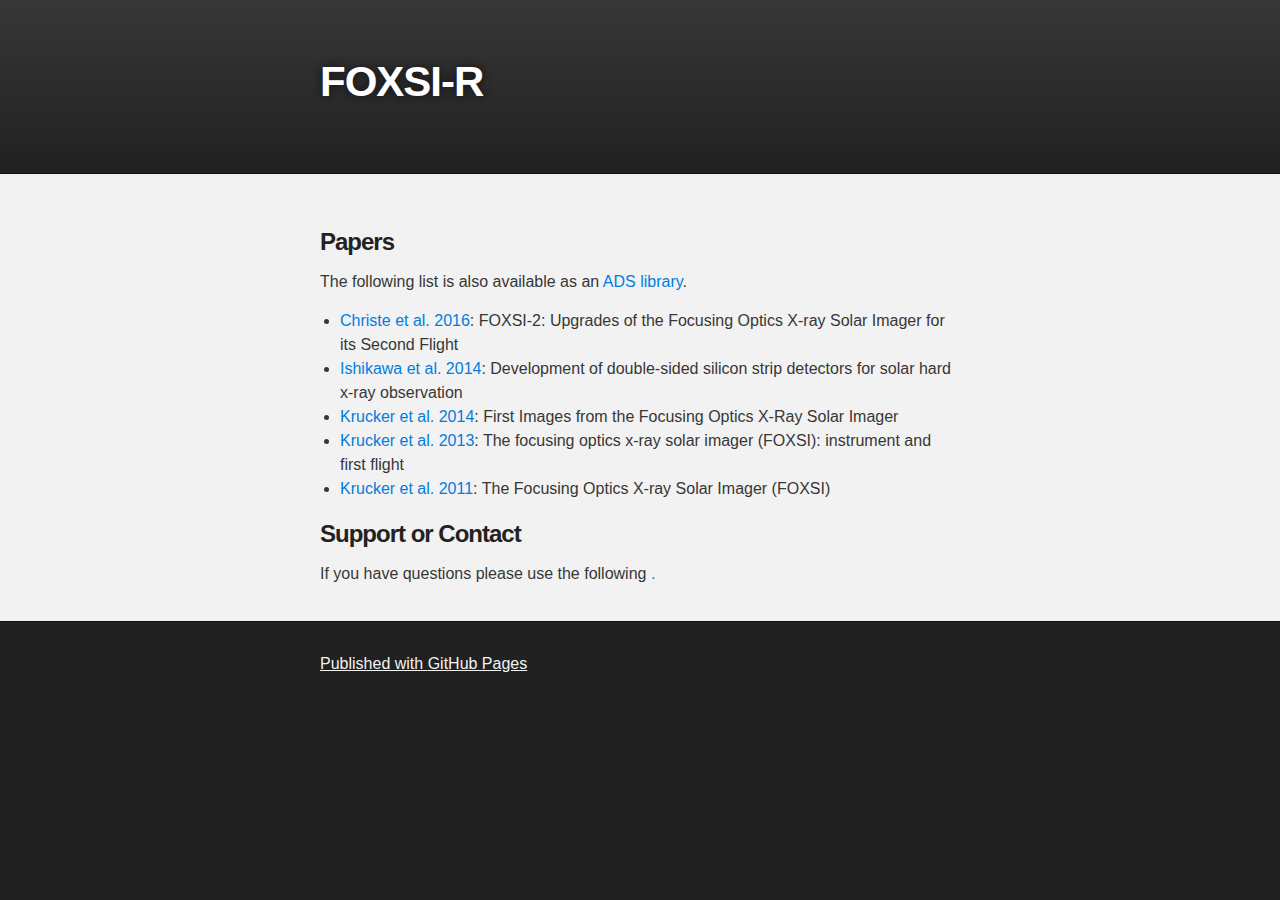
<file: index.html>
<!DOCTYPE html>
<html>

  <head>
    <meta charset='utf-8'>
    <meta http-equiv="X-UA-Compatible" content="chrome=1">
    <meta name="description" content="FOXSI : the Focusing Optics X-ray Solar Imager sounding rocket">

    <link rel="stylesheet" type="text/css" media="screen" href="stylesheets/stylesheet.css">

    <title>FOXSI-R</title>
  </head>

  <body>

    <!-- HEADER -->
    <div id="header_wrap" class="outer">
        <header class="inner">
          <h1 id="project_title">FOXSI-R</h1>
          <h2 id="project_tagline"></h2>
        </header>
    </div>

    <!-- MAIN CONTENT -->
    <div id="main_content_wrap" class="outer">
      <section id="main_content" class="inner">
        <h3>
<a id="papers" class="anchor" href="#papers" aria-hidden="true"><span aria-hidden="true" class="octicon octicon-link"></span></a>Papers</h3>
<p>
  The following list is also available as an <a href="https://ui.adsabs.harvard.edu/#/public-libraries/grPGwSnwSUOCouVZzXXkPA">ADS library</a>.
  <ul>
    <li><a href="http://www.worldscientific.com/doi/abs/10.1142/S2251171716400055">Christe et al. 2016</a>: FOXSI-2: Upgrades of the Focusing Optics X-ray Solar Imager for its Second Flight <br>
    </li>
    <li>
      <a href="https://ui.adsabs.harvard.edu/#abs/2010SPIE.7732E..0QS/abstract">Ishikawa et al. 2014</a>: Development of double-sided silicon strip detectors for solar hard x-ray observation<br>
      
    </li>
    <li>
      <a href="https://ui.adsabs.harvard.edu/#abs/2014ApJ...793L..32K/abstract">Krucker et al. 2014</a>: First Images from the Focusing Optics X-Ray Solar Imager<br>
      
    </li>
    <li>
      <a href="https://ui.adsabs.harvard.edu/#abs/2011SPIE.8147E..05K/abstract">Krucker et al. 2013</a>: The focusing optics x-ray solar imager (FOXSI): instrument and first flight<br>
    </li>
    <li>
      <a href="https://ui.adsabs.harvard.edu/#abs/2011SPIE.8147E..05K/abstract">Krucker et al. 2011</a>: The Focusing Optics X-ray Solar Imager (FOXSI)
    </li>
  </ul>
</p>

<h3>
<a id="support-or-contact" class="anchor" href="#support-or-contact" aria-hidden="true">
  <span aria-hidden="true" class="octicon octicon-link"></span></a>Support or Contact</h3>
    <p>If you have questions please use the following <a href="mailto:foxsi-sounding-rocket@@googlegroups.com?Subject=FOXSI%20question"contact</a>.</p>
      </section>
    </div>

    <!-- FOOTER  -->
    <div id="footer_wrap" class="outer">
      <footer class="inner">
        <p>Published with <a href="https://pages.github.com">GitHub Pages</a></p>
      </footer>
    </div>

    

  </body>
</html>
</file>
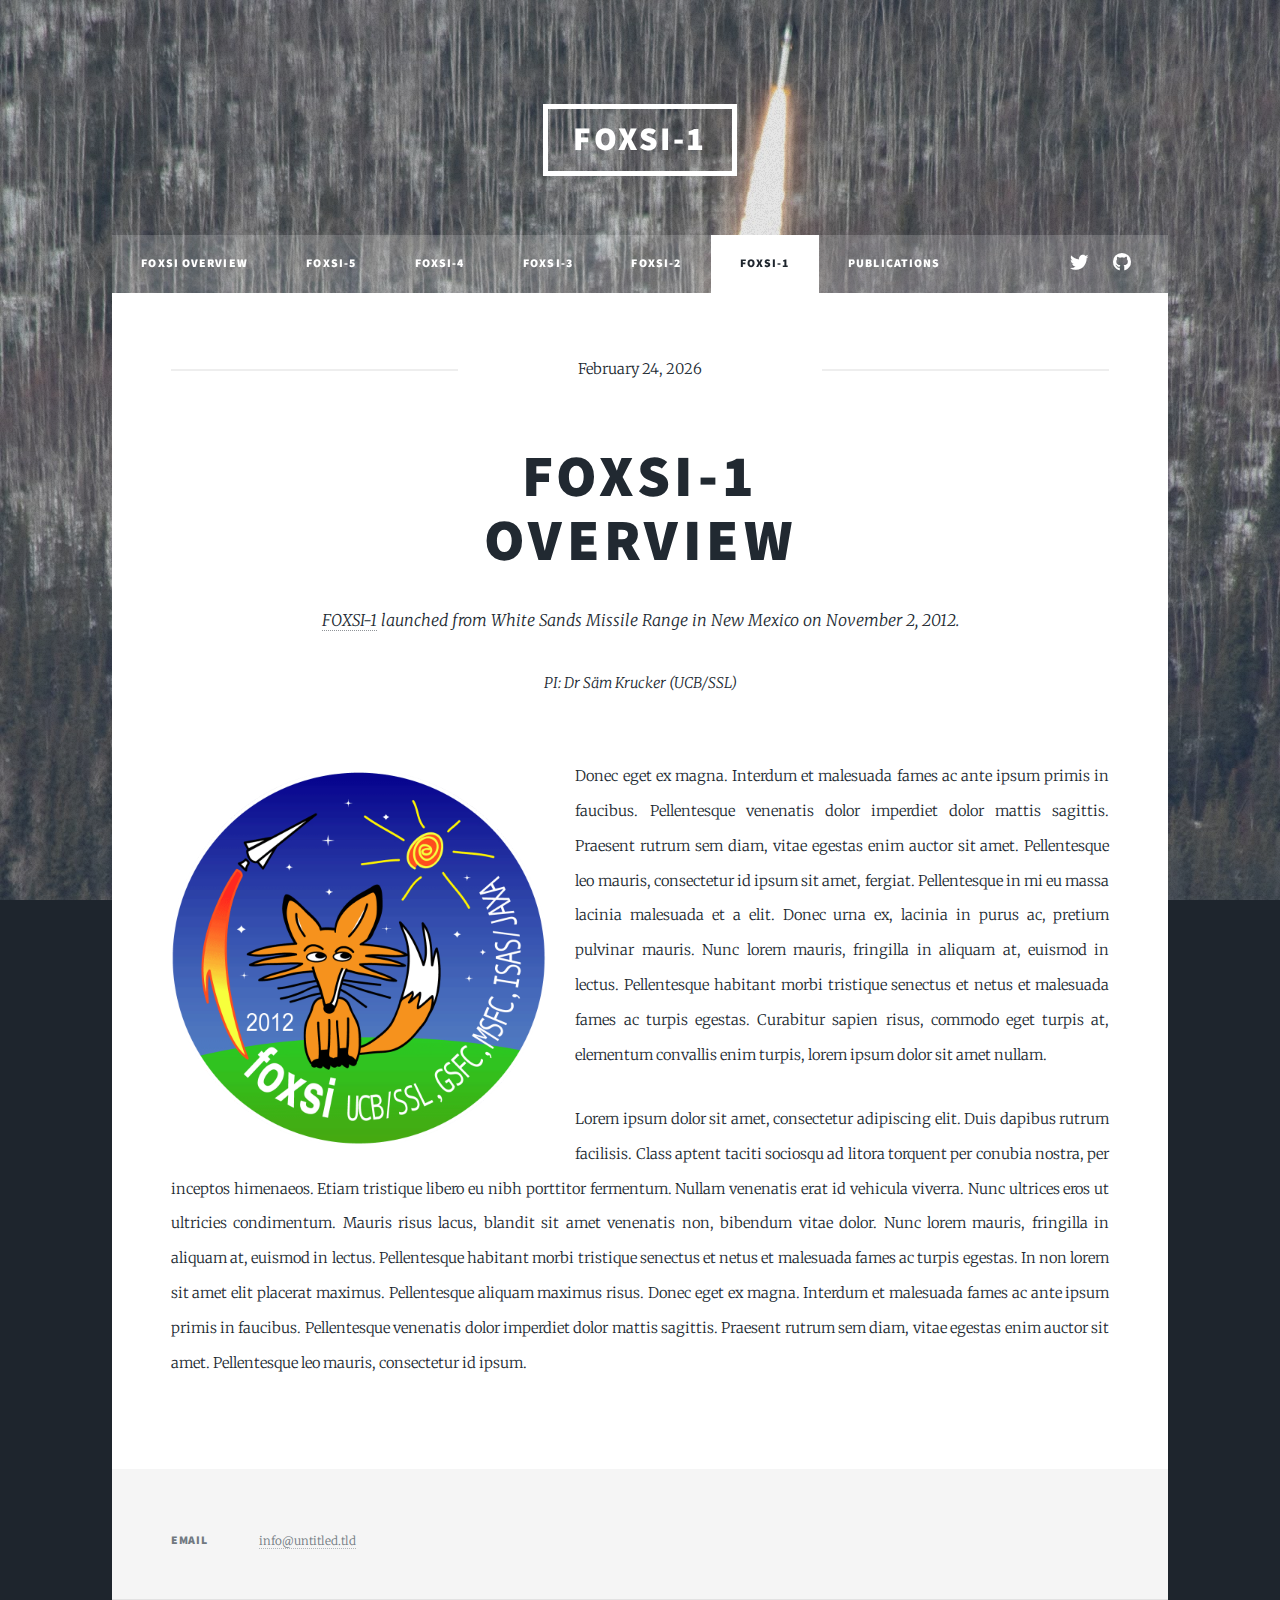
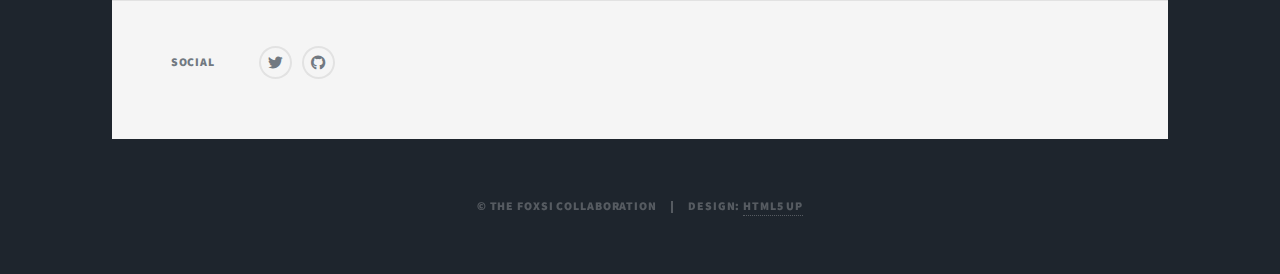
<file: foxsi1/index.html>
<!DOCTYPE HTML>
<!--
	Massively by HTML5 UP
	html5up.net | @ajlkn
	Free for personal and commercial use under the CCA 3.0 license (html5up.net/license)
-->
<html>
	<head>
		<title>FOXSI-1 Page</title>
		<link rel="icon" type="image/x-icon" href="/images/foxsi1_logo.png">
		<meta charset="utf-8" />
		<meta name="viewport" content="width=device-width, initial-scale=1, user-scalable=no" />
		<link rel="stylesheet" href="/assets/css/main.css" />
		<noscript><link rel="stylesheet" href="/assets/css/noscript.css" /></noscript>
	</head>
	<body class="is-preload">

		<!-- Wrapper -->
			<div id="wrapper">

				<!-- Header -->
					<header id="header">
						<a href="#" class="logo">FOXSI-1</a>
					</header>

				<!-- Nav -->
					<nav id="nav">
						<ul class="links">
							<li><a href="/">FOXSI Overview</a></li>
							<li><a href="/foxsi5/">FOXSI-5</a></li>
							<li><a href="/foxsi4/">FOXSI-4</a></li>
							<li><a href="/foxsi3/">FOXSI-3</a></li>
							<li><a href="/foxsi2/">FOXSI-2</a></li>
							<li class="active"><a href="/foxsi1/">FOXSI-1</a></li>
							<li><a href="/publications/">Publications</a></li>
						</ul>
						<ul class="icons">
							<li><a href="https://x.com/foxsirocket4" class="icon brands fa-twitter"><span class="label">Twitter</span></a></li>
							<li><a href="https://github.com/foxsi" class="icon brands fa-github"><span class="label">GitHub</span></a></li>
						</ul>
					</nav>

				<!-- Main -->
					<div id="main">

						<!-- Post -->
							<section class="post">
								<header class="major">
									<span class="date">February 24, 2026</span>
									<h1>FOXSI-1<br />
									Overview</h1>
									<p><a href="https://foxsi.umn.edu/launches/foxsi-1">FOXSI-1</a> launched from White Sands Missile Range in New Mexico on November 2, 2012.<br /></p>
									<p>PI: Dr Säm Krucker (UCB/SSL)</p>
								</header>
								<div class="image left"><img src="/images/foxsi1_logo.png" alt="" /></div>
								<p>Donec eget ex magna. Interdum et malesuada fames ac ante ipsum primis in faucibus. Pellentesque venenatis dolor imperdiet dolor mattis sagittis. Praesent rutrum sem diam, vitae egestas enim auctor sit amet. Pellentesque leo mauris, consectetur id ipsum sit amet, fergiat. Pellentesque in mi eu massa lacinia malesuada et a elit. Donec urna ex, lacinia in purus ac, pretium pulvinar mauris. Nunc lorem mauris, fringilla in aliquam at, euismod in lectus. Pellentesque habitant morbi tristique senectus et netus et malesuada fames ac turpis egestas. Curabitur sapien risus, commodo eget turpis at, elementum convallis enim turpis, lorem ipsum dolor sit amet nullam.</p>
								<p>Lorem ipsum dolor sit amet, consectetur adipiscing elit. Duis dapibus rutrum facilisis. Class aptent taciti sociosqu ad litora torquent per conubia nostra, per inceptos himenaeos. Etiam tristique libero eu nibh porttitor fermentum. Nullam venenatis erat id vehicula viverra. Nunc ultrices eros ut ultricies condimentum. Mauris risus lacus, blandit sit amet venenatis non, bibendum vitae dolor. Nunc lorem mauris, fringilla in aliquam at, euismod in lectus. Pellentesque habitant morbi tristique senectus et netus et malesuada fames ac turpis egestas. In non lorem sit amet elit placerat maximus. Pellentesque aliquam maximus risus. Donec eget ex magna. Interdum et malesuada fames ac ante ipsum primis in faucibus. Pellentesque venenatis dolor imperdiet dolor mattis sagittis. Praesent rutrum sem diam, vitae egestas enim auctor sit amet. Pellentesque leo mauris, consectetur id ipsum.</p>
							</section>

					</div>

				<!-- Footer -->
					<footer id="footer">
						<section class="split contact">
							<section>
								<h3>Email</h3>
								<p><a href="#">info@untitled.tld</a></p>
							</section>
							<section>
								<h3>Social</h3>
								<ul class="icons alt">
									<li><a href="https://x.com/foxsirocket4" class="icon brands fa-twitter"><span class="label">Twitter</span></a></li>
									<li><a href="https://github.com/foxsi" class="icon brands fa-github"><span class="label">GitHub</span></a></li>
								</ul>
							</section>
						</section>
					</footer>

				<!-- Copyright -->
					<div id="copyright">
						<ul><li>&copy; The FOXSI Collaboration</li><li>Design: <a href="https://html5up.net">HTML5 UP</a></li></ul>
					</div>

			</div>

		<!-- Scripts -->
			<script src="/assets/js/jquery.min.js"></script>
			<script src="/assets/js/jquery.scrollex.min.js"></script>
			<script src="/assets/js/jquery.scrolly.min.js"></script>
			<script src="/assets/js/browser.min.js"></script>
			<script src="/assets/js/breakpoints.min.js"></script>
			<script src="/assets/js/util.js"></script>
			<script src="/assets/js/main.js"></script>

	</body>
</html>
</file>
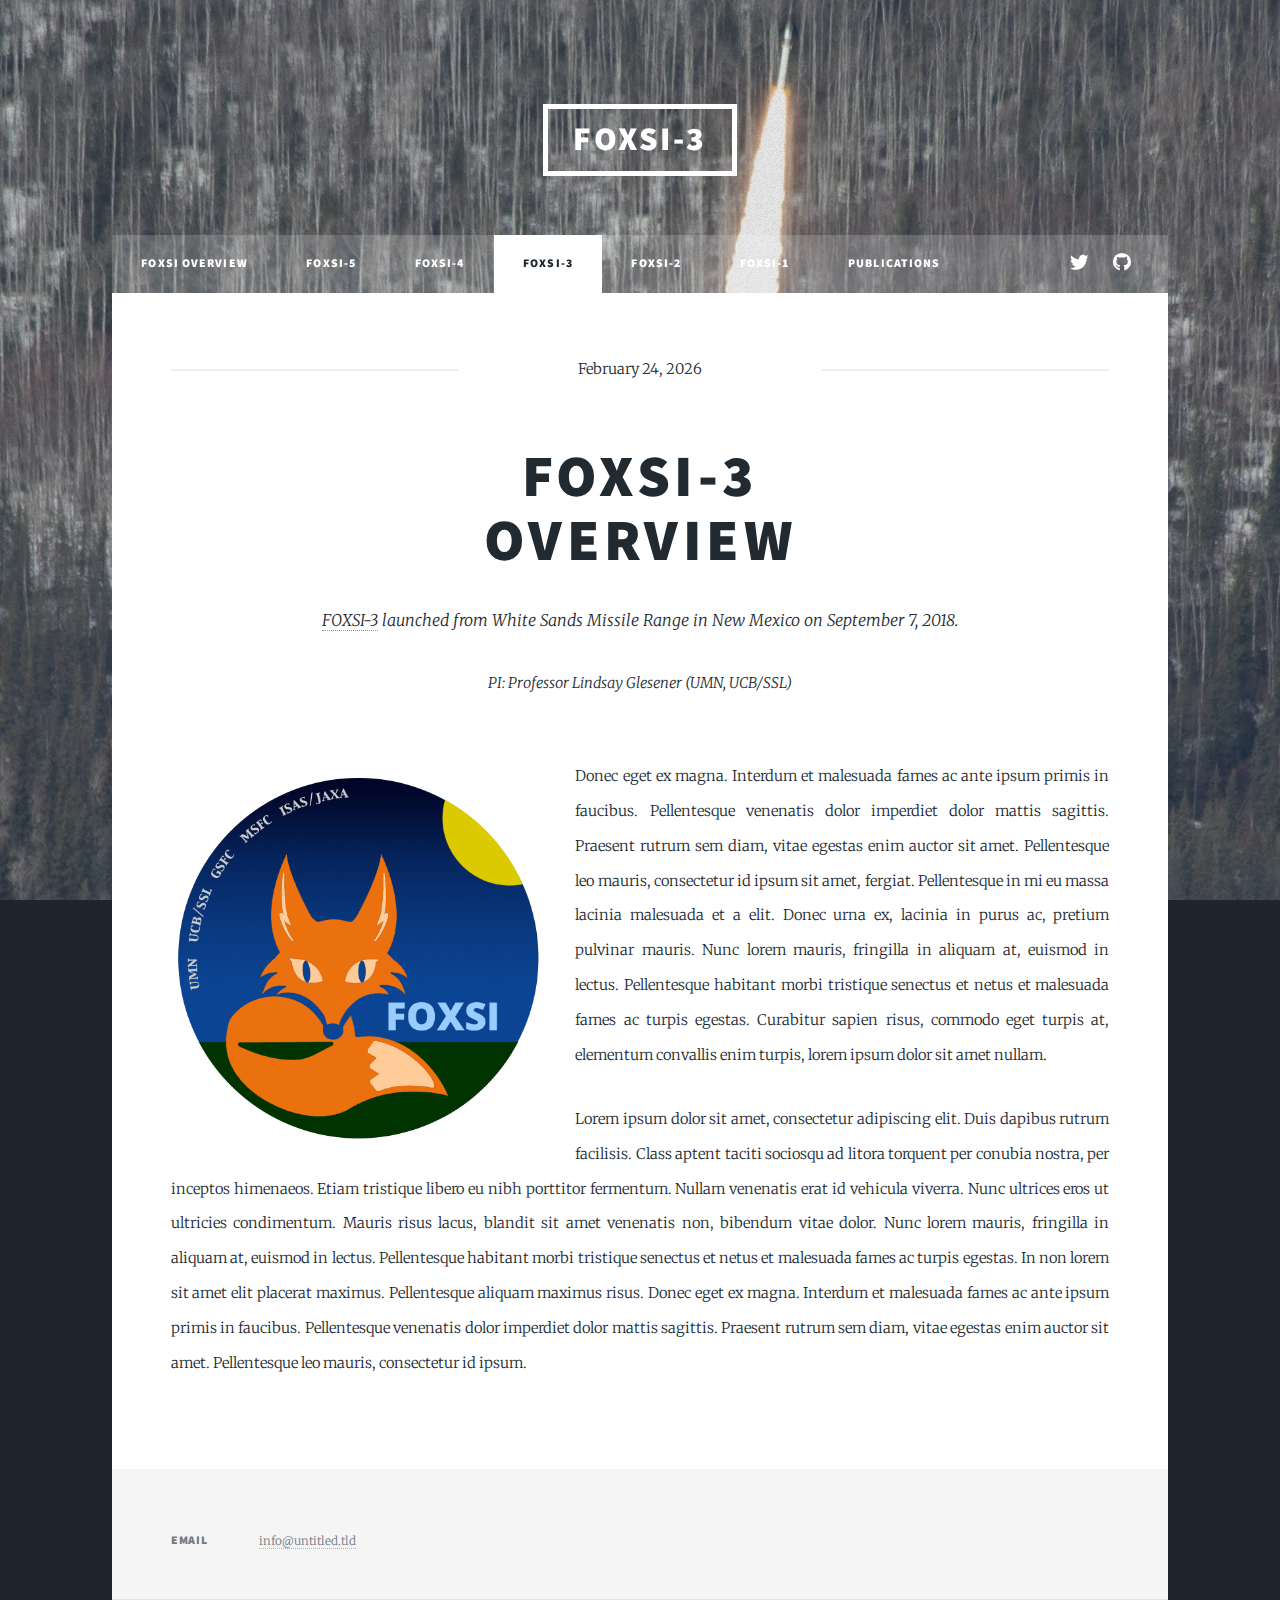
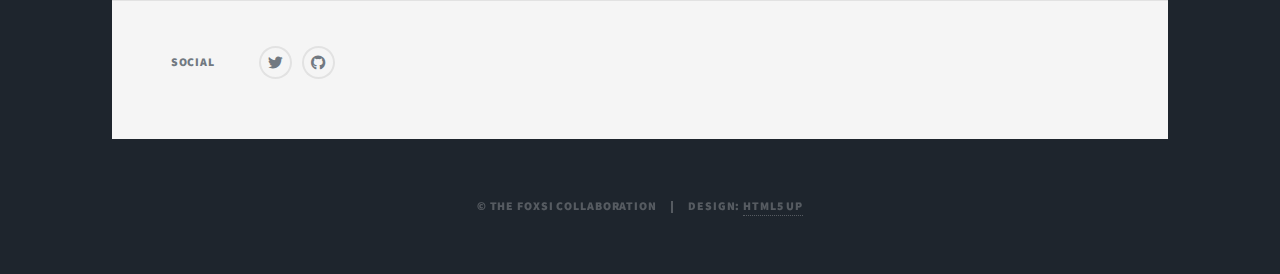
<file: foxsi3/index.html>
<!DOCTYPE HTML>
<!--
	Massively by HTML5 UP
	html5up.net | @ajlkn
	Free for personal and commercial use under the CCA 3.0 license (html5up.net/license)
-->
<html>
	<head>
		<title>FOXSI-3 Page</title>
		<link rel="icon" type="image/x-icon" href="/images/foxsi3_logo.png">
		<meta charset="utf-8" />
		<meta name="viewport" content="width=device-width, initial-scale=1, user-scalable=no" />
		<link rel="stylesheet" href="/assets/css/main.css" />
		<noscript><link rel="stylesheet" href="/assets/css/noscript.css" /></noscript>
	</head>
	<body class="is-preload">

		<!-- Wrapper -->
			<div id="wrapper">

				<!-- Header -->
					<header id="header">
						<a href="#" class="logo">FOXSI-3</a>
					</header>

				<!-- Nav -->
					<nav id="nav">
						<ul class="links">
							<li><a href="/">FOXSI Overview</a></li>
							<li><a href="/foxsi5/">FOXSI-5</a></li>
							<li><a href="/foxsi4/">FOXSI-4</a></li>
							<li class="active"><a href="/foxsi3/">FOXSI-3</a></li>
							<li><a href="/foxsi2/">FOXSI-2</a></li>
							<li><a href="/foxsi1/">FOXSI-1</a></li>
							<li><a href="/publications/">Publications</a></li>
						</ul>
						<ul class="icons">
							<li><a href="https://x.com/foxsirocket4" class="icon brands fa-twitter"><span class="label">Twitter</span></a></li>
							<li><a href="https://github.com/foxsi" class="icon brands fa-github"><span class="label">GitHub</span></a></li>
						</ul>
					</nav>

				<!-- Main -->
					<div id="main">

						<!-- Post -->
							<section class="post">
								<header class="major">
									<span class="date">February 24, 2026</span>
									<h1>FOXSI-3<br />
									Overview</h1>
									<p><a href="https://foxsi.umn.edu/launches/foxsi-3">FOXSI-3</a> launched from White Sands Missile Range in New Mexico on September 7, 2018.<br /></p>
									<p>PI: Professor Lindsay Glesener (UMN, UCB/SSL)</p>
								</header>
								<div class="image left"><img src="/images/foxsi3_logo.png" alt="" /></div>
								<p>Donec eget ex magna. Interdum et malesuada fames ac ante ipsum primis in faucibus. Pellentesque venenatis dolor imperdiet dolor mattis sagittis. Praesent rutrum sem diam, vitae egestas enim auctor sit amet. Pellentesque leo mauris, consectetur id ipsum sit amet, fergiat. Pellentesque in mi eu massa lacinia malesuada et a elit. Donec urna ex, lacinia in purus ac, pretium pulvinar mauris. Nunc lorem mauris, fringilla in aliquam at, euismod in lectus. Pellentesque habitant morbi tristique senectus et netus et malesuada fames ac turpis egestas. Curabitur sapien risus, commodo eget turpis at, elementum convallis enim turpis, lorem ipsum dolor sit amet nullam.</p>
								<p>Lorem ipsum dolor sit amet, consectetur adipiscing elit. Duis dapibus rutrum facilisis. Class aptent taciti sociosqu ad litora torquent per conubia nostra, per inceptos himenaeos. Etiam tristique libero eu nibh porttitor fermentum. Nullam venenatis erat id vehicula viverra. Nunc ultrices eros ut ultricies condimentum. Mauris risus lacus, blandit sit amet venenatis non, bibendum vitae dolor. Nunc lorem mauris, fringilla in aliquam at, euismod in lectus. Pellentesque habitant morbi tristique senectus et netus et malesuada fames ac turpis egestas. In non lorem sit amet elit placerat maximus. Pellentesque aliquam maximus risus. Donec eget ex magna. Interdum et malesuada fames ac ante ipsum primis in faucibus. Pellentesque venenatis dolor imperdiet dolor mattis sagittis. Praesent rutrum sem diam, vitae egestas enim auctor sit amet. Pellentesque leo mauris, consectetur id ipsum.</p>
							</section>

					</div>

				<!-- Footer -->
					<footer id="footer">
						<section class="split contact">
							<section>
								<h3>Email</h3>
								<p><a href="#">info@untitled.tld</a></p>
							</section>
							<section>
								<h3>Social</h3>
								<ul class="icons alt">
									<li><a href="https://x.com/foxsirocket4" class="icon brands fa-twitter"><span class="label">Twitter</span></a></li>
									<li><a href="https://github.com/foxsi" class="icon brands fa-github"><span class="label">GitHub</span></a></li>
								</ul>
							</section>
						</section>
					</footer>

				<!-- Copyright -->
					<div id="copyright">
						<ul><li>&copy; The FOXSI Collaboration</li><li>Design: <a href="https://html5up.net">HTML5 UP</a></li></ul>
					</div>

			</div>

		<!-- Scripts -->
			<script src="/assets/js/jquery.min.js"></script>
			<script src="/assets/js/jquery.scrollex.min.js"></script>
			<script src="/assets/js/jquery.scrolly.min.js"></script>
			<script src="/assets/js/browser.min.js"></script>
			<script src="/assets/js/breakpoints.min.js"></script>
			<script src="/assets/js/util.js"></script>
			<script src="/assets/js/main.js"></script>

	</body>
</html>
</file>
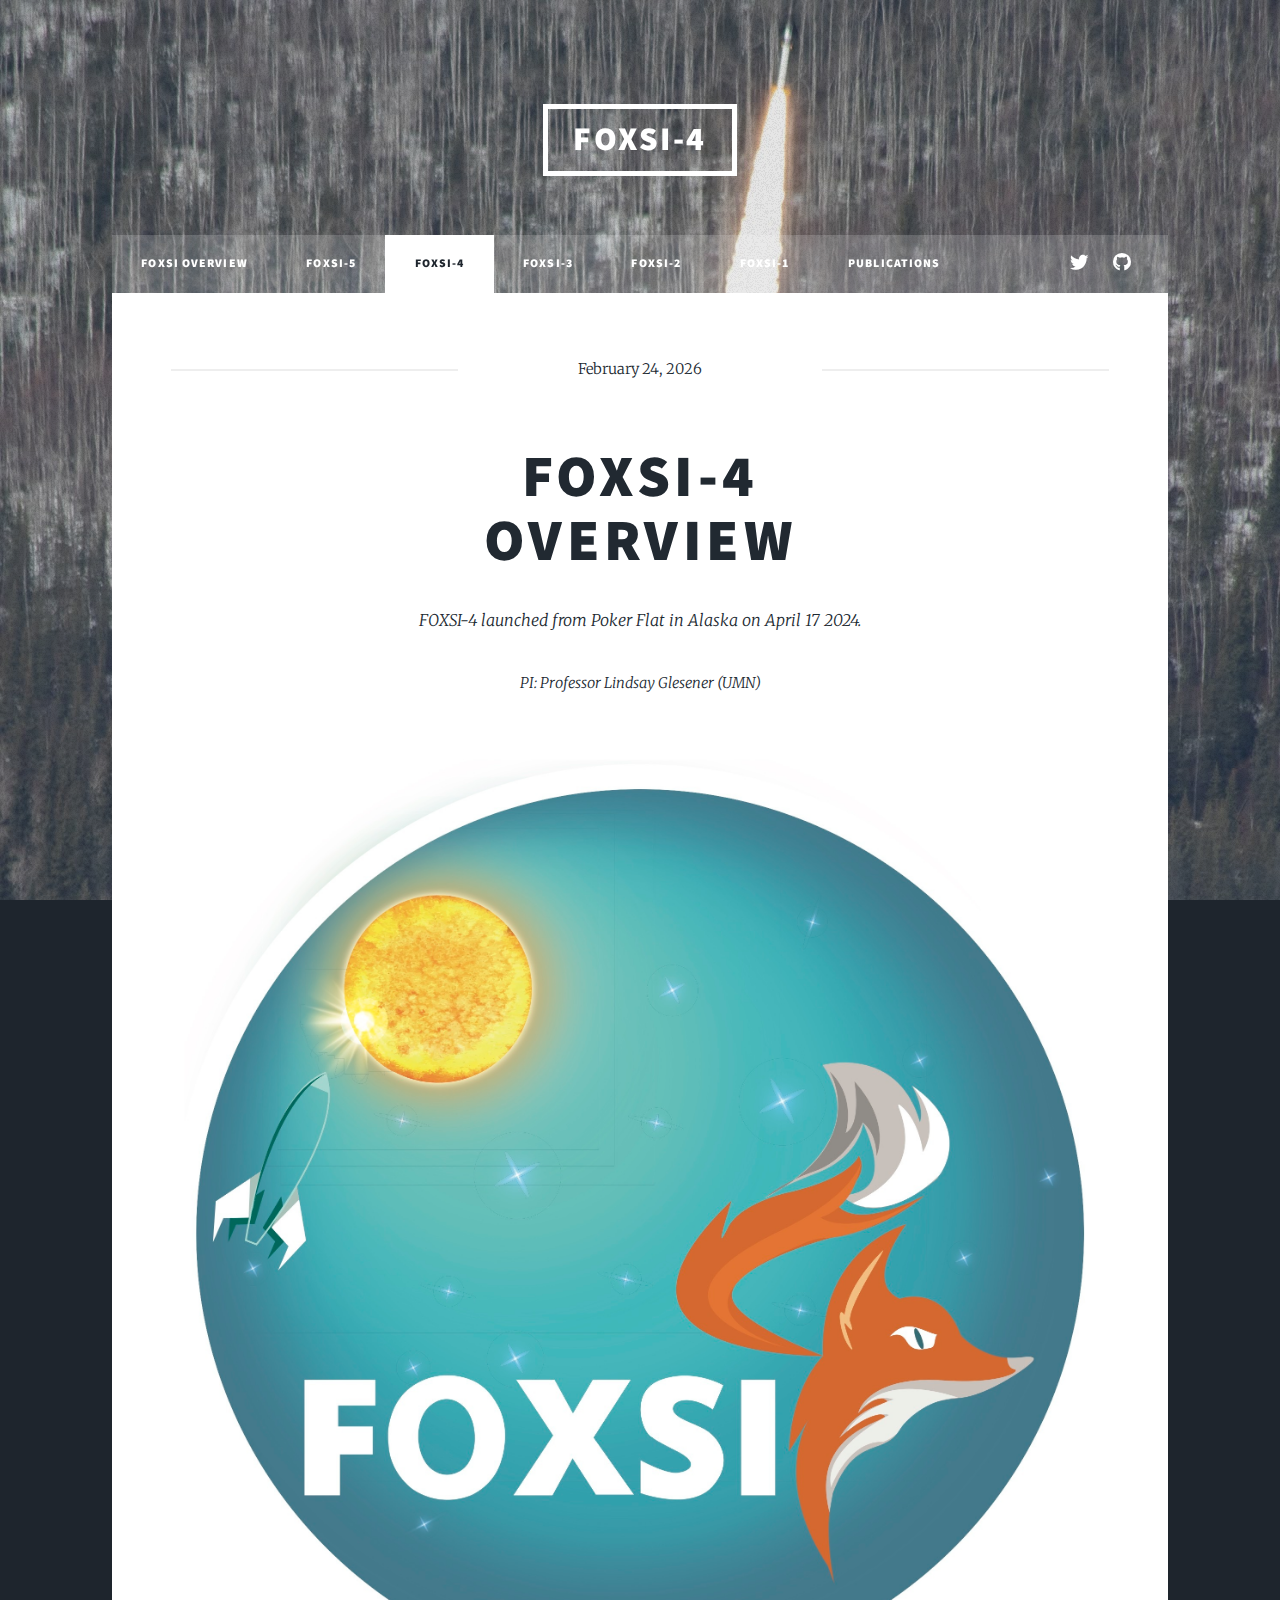
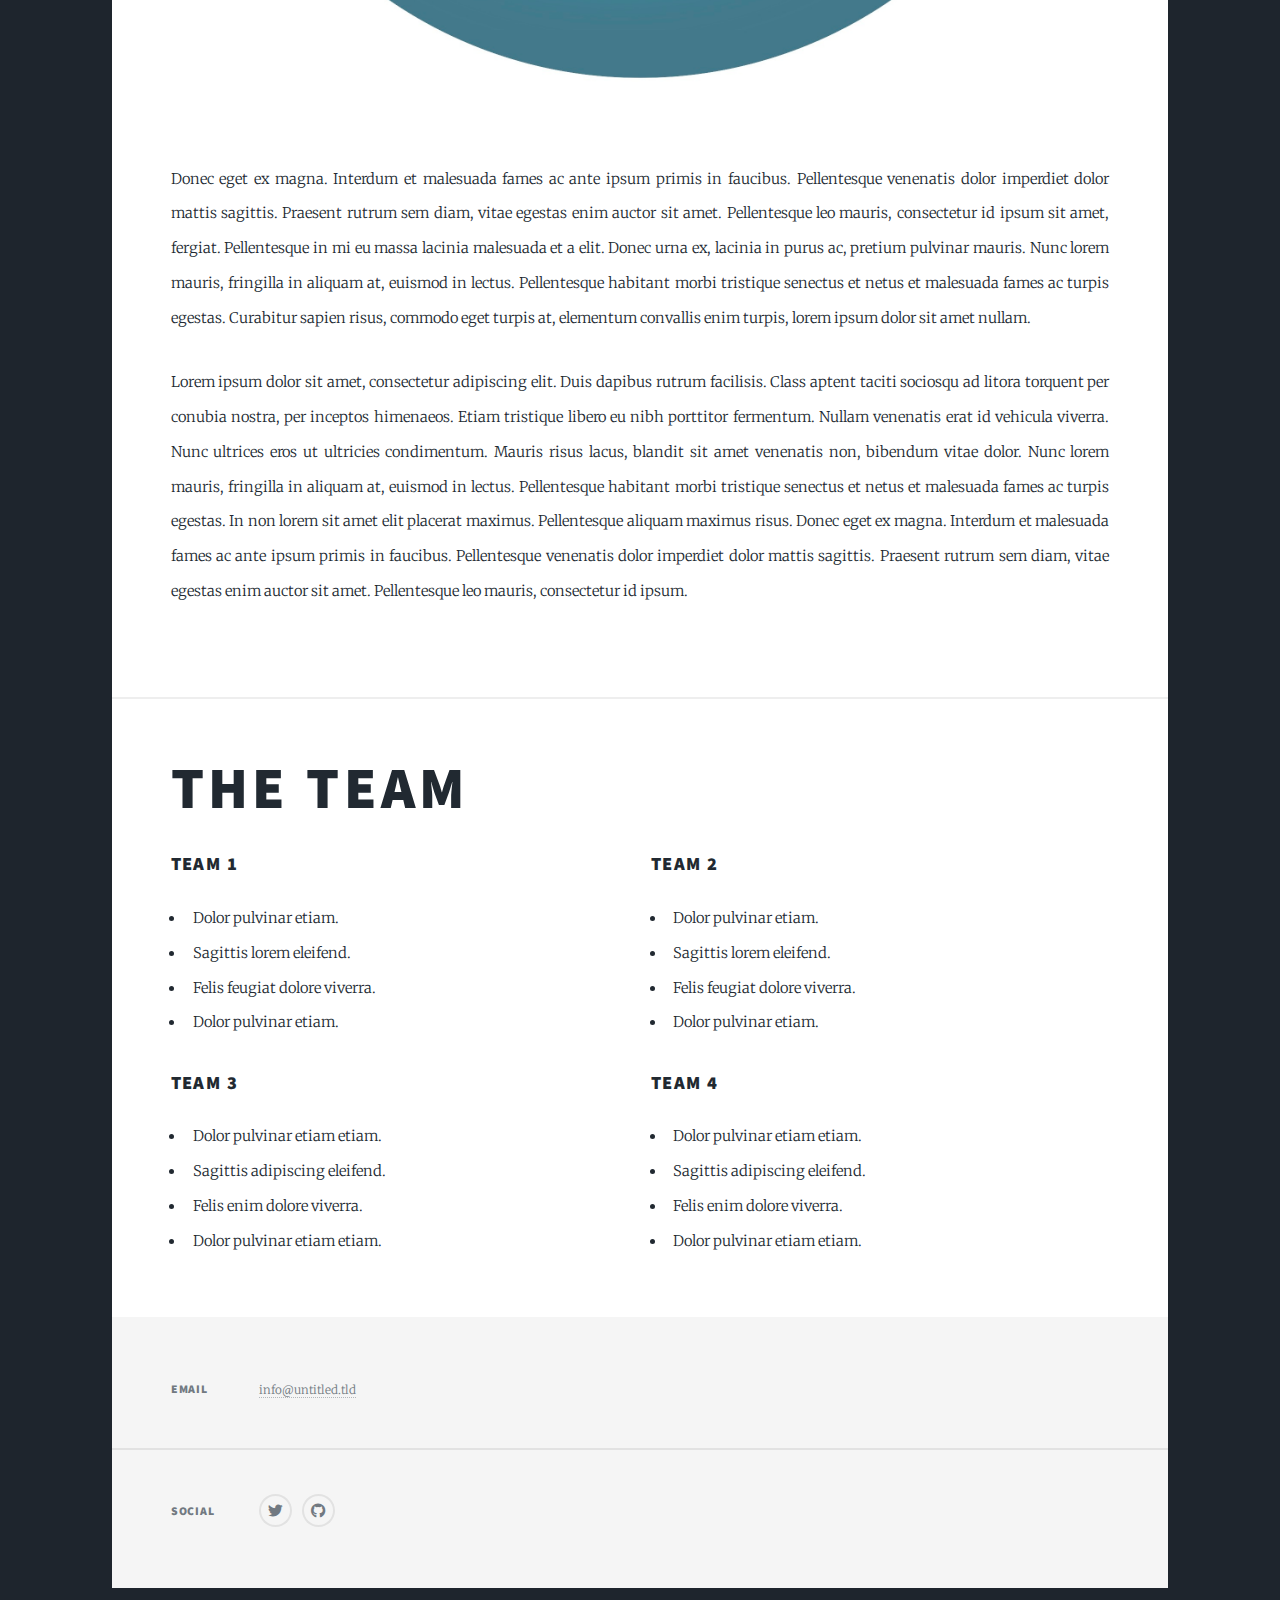
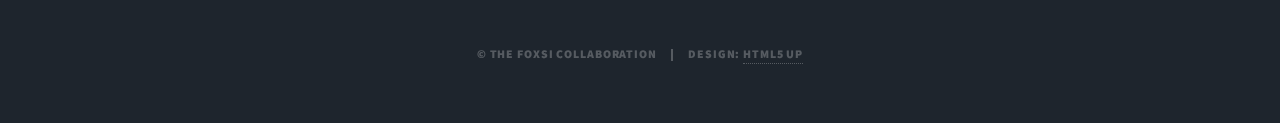
<file: foxsi4/index.html>
<!DOCTYPE HTML>
<!--
	Massively by HTML5 UP
	html5up.net | @ajlkn
	Free for personal and commercial use under the CCA 3.0 license (html5up.net/license)
-->
<html>
	<head>
		<title>FOXSI-4 Page</title>
		<link rel="icon" type="image/x-icon" href="/images/foxsi4_logo.png">
		<meta charset="utf-8" />
		<meta name="viewport" content="width=device-width, initial-scale=1, user-scalable=no" />
		<link rel="stylesheet" href="/assets/css/main.css" />
		<noscript><link rel="stylesheet" href="/assets/css/noscript.css" /></noscript>
	</head>
	<body class="is-preload">

		<!-- Wrapper -->
			<div id="wrapper">

				<!-- Header -->
					<header id="header">
						<a href="#" class="logo">FOXSI-4</a>
					</header>

				<!-- Nav -->
					<nav id="nav">
						<ul class="links">
							<li><a href="/">FOXSI Overview</a></li>
							<li><a href="/foxsi5/">FOXSI-5</a></li>
							<li class="active"><a href="/foxsi4/">FOXSI-4</a></li>
							<li><a href="/foxsi3/">FOXSI-3</a></li>
							<li><a href="/foxsi2/">FOXSI-2</a></li>
							<li><a href="/foxsi1/">FOXSI-1</a></li>
							<li><a href="/publications/">Publications</a></li>
						</ul>
						<ul class="icons">
							<li><a href="https://x.com/foxsirocket4" class="icon brands fa-twitter"><span class="label">Twitter</span></a></li>
							<li><a href="https://github.com/foxsi" class="icon brands fa-github"><span class="label">GitHub</span></a></li>
						</ul>
					</nav>

				<!-- Main -->
					<div id="main">

						<!-- Post -->
							<section class="post">
								<header class="major">
									<span class="date">February 24, 2026</span>
									<h1>FOXSI-4<br />
									Overview</h1>
									<p>FOXSI-4 launched from Poker Flat in Alaska on April 17 2024.<br /></p>
									<p>PI: Professor Lindsay Glesener (UMN)</p>
								</header>
								<div class="image main"><img src="/images/foxsi4_logo.png" alt="" /></div>
								<p>Donec eget ex magna. Interdum et malesuada fames ac ante ipsum primis in faucibus. Pellentesque venenatis dolor imperdiet dolor mattis sagittis. Praesent rutrum sem diam, vitae egestas enim auctor sit amet. Pellentesque leo mauris, consectetur id ipsum sit amet, fergiat. Pellentesque in mi eu massa lacinia malesuada et a elit. Donec urna ex, lacinia in purus ac, pretium pulvinar mauris. Nunc lorem mauris, fringilla in aliquam at, euismod in lectus. Pellentesque habitant morbi tristique senectus et netus et malesuada fames ac turpis egestas. Curabitur sapien risus, commodo eget turpis at, elementum convallis enim turpis, lorem ipsum dolor sit amet nullam.</p>
								<p>Lorem ipsum dolor sit amet, consectetur adipiscing elit. Duis dapibus rutrum facilisis. Class aptent taciti sociosqu ad litora torquent per conubia nostra, per inceptos himenaeos. Etiam tristique libero eu nibh porttitor fermentum. Nullam venenatis erat id vehicula viverra. Nunc ultrices eros ut ultricies condimentum. Mauris risus lacus, blandit sit amet venenatis non, bibendum vitae dolor. Nunc lorem mauris, fringilla in aliquam at, euismod in lectus. Pellentesque habitant morbi tristique senectus et netus et malesuada fames ac turpis egestas. In non lorem sit amet elit placerat maximus. Pellentesque aliquam maximus risus. Donec eget ex magna. Interdum et malesuada fames ac ante ipsum primis in faucibus. Pellentesque venenatis dolor imperdiet dolor mattis sagittis. Praesent rutrum sem diam, vitae egestas enim auctor sit amet. Pellentesque leo mauris, consectetur id ipsum.</p>
							</section>
							<section>
								<h1>The Team</h1>
									<div class="row">
										<div class="col-6 col-12-small">

											<h3>Team 1</h3>
											<ul class="alt">
												<li>Dolor pulvinar etiam.</li>
												<li>Sagittis lorem eleifend.</li>
												<li>Felis feugiat dolore viverra.</li>
												<li>Dolor pulvinar etiam.</li>
											</ul>

											<h3>Team 3</h3>
											<ul class="alt">
												<li>Dolor pulvinar etiam etiam.</li>
												<li>Sagittis adipiscing eleifend.</li>
												<li>Felis enim dolore viverra.</li>
												<li>Dolor pulvinar etiam etiam.</li>
											</ul>

										</div>
								
										<div class="col-6 col-12-small">

											<h3>Team 2</h3>
											<ul class="alt">
												<li>Dolor pulvinar etiam.</li>
												<li>Sagittis lorem eleifend.</li>
												<li>Felis feugiat dolore viverra.</li>
												<li>Dolor pulvinar etiam.</li>
											</ul>

											<h3>Team 4</h3>
											<ul class="alt">
												<li>Dolor pulvinar etiam etiam.</li>
												<li>Sagittis adipiscing eleifend.</li>
												<li>Felis enim dolore viverra.</li>
												<li>Dolor pulvinar etiam etiam.</li>
											</ul>

										</div>
									</div>
							</section>

					</div>

				<!-- Footer -->
					<footer id="footer">
						<section class="split contact">
							<section>
								<h3>Email</h3>
								<p><a href="#">info@untitled.tld</a></p>
							</section>
							<section>
								<h3>Social</h3>
								<ul class="icons alt">
									<li><a href="https://x.com/foxsirocket4" class="icon brands fa-twitter"><span class="label">Twitter</span></a></li>
									<li><a href="https://github.com/foxsi" class="icon brands fa-github"><span class="label">GitHub</span></a></li>
								</ul>
							</section>
						</section>
					</footer>

				<!-- Copyright -->
					<div id="copyright">
						<ul><li>&copy; The FOXSI Collaboration</li><li>Design: <a href="https://html5up.net">HTML5 UP</a></li></ul>
					</div>

			</div>

		<!-- Scripts -->
			<script src="/assets/js/jquery.min.js"></script>
			<script src="/assets/js/jquery.scrollex.min.js"></script>
			<script src="/assets/js/jquery.scrolly.min.js"></script>
			<script src="/assets/js/browser.min.js"></script>
			<script src="/assets/js/breakpoints.min.js"></script>
			<script src="/assets/js/util.js"></script>
			<script src="/assets/js/main.js"></script>

	</body>
</html>
</file>
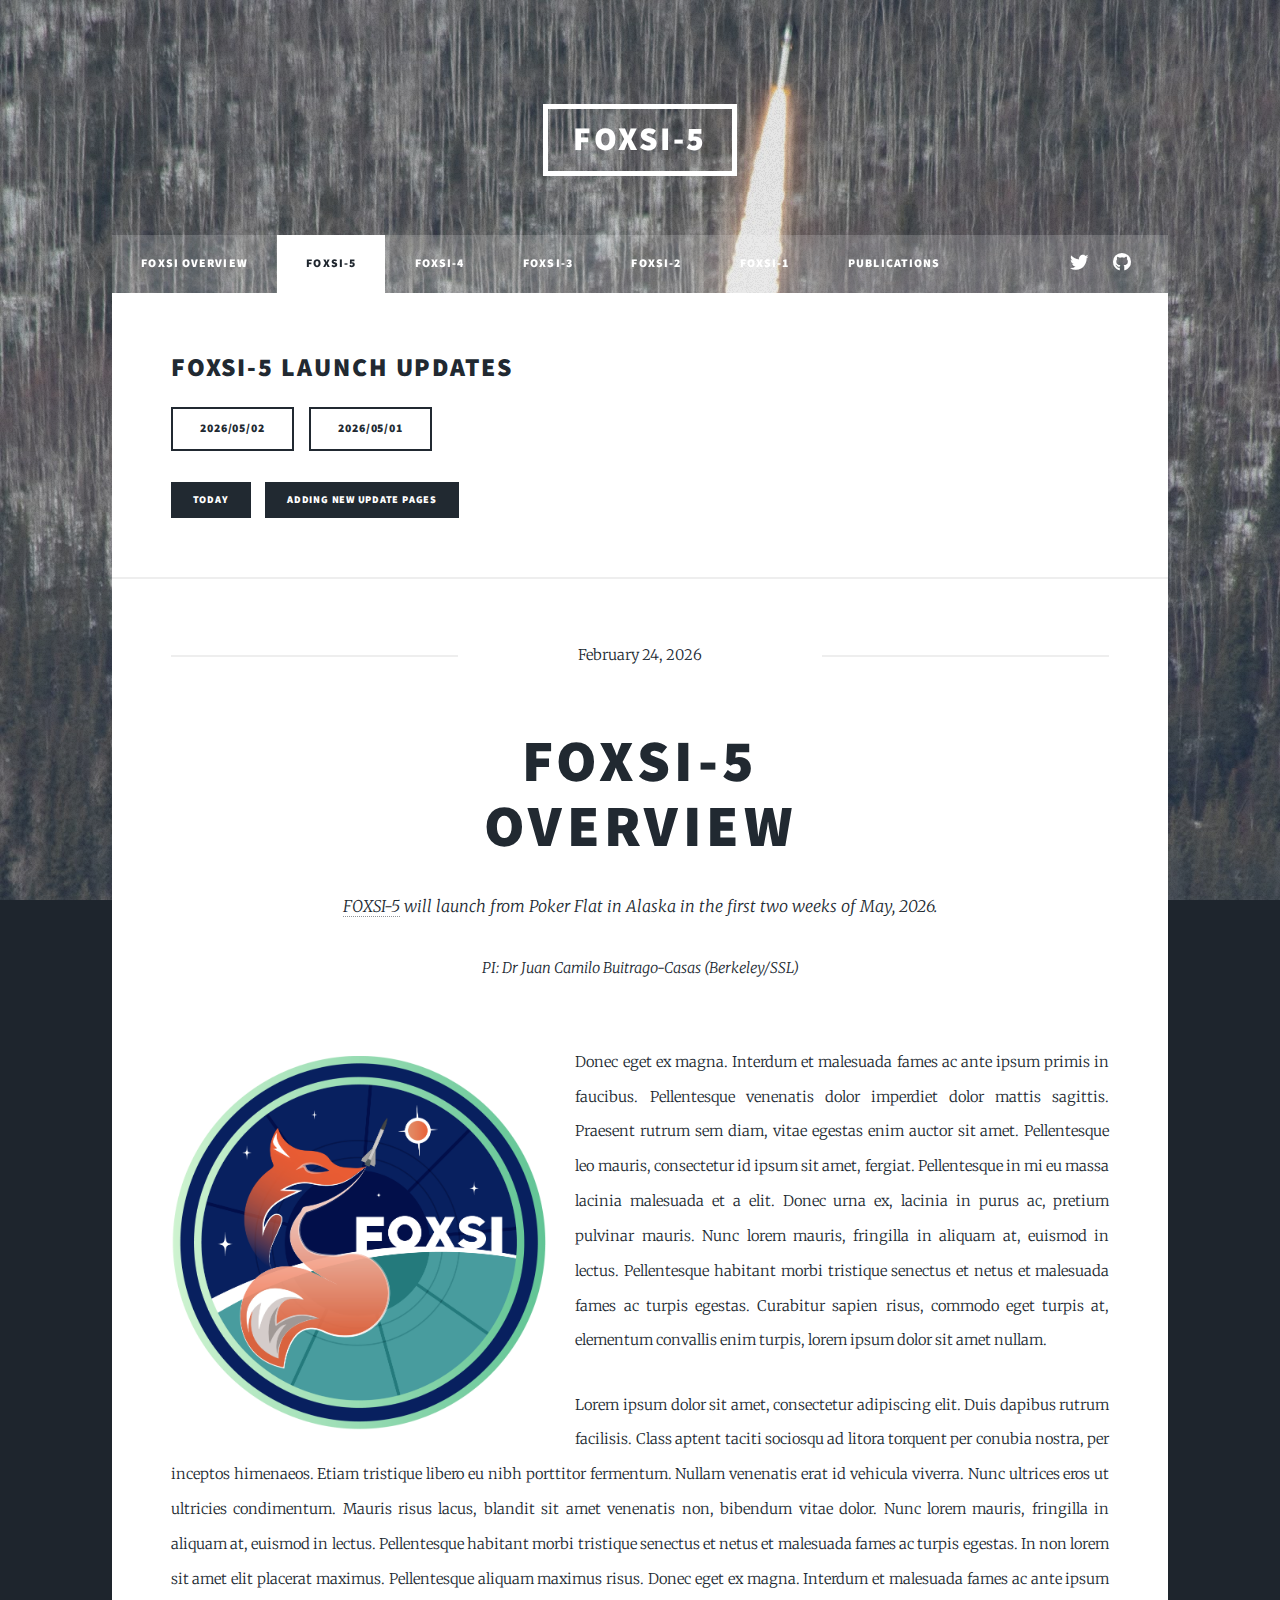
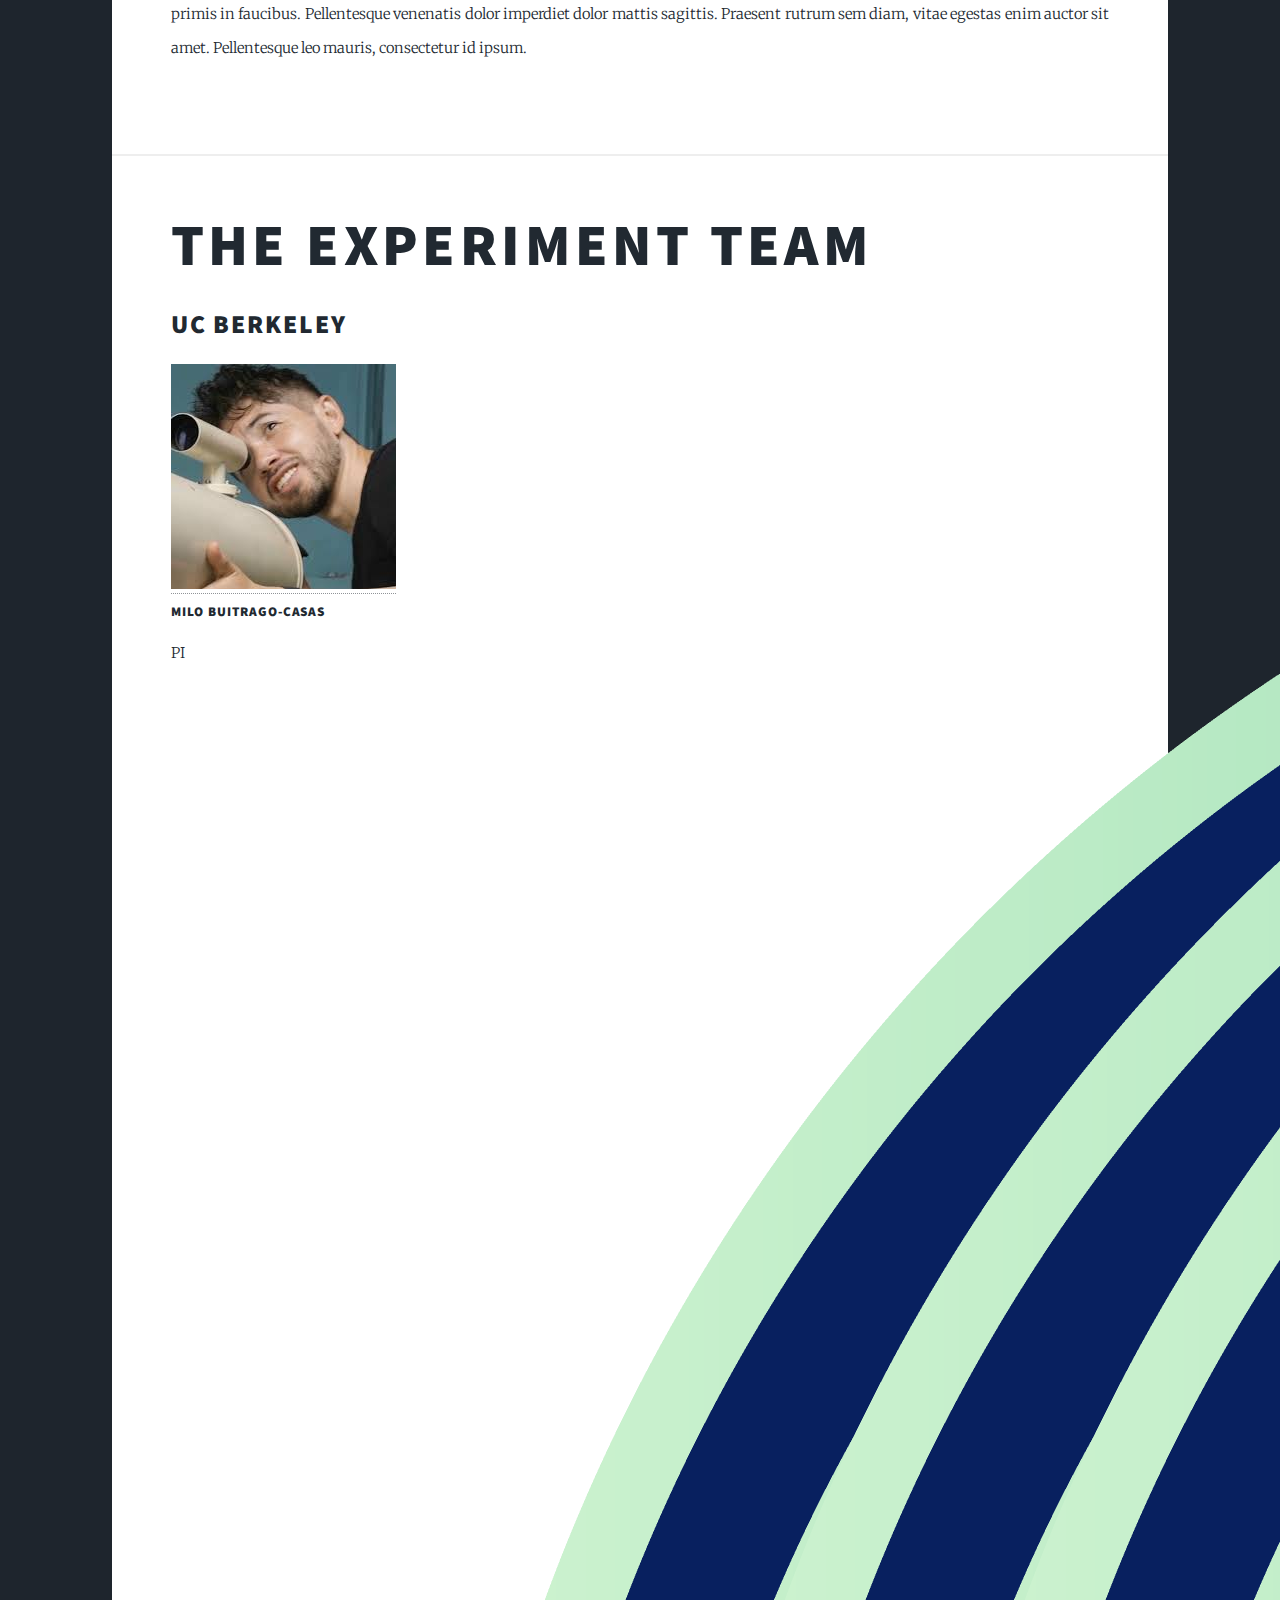
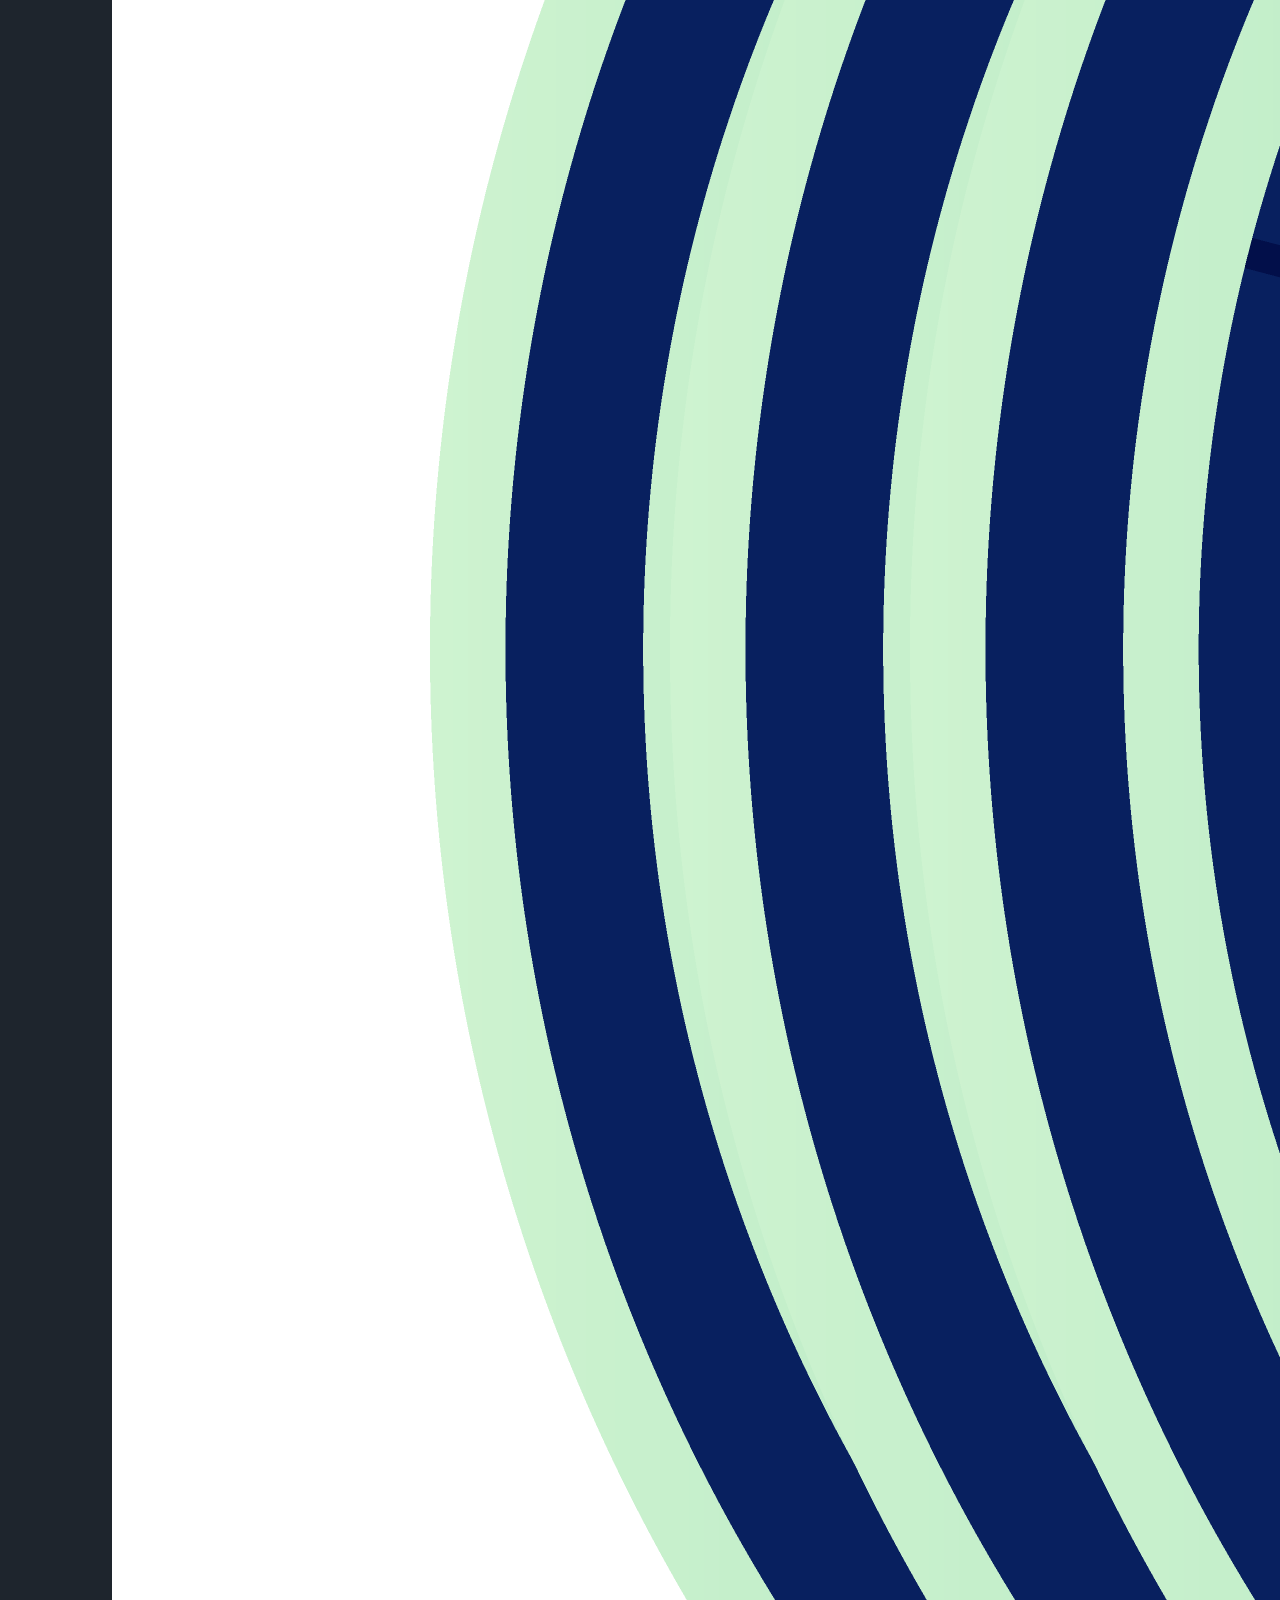
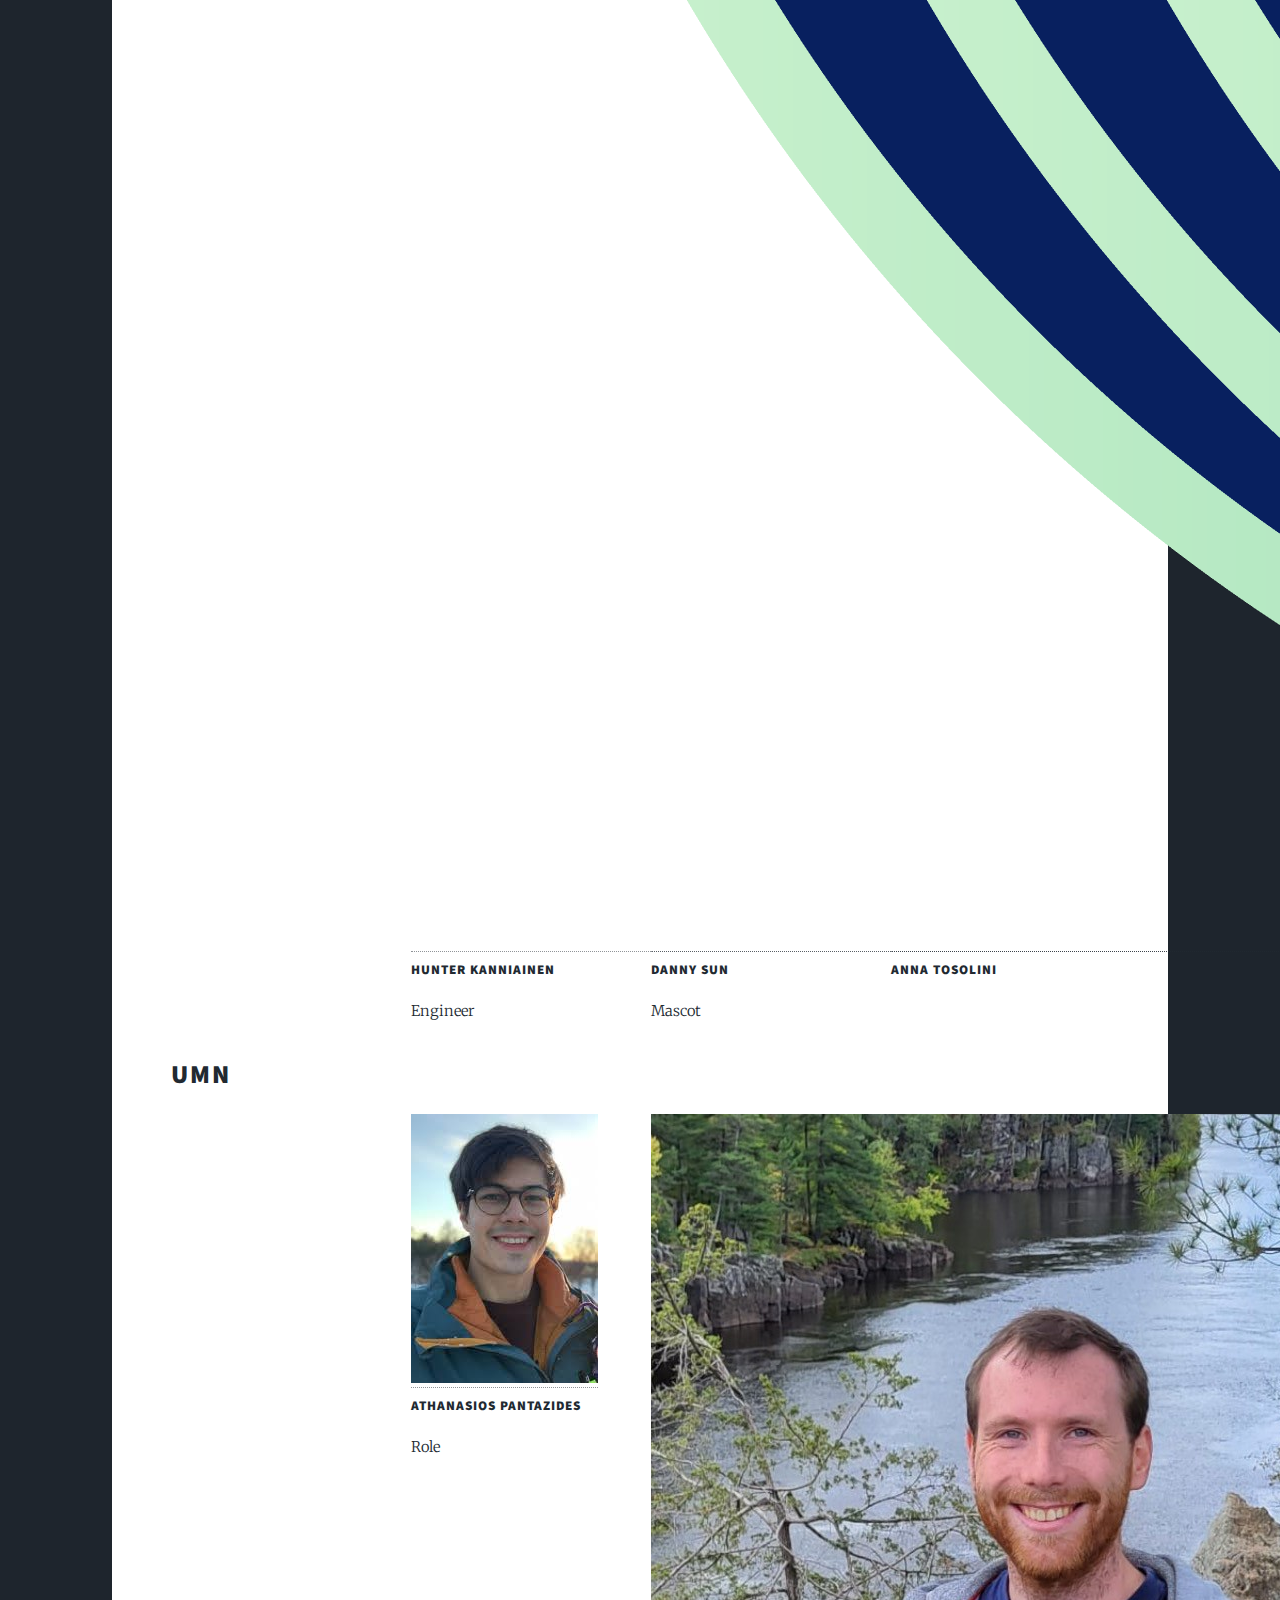
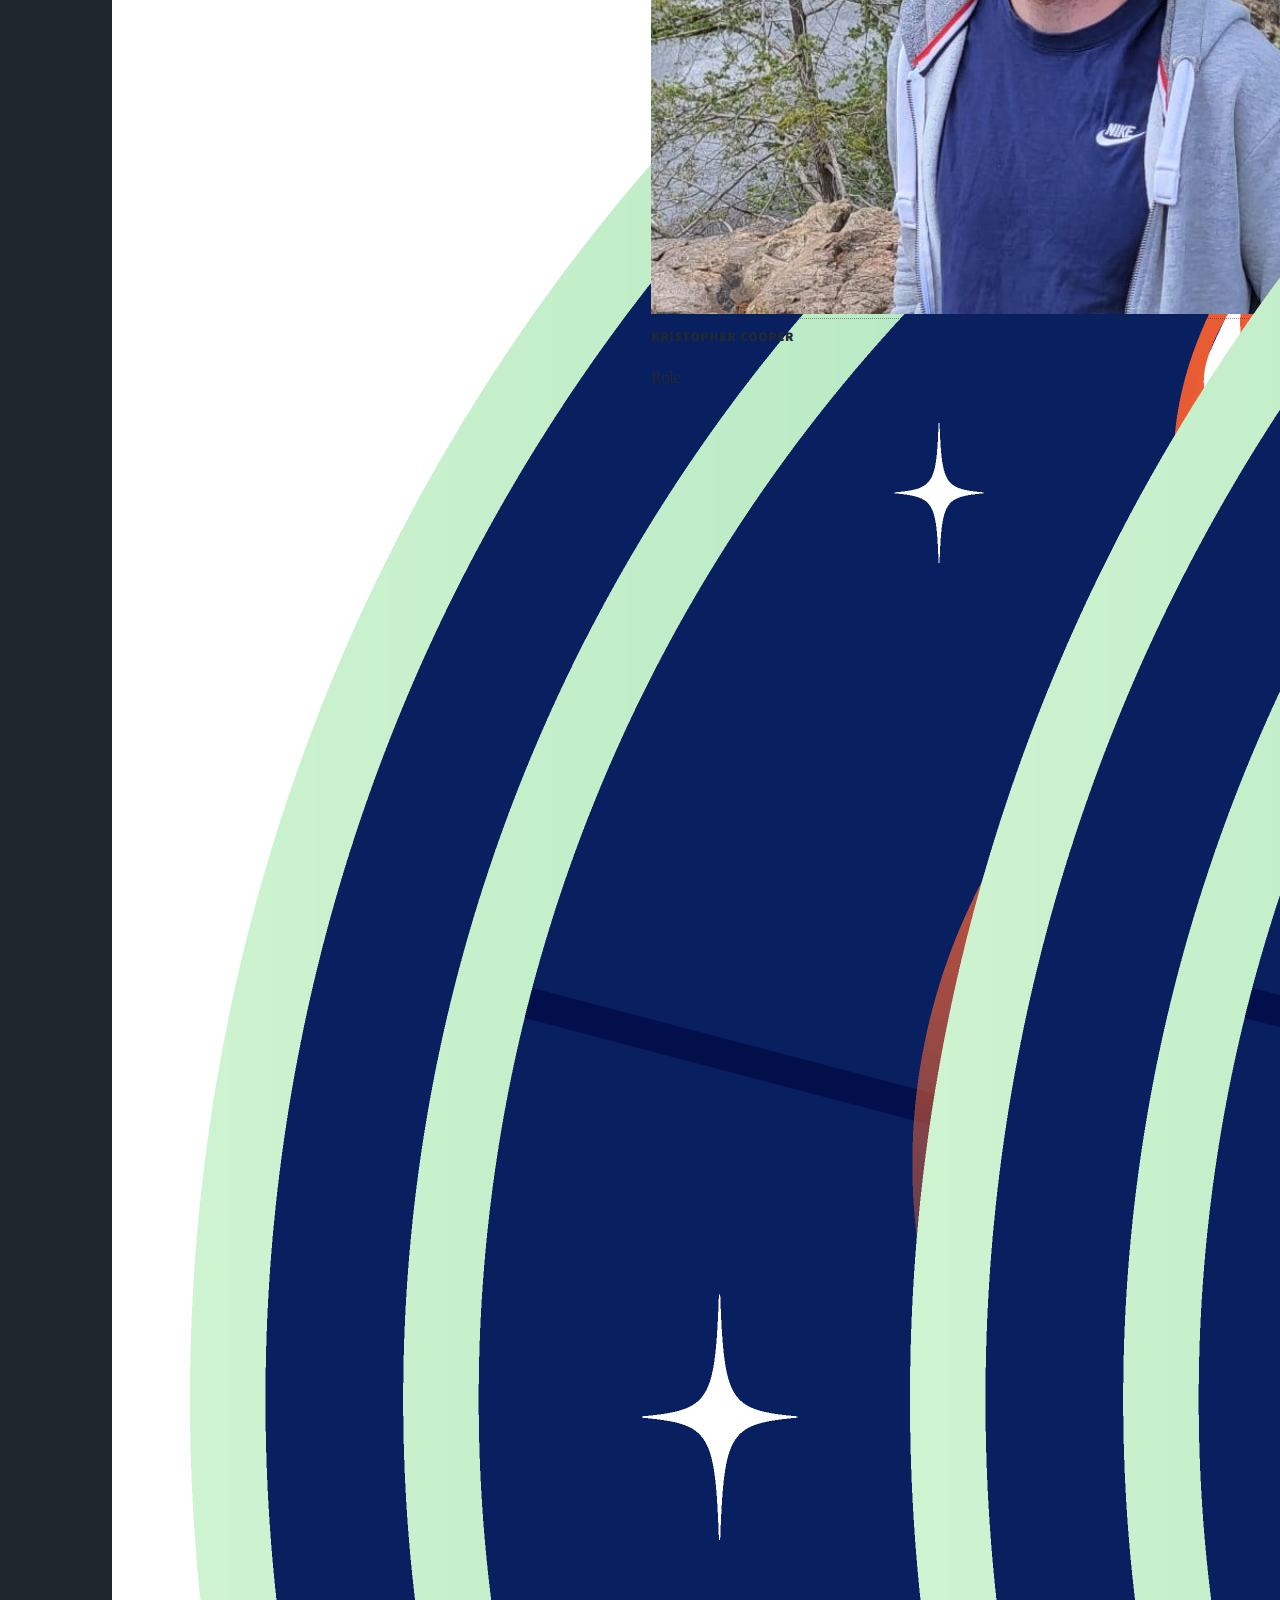
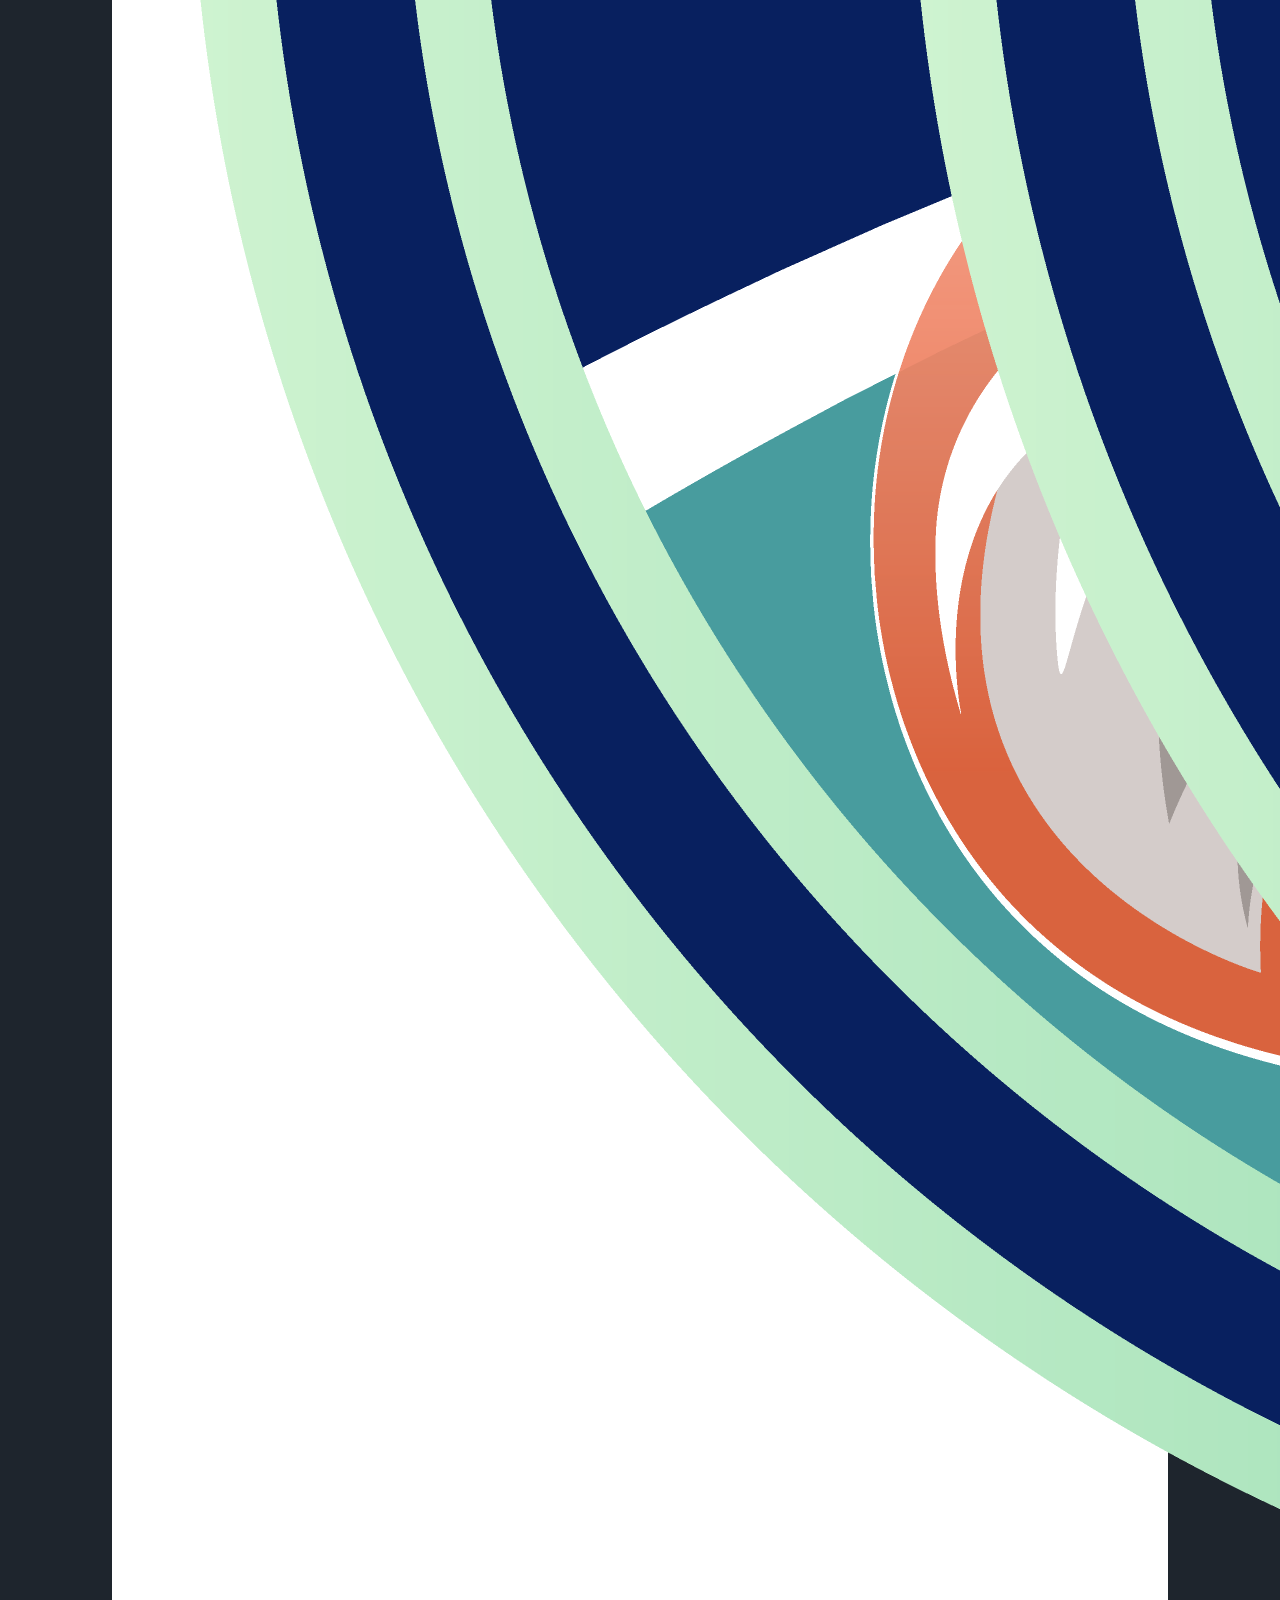
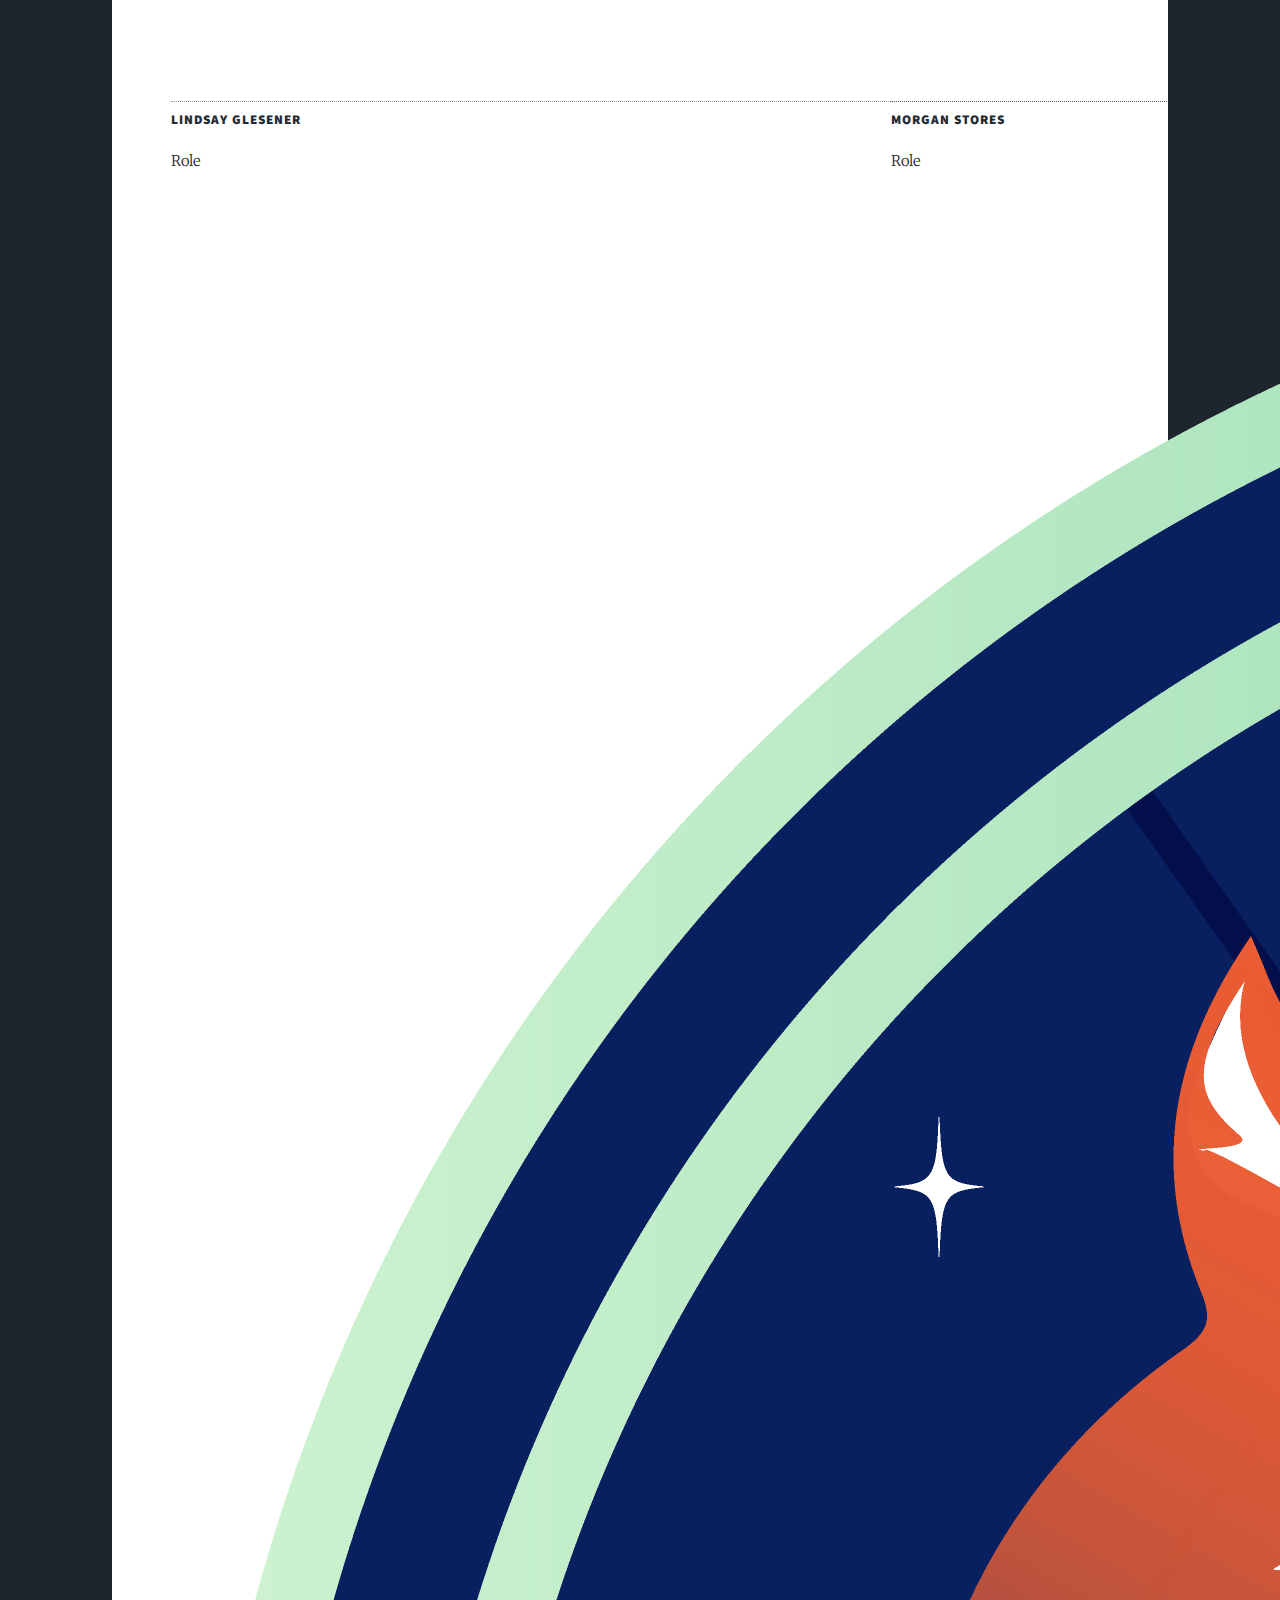
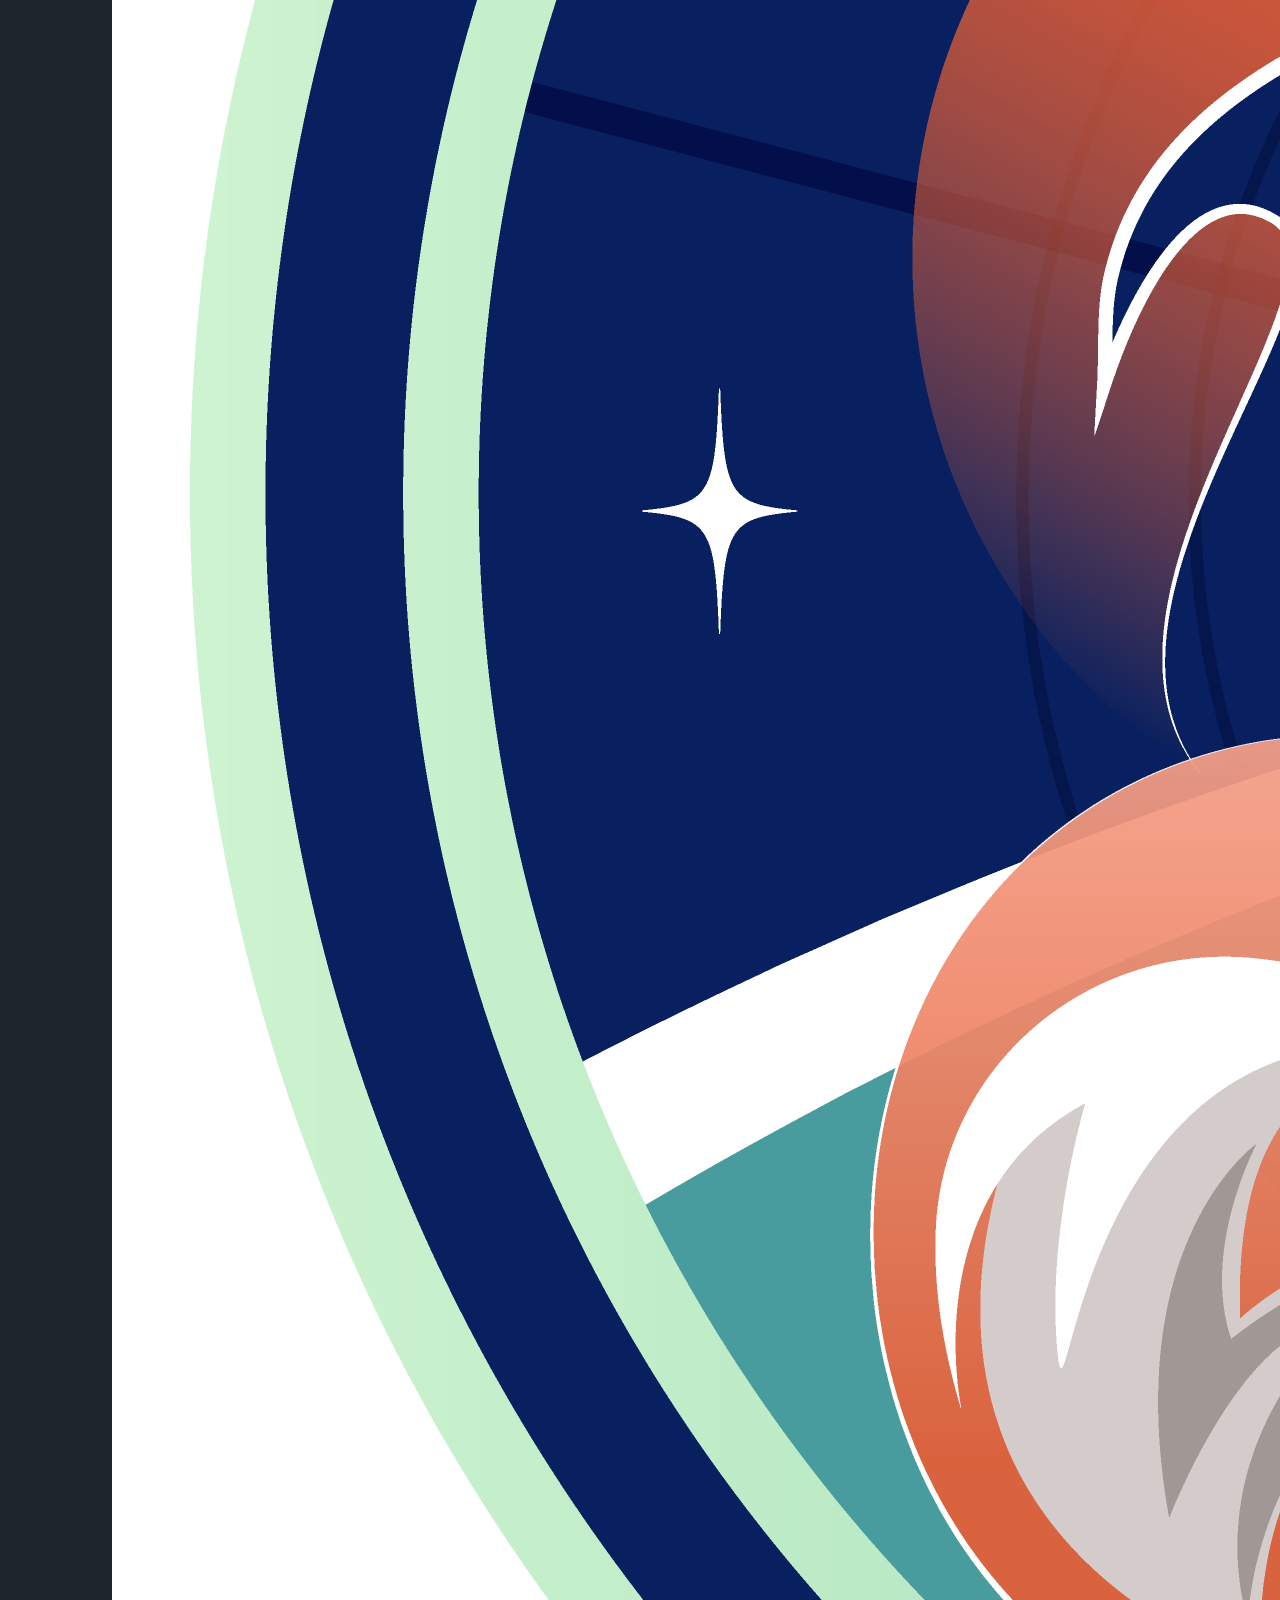
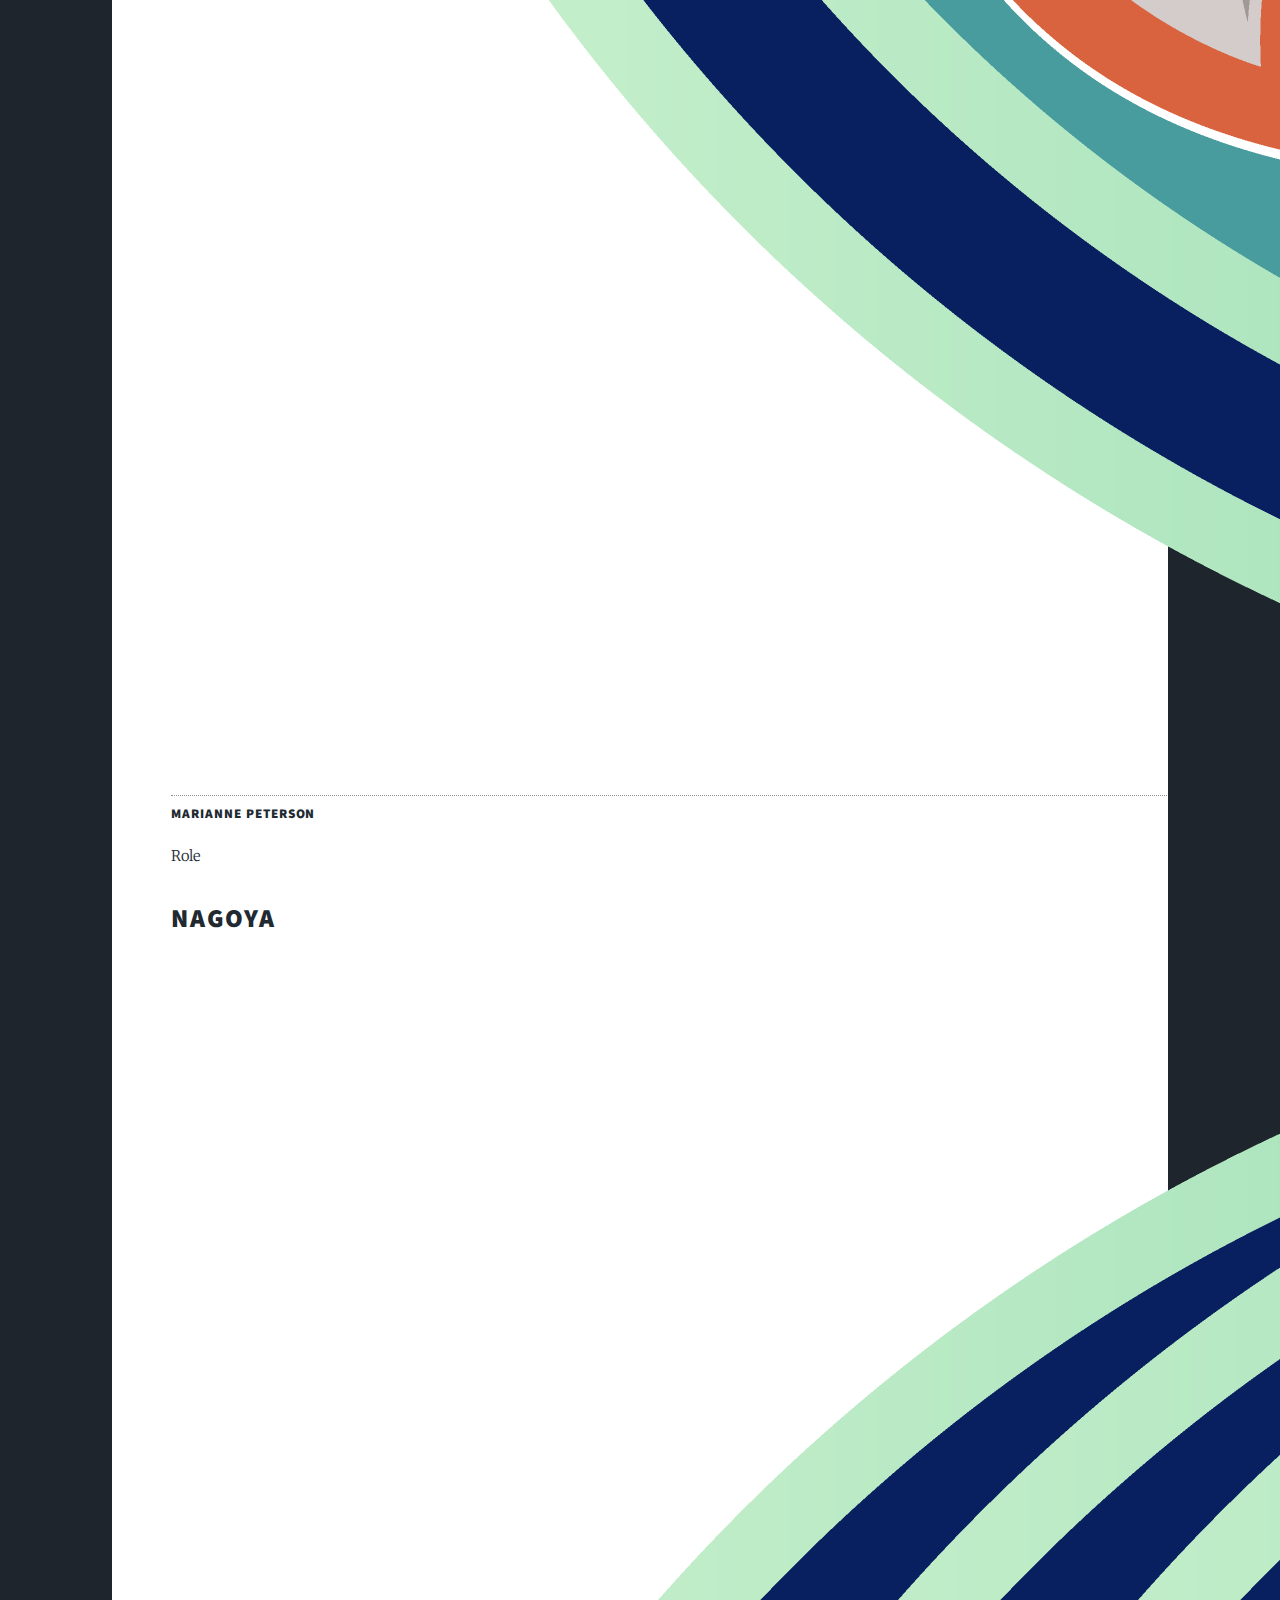
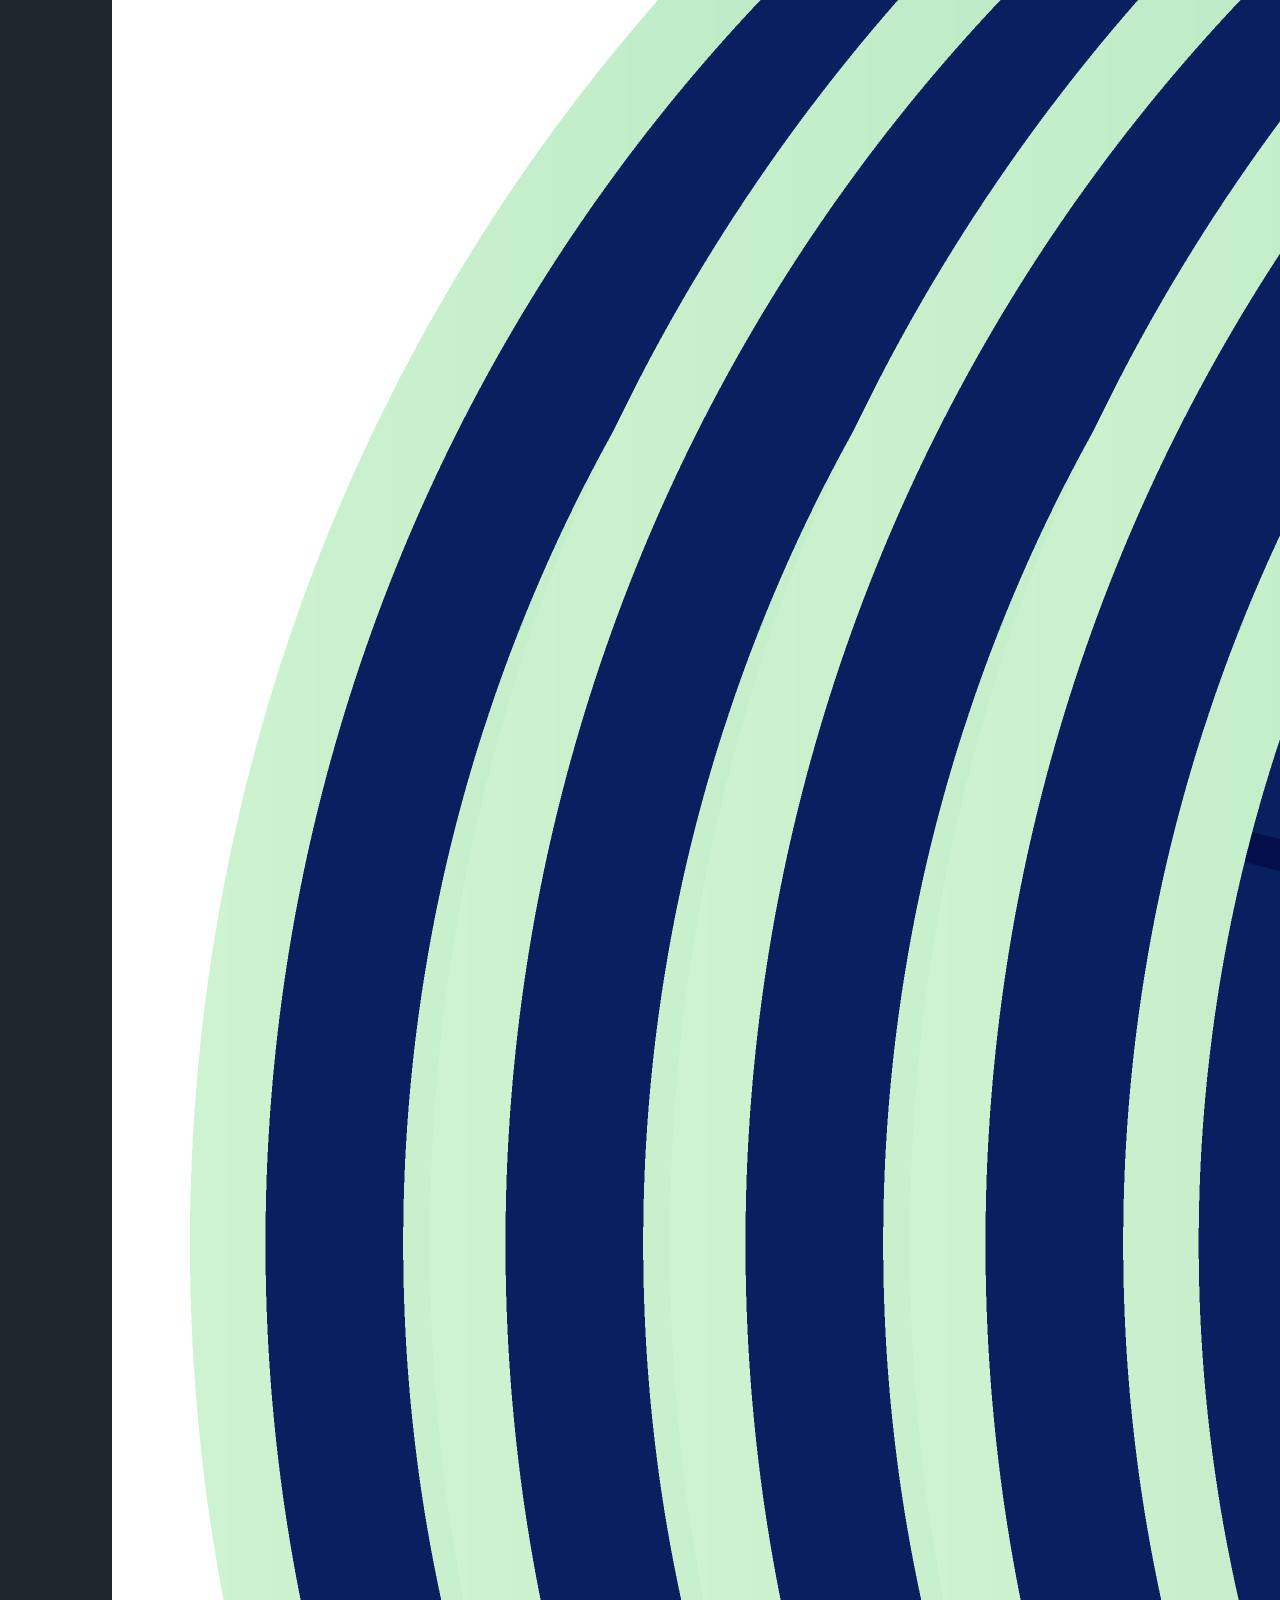
<file: foxsi5/index.html>
<!DOCTYPE HTML>
<!--
	Massively by HTML5 UP
	html5up.net | @ajlkn
	Free for personal and commercial use under the CCA 3.0 license (html5up.net/license)
-->
<html>
	<head>
		<title>FOXSI-5 Page</title>
		<link rel="icon" type="image/x-icon" href="/images/foxsi5_logo.png">
		<meta charset="utf-8" />
		<meta name="viewport" content="width=device-width, initial-scale=1, user-scalable=no" />
		<link rel="stylesheet" href="/assets/css/main.css" />
		<noscript><link rel="stylesheet" href="/assets/css/noscript.css" /></noscript>
	</head>
	<body class="is-preload">

		<!-- Wrapper -->
			<div id="wrapper">

				<!-- Header -->
					<header id="header">
						<a href="#" class="logo">FOXSI-5</a>
					</header>

				<!-- Nav -->
					<nav id="nav">
						<ul class="links">
							<li><a href="/">FOXSI Overview</a></li>
							<li class="active"><a href="/foxsi5/">FOXSI-5</a></li>
							<li><a href="/foxsi4/">FOXSI-4</a></li>
							<li><a href="/foxsi3/">FOXSI-3</a></li>
							<li><a href="/foxsi2/">FOXSI-2</a></li>
							<li><a href="/foxsi1/">FOXSI-1</a></li>
							<li><a href="/publications/">Publications</a></li>
						</ul>
						<ul class="icons">
							<li><a href="https://x.com/foxsirocket4" class="icon brands fa-twitter"><span class="label">Twitter</span></a></li>
							<li><a href="https://github.com/foxsi" class="icon brands fa-github"><span class="label">GitHub</span></a></li>
						</ul>
					</nav>

				<!-- Main -->
					<div id="main">
						<section>
							<h2>FOXSI-5 Launch Updates</h2>
							<ul class="actions">
								<!-- ADD MORE DAYS HERE WITH COPIES OF "foxsi5_launch_days/foxsi5_20260501.html"-->
								<!-- REMEMBER TO UPDATE THIS LIST ON EACH PAGE. NEWEST AT THE TOP? -->
								 
								<li><a href="foxsi5_launch_days/foxsi5_20260502.html" class="button">2026/05/02</a></li>
								<li><a href="foxsi5_launch_days/foxsi5_20260501.html" class="button">2026/05/01</a></li>
							</ul>
							<ul class="actions">
								<li><a href="foxsi5_launch_days/foxsi5_today.html" class="primary button small" onmouseenter="this.textContent=display_date" onmouseleave="this.textContent='Today'">Today</a></li>
								<li><a href="foxsi5_launch_days/foxsi5_instructions.html" class="primary button small">Adding New Update Pages</a></li>
							</ul>
						</section>

						<!-- Post -->
							<section class="post">
								<header class="major">
									<span class="date">February 24, 2026</span>
									<h1>FOXSI-5<br />
									Overview</h1>
									<p><a href="https://foxsi.umn.edu/foxsi-5">FOXSI-5</a> will launch from Poker Flat in Alaska in the first two weeks of May, 2026.<br /></p>
									<p>PI: Dr Juan Camilo Buitrago-Casas (Berkeley/SSL)</p>
								</header>
								<div class="image left"><img src="/images/foxsi5_logo.png" alt="" /></div>
								<p>Donec eget ex magna. Interdum et malesuada fames ac ante ipsum primis in faucibus. Pellentesque venenatis dolor imperdiet dolor mattis sagittis. Praesent rutrum sem diam, vitae egestas enim auctor sit amet. Pellentesque leo mauris, consectetur id ipsum sit amet, fergiat. Pellentesque in mi eu massa lacinia malesuada et a elit. Donec urna ex, lacinia in purus ac, pretium pulvinar mauris. Nunc lorem mauris, fringilla in aliquam at, euismod in lectus. Pellentesque habitant morbi tristique senectus et netus et malesuada fames ac turpis egestas. Curabitur sapien risus, commodo eget turpis at, elementum convallis enim turpis, lorem ipsum dolor sit amet nullam.</p>
								<p>Lorem ipsum dolor sit amet, consectetur adipiscing elit. Duis dapibus rutrum facilisis. Class aptent taciti sociosqu ad litora torquent per conubia nostra, per inceptos himenaeos. Etiam tristique libero eu nibh porttitor fermentum. Nullam venenatis erat id vehicula viverra. Nunc ultrices eros ut ultricies condimentum. Mauris risus lacus, blandit sit amet venenatis non, bibendum vitae dolor. Nunc lorem mauris, fringilla in aliquam at, euismod in lectus. Pellentesque habitant morbi tristique senectus et netus et malesuada fames ac turpis egestas. In non lorem sit amet elit placerat maximus. Pellentesque aliquam maximus risus. Donec eget ex magna. Interdum et malesuada fames ac ante ipsum primis in faucibus. Pellentesque venenatis dolor imperdiet dolor mattis sagittis. Praesent rutrum sem diam, vitae egestas enim auctor sit amet. Pellentesque leo mauris, consectetur id ipsum.</p>
							</section>
							<section>
								<h1>The Experiment Team</h1>
									<div class="row">
										<div class="col-12">
											<h2>UC Berkeley</h2>
										</div>

										<div class="col-3">
											<a href="https://linkedin.com/in/astronomilo"><img src="/images/milo.jpeg" alt="Milo Buitrago-Casas"></a>
											<h5>Milo Buitrago-Casas</h5>
											<p>PI</p>
										</div>
										<div class="col-3">
											<a href="https://linkedin.com/in/kanniainenhunter/"><img src="/images/foxsi5_logo.png" alt="Hunter Kanniainen"></a>
											<h5>Hunter Kanniainen </h5>
											<p>Engineer</p>
										</div>
										<div class="col-3">
											<a><img src="/images/foxsi5_logo.png" alt="Danny Sun"></a>
											<h5>Danny Sun</h5>
											<p>Mascot</p>
										</div>
										<div class="col-3">
											<a><img src="/images/foxsi5_logo.png" alt="Anna Tosolini"></a>
											<h5>Anna Tosolini</h5>
											<!-- <p>Role</p> -->
										</div>
									</div>

									<div class="row">
										<div class="col-12">
											<h2>UMN</h2>
										</div>

										<div class="col-3">
											<a><img src="/images/foxsi5_logo.png" alt="Lindsay Glesener"></a>
											<h5>Lindsay Glesener</h5>
											<p>Role</p>
										</div>
										<div class="col-3">
											<a href="https://linkedin.com/in/athanasios-pantazides-a09911172/"><img src="/images/thanasi.jpeg" alt="Athanasios Pantazides"></a>
											<h5>Athanasios Pantazides</h5>
											<p>Role</p>
										</div>
										<div class="col-3">
											<a href="https://linkedin.com/in/kris-cooper-3a78943a5/"><img src="/images/kris.jpeg" alt="Kristopher Cooper"></a>
											<h5>Kristopher Cooper</h5>
											<p>Role</p>
										</div>
										<div class="col-3">
											<a><img src="/images/foxsi5_logo.png" alt="Morgan Stores"></a>
											<h5>Morgan Stores</h5>
											<p>Role</p>
										</div>
										<div class="col-3">
											<a><img src="/images/foxsi5_logo.png" alt="Marianne Peterson"></a>
											<h5>Marianne Peterson</h5>
											<p>Role</p>
										</div>
									</div>

									<div class="row">
										<div class="col-12">
											<h2>Nagoya</h2>
										</div>

										<div class="col-3">
											<a><img src="/images/foxsi5_logo.png" alt="Member Name"></a>
											<h5>Member Name</h5>
											<p>Role</p>
										</div>
										<div class="col-3">
											<a><img src="/images/foxsi5_logo.png" alt="Member Name"></a>
											<h5>Member Name</h5>
											<p>Role</p>
										</div>
										<div class="col-3">
											<a><img src="/images/foxsi5_logo.png" alt="Member Name"></a>
											<h5>Member Name</h3>
											<p>Role</p>
										</div>
										<div class="col-3">
											<a><img src="/images/foxsi5_logo.png" alt="Member Name"></a>
											<h3>Member Name</h3>
											<p>Role</p>
										</div>
									</div>

									<div class="row">
										<div class="col-12">
											<h2>NASA</h2>
										</div>

										<div class="col-3">
											<a><img src="/images/foxsi5_logo.png" alt="Member Name"></a>
											<h5>Member Name</h5>
											<p>Role</p>
										</div>
										<div class="col-3">
											<a><img src="/images/foxsi5_logo.png" alt="Member Name"></a>
											<h5>Member Name</h5>
											<p>Role</p>
										</div>
										<div class="col-3">
											<a><img src="/images/foxsi5_logo.png" alt="Member Name"></a>
											<h5>Member Name</h3>
											<p>Role</p>
										</div>
										<div class="col-3">
											<a><img src="/images/foxsi5_logo.png" alt="Member Name"></a>
											<h3>Member Name</h3>
											<p>Role</p>
										</div>
									</div>
							</section>

					</div>

				<!-- Footer -->
					<footer id="footer">
						<section class="split contact">
							<section>
								<h3>Email</h3>
								<p><a href="#">info@untitled.tld</a></p>
							</section>
							<section>
								<h3>Social</h3>
								<ul class="icons alt">
									<li><a href="https://x.com/foxsirocket4" class="icon brands fa-twitter"><span class="label">Twitter</span></a></li>
									<li><a href="https://github.com/foxsi" class="icon brands fa-github"><span class="label">GitHub</span></a></li>
								</ul>
							</section>
						</section>
					</footer>

				<!-- Copyright -->
					<div id="copyright">
						<ul><li>&copy; The FOXSI Collaboration</li><li>Design: <a href="https://html5up.net">HTML5 UP</a></li></ul>
					</div>

			</div>

		<!-- Scripts -->
		 	<script src="/assets/js/current_date.js"></script>
			<script src="/assets/js/jquery.min.js"></script>
			<script src="/assets/js/jquery.scrollex.min.js"></script>
			<script src="/assets/js/jquery.scrolly.min.js"></script>
			<script src="/assets/js/browser.min.js"></script>
			<script src="/assets/js/breakpoints.min.js"></script>
			<script src="/assets/js/util.js"></script>
			<script src="/assets/js/main.js"></script>

	</body>
</html>
</file>
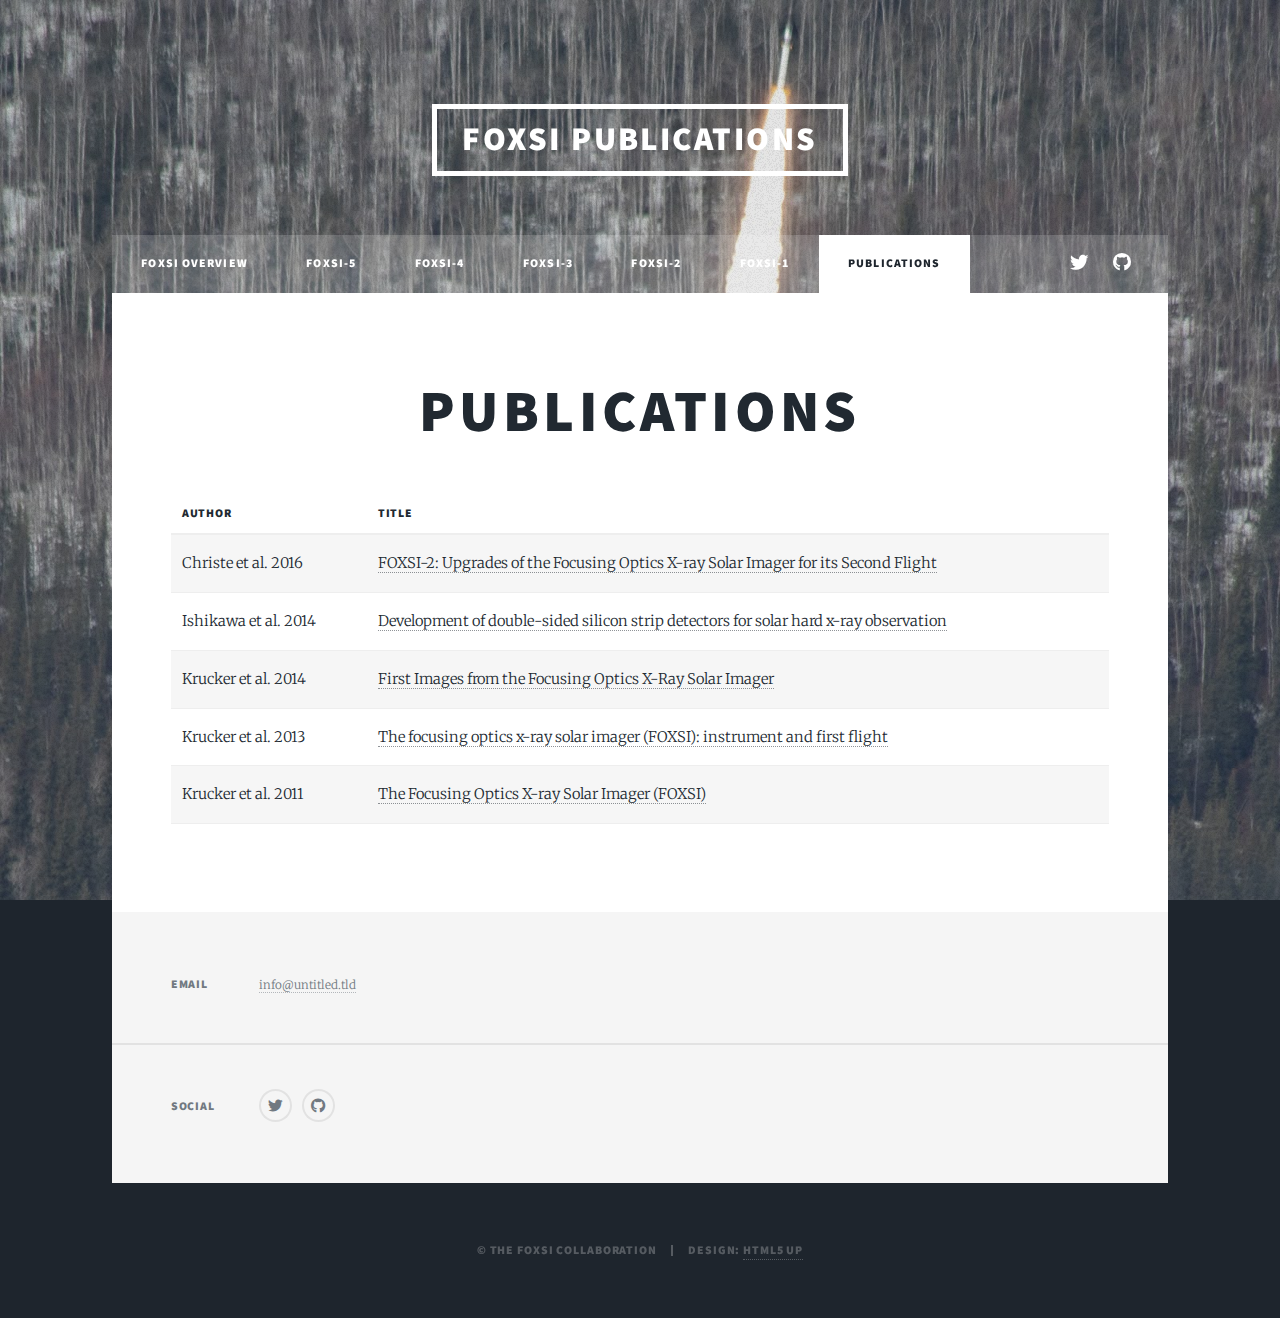
<file: publications/index.html>
<!DOCTYPE HTML>
<!--
	Massively by HTML5 UP
	html5up.net | @ajlkn
	Free for personal and commercial use under the CCA 3.0 license (html5up.net/license)
-->
<html>
	<head>
		<title>FOXSI - Publications</title>
		<link rel="icon" type="image/x-icon" href="/images/foxsi5_logo.png">
		<meta charset="utf-8" />
		<meta name="viewport" content="width=device-width, initial-scale=1, user-scalable=no" />
		<link rel="stylesheet" href="/assets/css/main.css" />
		<noscript><link rel="stylesheet" href="/assets/css/noscript.css" /></noscript>
	</head>
	<body class="is-preload">

		<!-- Wrapper -->
			<div id="wrapper">

				<!-- Header -->
					<header id="header">
						<a href="#" class="logo">FOXSI Publications</a>
					</header>

				<!-- Nav -->
					<nav id="nav">
						<ul class="links">
							<li><a href="/">FOXSI Overview</a></li>
							<li><a href="/foxsi5/">FOXSI-5</a></li>
							<li><a href="/foxsi4/">FOXSI-4</a></li>
							<li><a href="/foxsi3/">FOXSI-3</a></li>
							<li><a href="/foxsi2/">FOXSI-2</a></li>
							<li><a href="/foxsi1/">FOXSI-1</a></li>
							<li class="active"><a href="/publications/">Publications</a></li>
						</ul>
						<ul class="icons">
							<li><a href="https://x.com/foxsirocket4" class="icon brands fa-twitter"><span class="label">Twitter</span></a></li>
							<li><a href="https://github.com/foxsi" class="icon brands fa-github"><span class="label">GitHub</span></a></li>
						</ul>
					</nav>

				<!-- Main -->
					<div id="main">

						<!-- Post -->
							<section class="post">
								<header class="major">
									<h1>Publications</h1>
								</header>

								<!-- Table -->
								<div class="table-wrapper">
									<table>
										<thead>
											<tr>
												<th>Author</th>
												<th>Title</th>
											</tr>
										</thead>
										<tbody>
											<tr>
												<td>Christe et al. 2016</td>
												<td><a href="http://www.worldscientific.com/doi/abs/10.1142/S2251171716400055">FOXSI-2: Upgrades of the Focusing Optics X-ray Solar Imager for its Second Flight</a></td>
											</tr>
											<tr>
												<td>Ishikawa et al. 2014</td>
												<td><a href="https://ui.adsabs.harvard.edu/#abs/2010SPIE.7732E..0QS/abstract">Development of double-sided silicon strip detectors for solar hard x-ray observation</a></td>
											</tr>
											<tr>
												<td>Krucker et al. 2014</td>
												<td><a href="https://ui.adsabs.harvard.edu/#abs/2014ApJ...793L..32K/abstract">First Images from the Focusing Optics X-Ray Solar Imager</a></td>
											</tr>
											<tr>
												<td>Krucker et al. 2013</td>
												<td><a href="https://ui.adsabs.harvard.edu/#abs/2011SPIE.8147E..05K/abstract">The focusing optics x-ray solar imager (FOXSI): instrument and first flight</a></td>
											</tr>
											<tr>
												<td>Krucker et al. 2011</td>
												<td><a href="https://ui.adsabs.harvard.edu/#abs/2011SPIE.8147E..05K/abstract">The Focusing Optics X-ray Solar Imager (FOXSI)</a></td>
											</tr>
										</tbody>
									</table>
								</div>
					</div>		

				<!-- Footer -->
					<footer id="footer">
						<section class="split contact">
							<section>
								<h3>Email</h3>
								<p><a href="#">info@untitled.tld</a></p>
							</section>
							<section>
								<h3>Social</h3>
								<ul class="icons alt">
									<li><a href="https://x.com/foxsirocket4" class="icon brands fa-twitter"><span class="label">Twitter</span></a></li>
									<li><a href="https://github.com/foxsi" class="icon brands fa-github"><span class="label">GitHub</span></a></li>
								</ul>
							</section>
						</section>
					</footer>

				<!-- Copyright -->
					<div id="copyright">
						<ul><li>&copy; The FOXSI Collaboration</li><li>Design: <a href="https://html5up.net">HTML5 UP</a></li></ul>
					</div>

			</div>

		<!-- Scripts -->
			<script src="/assets/js/jquery.min.js"></script>
			<script src="/assets/js/jquery.scrollex.min.js"></script>
			<script src="/assets/js/jquery.scrolly.min.js"></script>
			<script src="/assets/js/browser.min.js"></script>
			<script src="/assets/js/breakpoints.min.js"></script>
			<script src="/assets/js/util.js"></script>
			<script src="/assets/js/main.js"></script>

	</body>
</html>
</file>
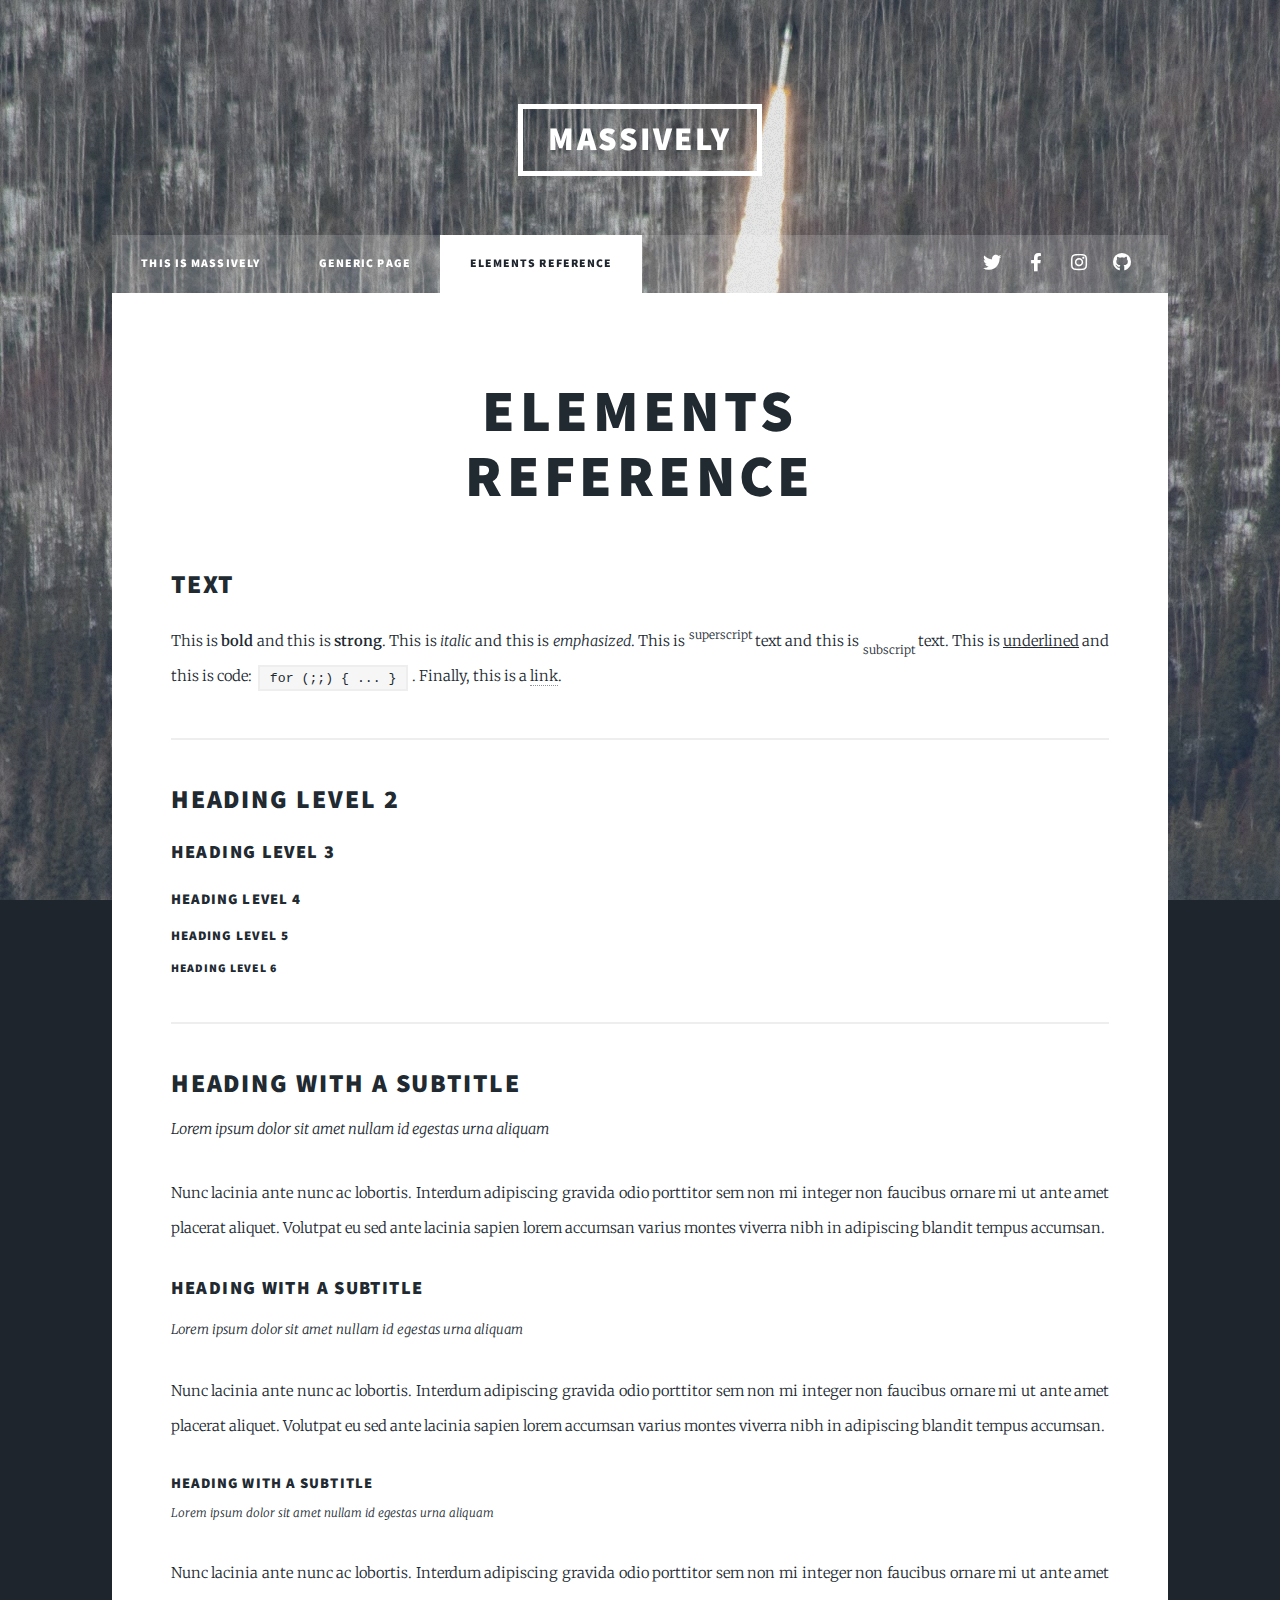
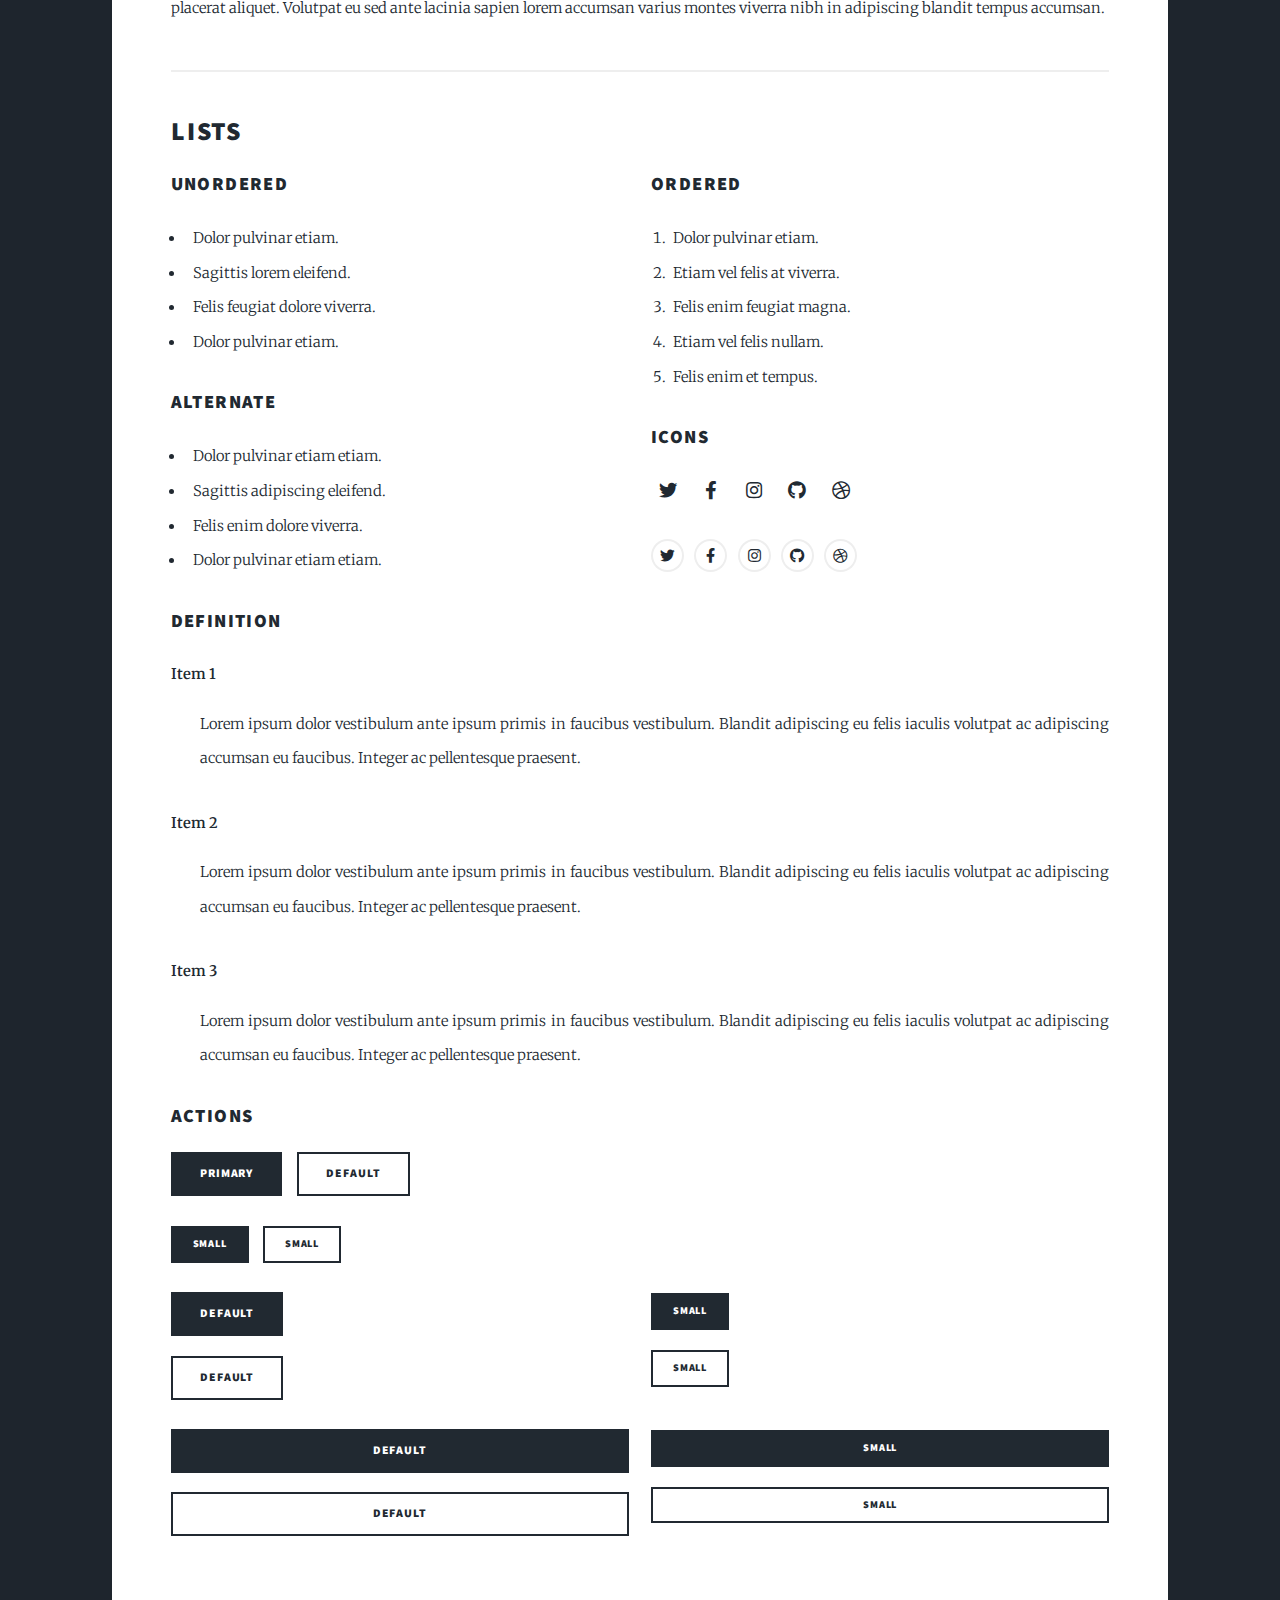
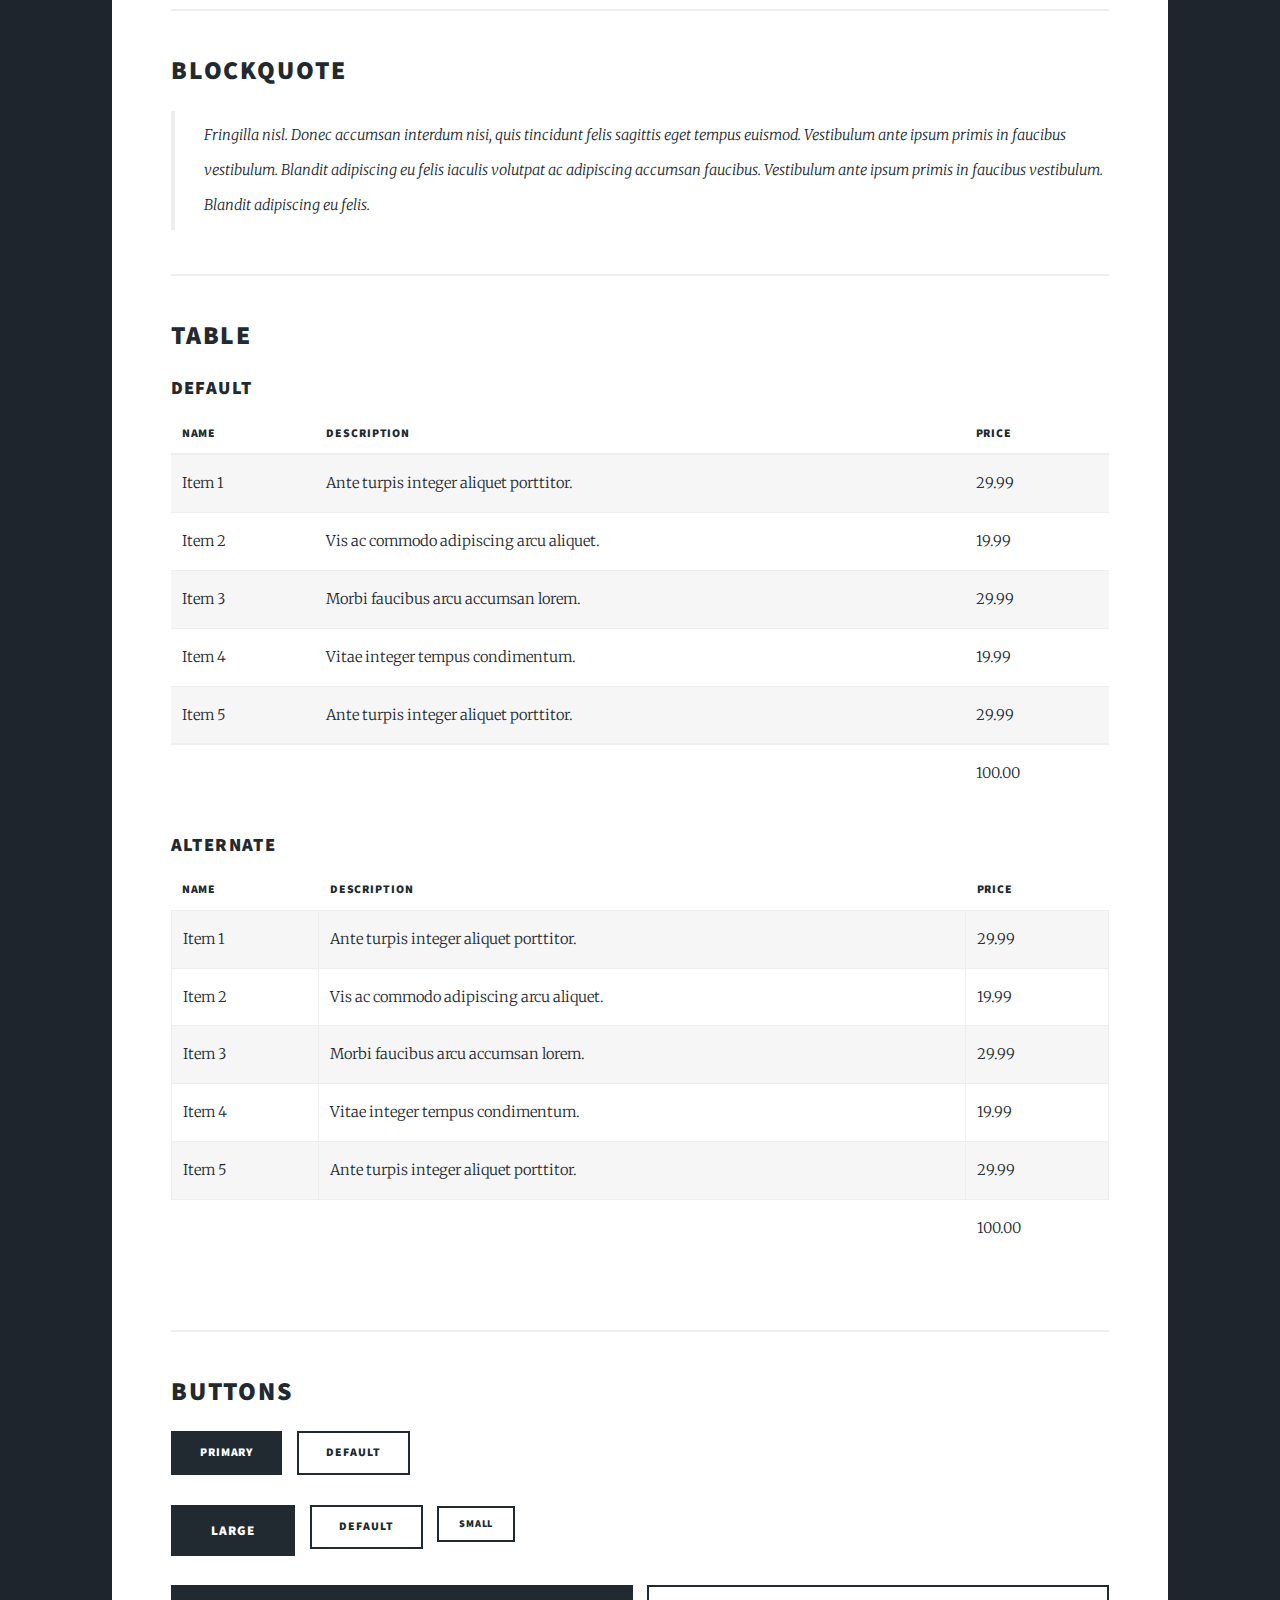
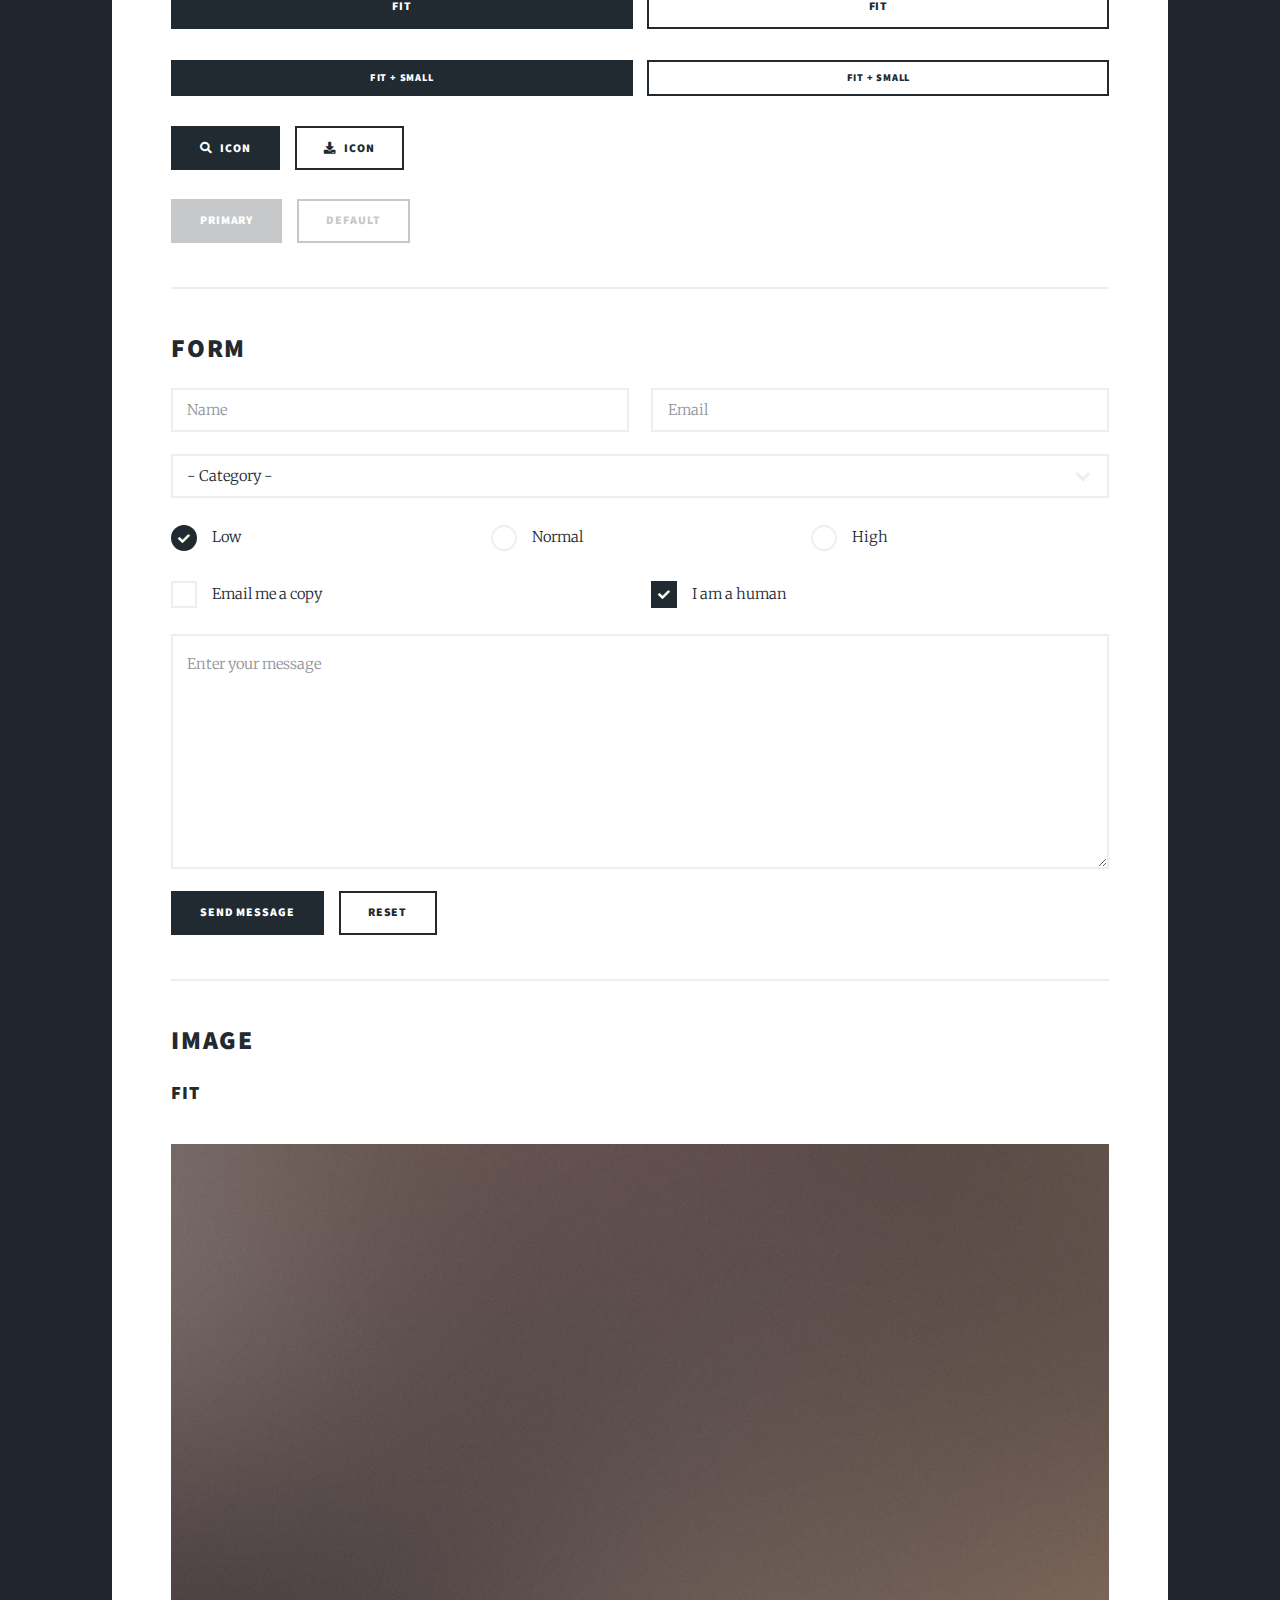
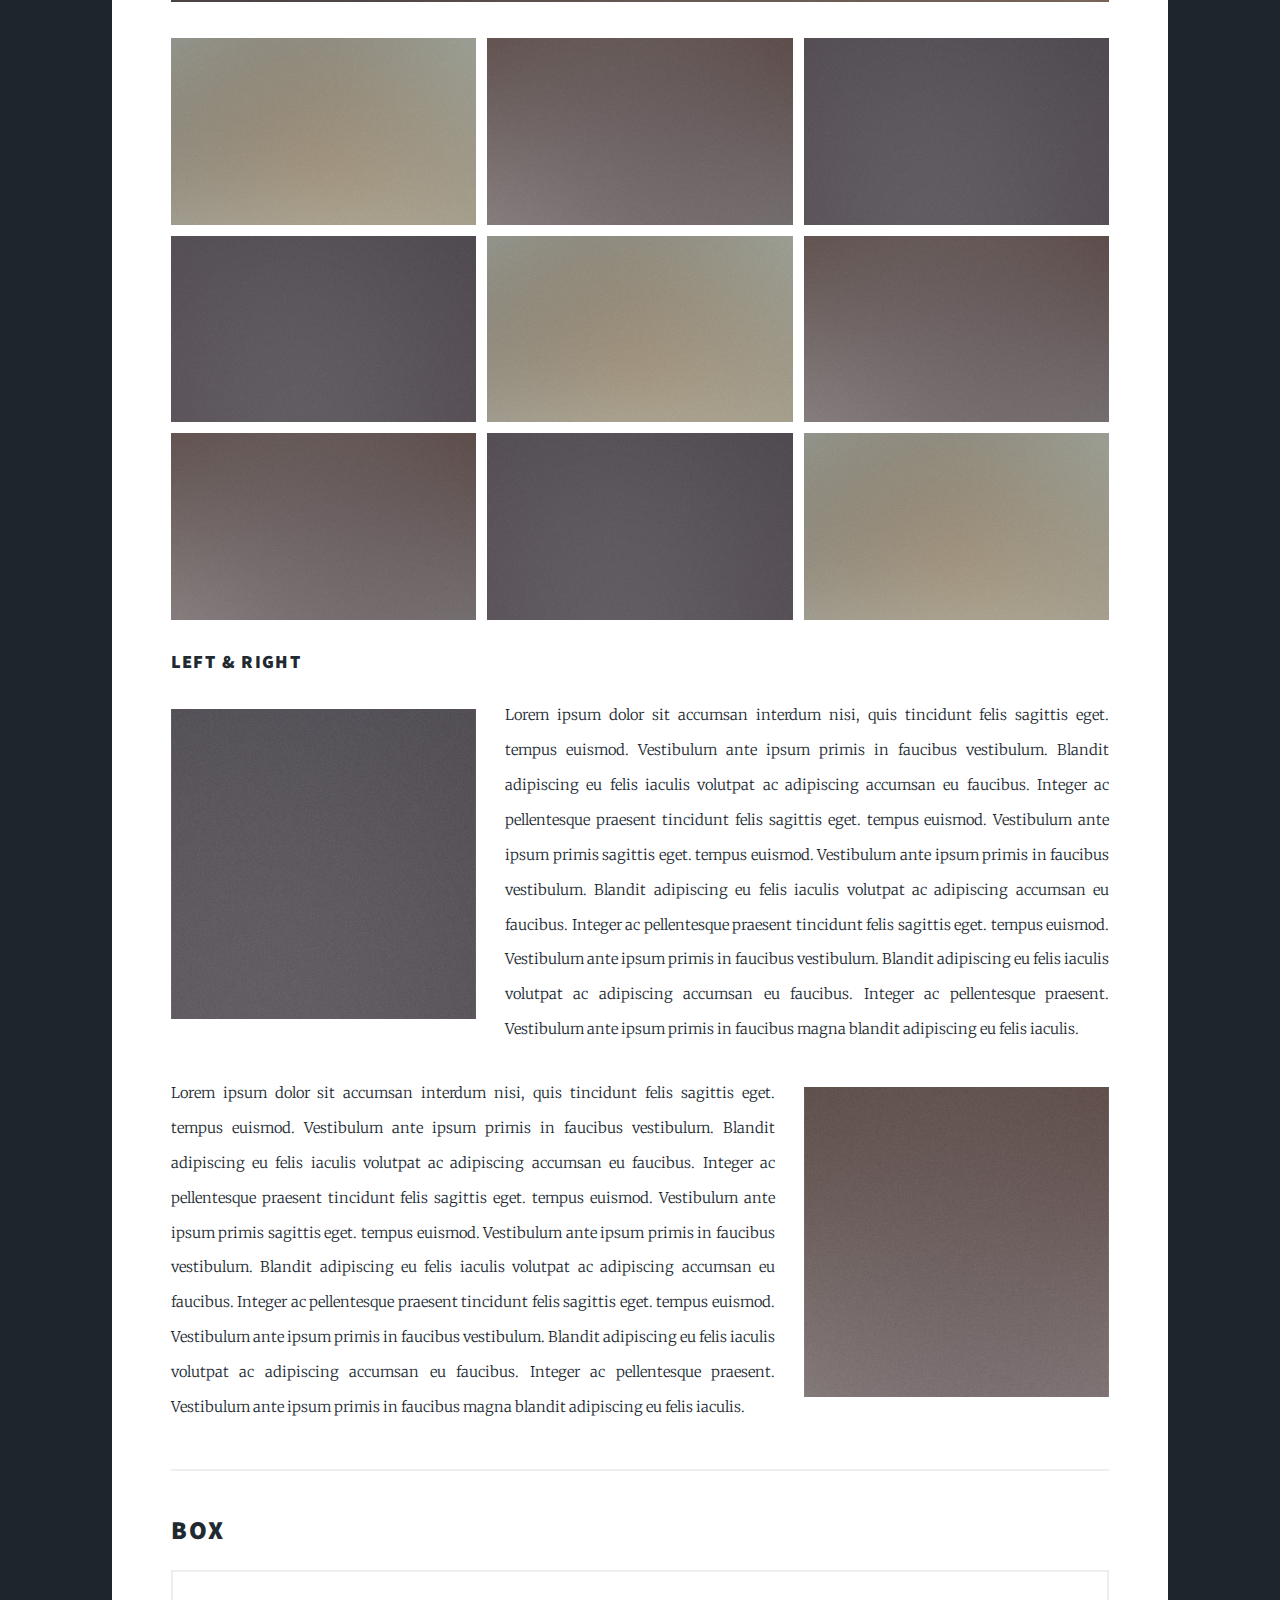
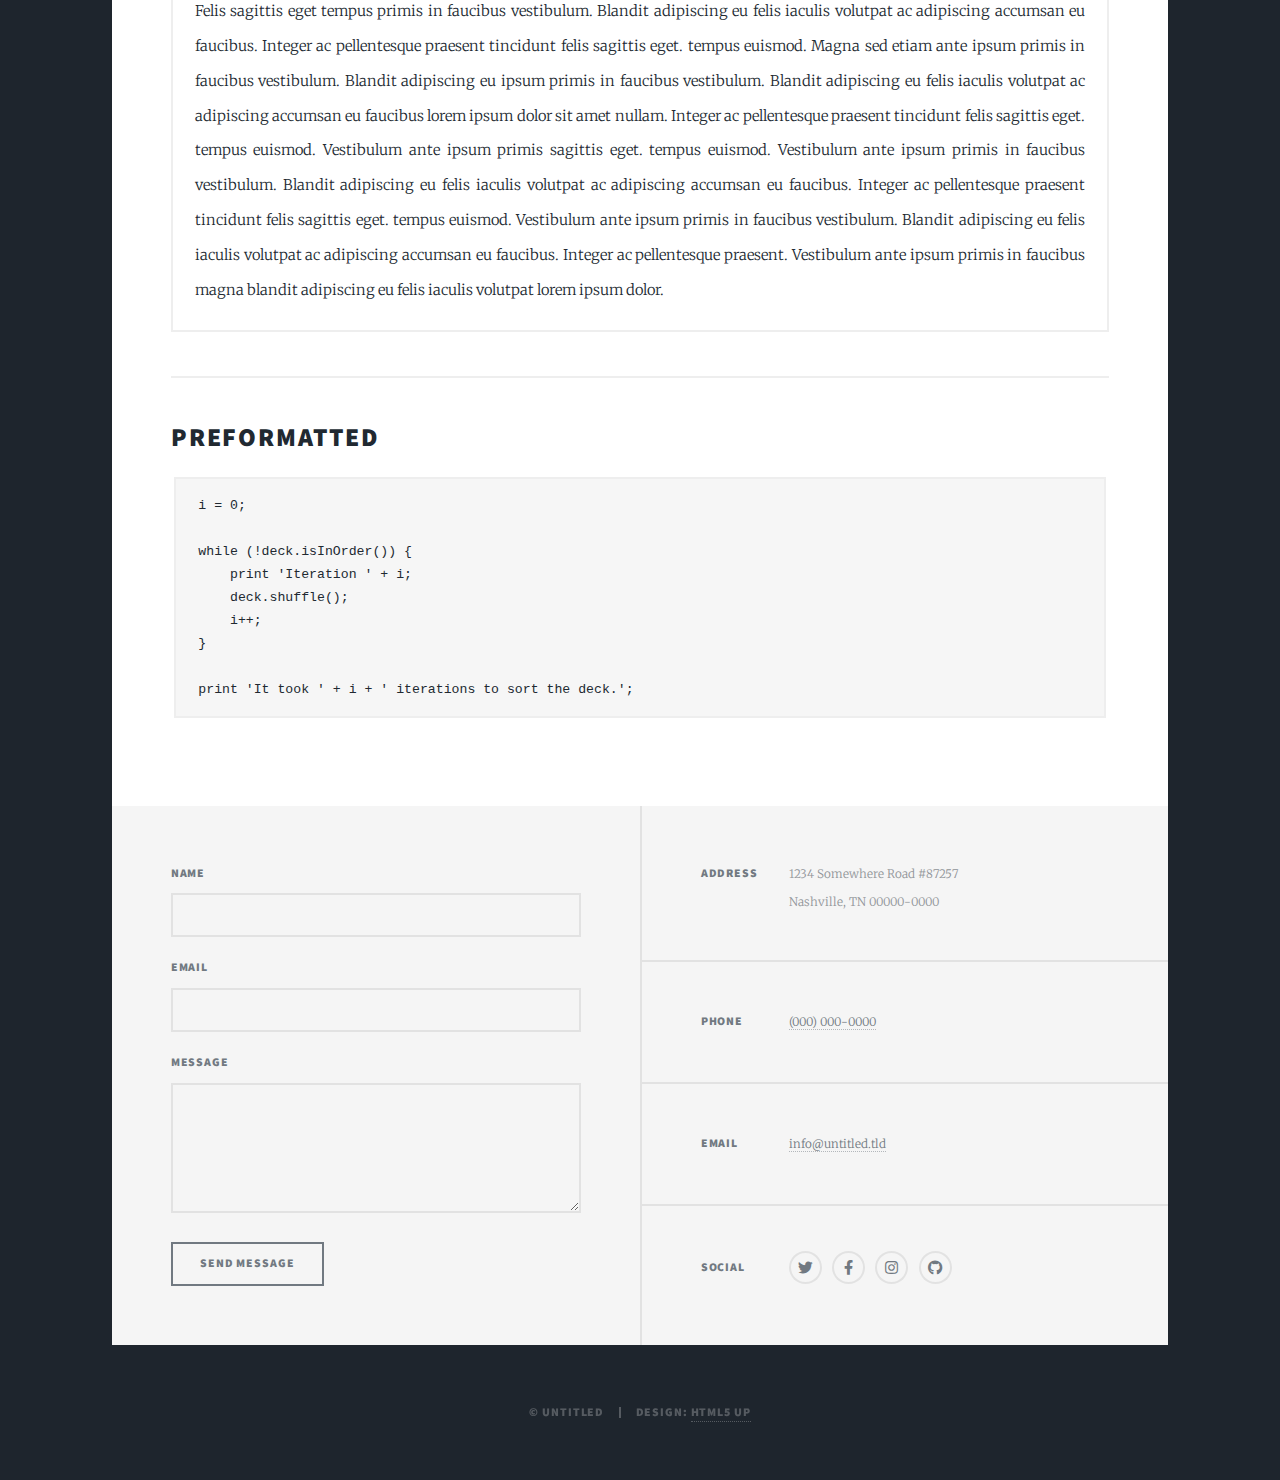
<file: elements.html>
<!DOCTYPE HTML>
<!--
	Massively by HTML5 UP
	html5up.net | @ajlkn
	Free for personal and commercial use under the CCA 3.0 license (html5up.net/license)
-->
<html>
	<head>
		<title>Elements Reference - Massively by HTML5 UP</title>
		<meta charset="utf-8" />
		<meta name="viewport" content="width=device-width, initial-scale=1, user-scalable=no" />
		<link rel="stylesheet" href="assets/css/main.css" />
		<noscript><link rel="stylesheet" href="assets/css/noscript.css" /></noscript>
	</head>
	<body class="is-preload">

		<!-- Wrapper -->
			<div id="wrapper">

				<!-- Header -->
					<header id="header">
						<a href="index.html" class="logo">Massively</a>
					</header>

				<!-- Nav -->
					<nav id="nav">
						<ul class="links">
							<li><a href="index.html">This is Massively</a></li>
							<li><a href="generic.html">Generic Page</a></li>
							<li class="active"><a href="elements.html">Elements Reference</a></li>
						</ul>
						<ul class="icons">
							<li><a href="#" class="icon brands fa-twitter"><span class="label">Twitter</span></a></li>
							<li><a href="#" class="icon brands fa-facebook-f"><span class="label">Facebook</span></a></li>
							<li><a href="#" class="icon brands fa-instagram"><span class="label">Instagram</span></a></li>
							<li><a href="#" class="icon brands fa-github"><span class="label">GitHub</span></a></li>
						</ul>
					</nav>

				<!-- Main -->
					<div id="main">

						<!-- Post -->
							<section class="post">
								<header class="major">
									<h1>Elements<br />
									Reference</h1>
								</header>

								<!-- Text stuff -->
									<h2>Text</h2>
									<p>This is <b>bold</b> and this is <strong>strong</strong>. This is <i>italic</i> and this is <em>emphasized</em>.
									This is <sup>superscript</sup> text and this is <sub>subscript</sub> text.
									This is <u>underlined</u> and this is code: <code>for (;;) { ... }</code>.
									Finally, this is a <a href="#">link</a>.</p>
									<hr />
									<h2>Heading Level 2</h2>
									<h3>Heading Level 3</h3>
									<h4>Heading Level 4</h4>
									<h5>Heading Level 5</h5>
									<h6>Heading Level 6</h6>
									<hr />
									<header>
										<h2>Heading with a Subtitle</h2>
										<p>Lorem ipsum dolor sit amet nullam id egestas urna aliquam</p>
									</header>
									<p>Nunc lacinia ante nunc ac lobortis. Interdum adipiscing gravida odio porttitor sem non mi integer non faucibus ornare mi ut ante amet placerat aliquet. Volutpat eu sed ante lacinia sapien lorem accumsan varius montes viverra nibh in adipiscing blandit tempus accumsan.</p>
									<header>
										<h3>Heading with a Subtitle</h3>
										<p>Lorem ipsum dolor sit amet nullam id egestas urna aliquam</p>
									</header>
									<p>Nunc lacinia ante nunc ac lobortis. Interdum adipiscing gravida odio porttitor sem non mi integer non faucibus ornare mi ut ante amet placerat aliquet. Volutpat eu sed ante lacinia sapien lorem accumsan varius montes viverra nibh in adipiscing blandit tempus accumsan.</p>
									<header>
										<h4>Heading with a Subtitle</h4>
										<p>Lorem ipsum dolor sit amet nullam id egestas urna aliquam</p>
									</header>
									<p>Nunc lacinia ante nunc ac lobortis. Interdum adipiscing gravida odio porttitor sem non mi integer non faucibus ornare mi ut ante amet placerat aliquet. Volutpat eu sed ante lacinia sapien lorem accumsan varius montes viverra nibh in adipiscing blandit tempus accumsan.</p>

									<hr />

								<!-- Lists -->
									<h2>Lists</h2>
									<div class="row">
										<div class="col-6 col-12-small">

											<h3>Unordered</h3>
											<ul>
												<li>Dolor pulvinar etiam.</li>
												<li>Sagittis lorem eleifend.</li>
												<li>Felis feugiat dolore viverra.</li>
												<li>Dolor pulvinar etiam.</li>
											</ul>

											<h3>Alternate</h3>
											<ul class="alt">
												<li>Dolor pulvinar etiam etiam.</li>
												<li>Sagittis adipiscing eleifend.</li>
												<li>Felis enim dolore viverra.</li>
												<li>Dolor pulvinar etiam etiam.</li>
											</ul>

										</div>
										<div class="col-6 col-12-small">

											<h3>Ordered</h3>
											<ol>
												<li>Dolor pulvinar etiam.</li>
												<li>Etiam vel felis at viverra.</li>
												<li>Felis enim feugiat magna.</li>
												<li>Etiam vel felis nullam.</li>
												<li>Felis enim et tempus.</li>
											</ol>

											<h3>Icons</h3>
											<ul class="icons">
												<li><a href="#" class="icon brands fa-twitter"><span class="label">Twitter</span></a></li>
												<li><a href="#" class="icon brands fa-facebook-f"><span class="label">Facebook</span></a></li>
												<li><a href="#" class="icon brands fa-instagram"><span class="label">Instagram</span></a></li>
												<li><a href="#" class="icon brands fa-github"><span class="label">Github</span></a></li>
												<li><a href="#" class="icon brands fa-dribbble"><span class="label">Dribbble</span></a></li>
											</ul>
											<ul class="icons alt">
												<li><a href="#" class="icon brands alt fa-twitter"><span class="label">Twitter</span></a></li>
												<li><a href="#" class="icon brands alt fa-facebook-f"><span class="label">Facebook</span></a></li>
												<li><a href="#" class="icon brands alt fa-instagram"><span class="label">Instagram</span></a></li>
												<li><a href="#" class="icon brands alt fa-github"><span class="label">Github</span></a></li>
												<li><a href="#" class="icon brands alt fa-dribbble"><span class="label">Dribbble</span></a></li>
											</ul>

										</div>
									</div>
									<h3>Definition</h3>
									<dl>
										<dt>Item 1</dt>
										<dd>
											<p>Lorem ipsum dolor vestibulum ante ipsum primis in faucibus vestibulum. Blandit adipiscing eu felis iaculis volutpat ac adipiscing accumsan eu faucibus. Integer ac pellentesque praesent.</p>
										</dd>
										<dt>Item 2</dt>
										<dd>
											<p>Lorem ipsum dolor vestibulum ante ipsum primis in faucibus vestibulum. Blandit adipiscing eu felis iaculis volutpat ac adipiscing accumsan eu faucibus. Integer ac pellentesque praesent.</p>
										</dd>
										<dt>Item 3</dt>
										<dd>
											<p>Lorem ipsum dolor vestibulum ante ipsum primis in faucibus vestibulum. Blandit adipiscing eu felis iaculis volutpat ac adipiscing accumsan eu faucibus. Integer ac pellentesque praesent.</p>
										</dd>
									</dl>

									<h3>Actions</h3>
									<ul class="actions">
										<li><a href="#" class="button primary">Primary</a></li>
										<li><a href="#" class="button">Default</a></li>
									</ul>
									<ul class="actions small">
										<li><a href="#" class="button primary small">Small</a></li>
										<li><a href="#" class="button small">Small</a></li>
									</ul>
									<div class="row">
										<div class="col-6 col-12-small">
											<ul class="actions stacked">
												<li><a href="#" class="button primary">Default</a></li>
												<li><a href="#" class="button">Default</a></li>
											</ul>
										</div>
										<div class="col-6 col-12-small">
											<ul class="actions stacked">
												<li><a href="#" class="button primary small">Small</a></li>
												<li><a href="#" class="button small">Small</a></li>
											</ul>
										</div>
									</div>
									<div class="row">
										<div class="col-6 col-12-small">
											<ul class="actions stacked">
												<li><a href="#" class="button primary fit">Default</a></li>
												<li><a href="#" class="button fit">Default</a></li>
											</ul>
										</div>
										<div class="col-6 col-12-small">
											<ul class="actions stacked">
												<li><a href="#" class="button primary small fit">Small</a></li>
												<li><a href="#" class="button small fit">Small</a></li>
											</ul>
										</div>
									</div>

									<hr />

								<!-- Blockquote -->
									<h2>Blockquote</h2>
									<blockquote>Fringilla nisl. Donec accumsan interdum nisi, quis tincidunt felis sagittis eget tempus euismod. Vestibulum ante ipsum primis in faucibus vestibulum. Blandit adipiscing eu felis iaculis volutpat ac adipiscing accumsan faucibus. Vestibulum ante ipsum primis in faucibus vestibulum. Blandit adipiscing eu felis.</blockquote>

									<hr />

								<!-- Table -->
									<h2>Table</h2>

									<h3>Default</h3>
									<div class="table-wrapper">
										<table>
											<thead>
												<tr>
													<th>Name</th>
													<th>Description</th>
													<th>Price</th>
												</tr>
											</thead>
											<tbody>
												<tr>
													<td>Item 1</td>
													<td>Ante turpis integer aliquet porttitor.</td>
													<td>29.99</td>
												</tr>
												<tr>
													<td>Item 2</td>
													<td>Vis ac commodo adipiscing arcu aliquet.</td>
													<td>19.99</td>
												</tr>
												<tr>
													<td>Item 3</td>
													<td> Morbi faucibus arcu accumsan lorem.</td>
													<td>29.99</td>
												</tr>
												<tr>
													<td>Item 4</td>
													<td>Vitae integer tempus condimentum.</td>
													<td>19.99</td>
												</tr>
												<tr>
													<td>Item 5</td>
													<td>Ante turpis integer aliquet porttitor.</td>
													<td>29.99</td>
												</tr>
											</tbody>
											<tfoot>
												<tr>
													<td colspan="2"></td>
													<td>100.00</td>
												</tr>
											</tfoot>
										</table>
									</div>

									<h3>Alternate</h3>
									<div class="table-wrapper">
										<table class="alt">
											<thead>
												<tr>
													<th>Name</th>
													<th>Description</th>
													<th>Price</th>
												</tr>
											</thead>
											<tbody>
												<tr>
													<td>Item 1</td>
													<td>Ante turpis integer aliquet porttitor.</td>
													<td>29.99</td>
												</tr>
												<tr>
													<td>Item 2</td>
													<td>Vis ac commodo adipiscing arcu aliquet.</td>
													<td>19.99</td>
												</tr>
												<tr>
													<td>Item 3</td>
													<td> Morbi faucibus arcu accumsan lorem.</td>
													<td>29.99</td>
												</tr>
												<tr>
													<td>Item 4</td>
													<td>Vitae integer tempus condimentum.</td>
													<td>19.99</td>
												</tr>
												<tr>
													<td>Item 5</td>
													<td>Ante turpis integer aliquet porttitor.</td>
													<td>29.99</td>
												</tr>
											</tbody>
											<tfoot>
												<tr>
													<td colspan="2"></td>
													<td>100.00</td>
												</tr>
											</tfoot>
										</table>
									</div>

									<hr />

								<!-- Buttons -->
									<h2>Buttons</h2>
									<ul class="actions">
										<li><a href="#" class="button primary">Primary</a></li>
										<li><a href="#" class="button">Default</a></li>
									</ul>
									<ul class="actions">
										<li><a href="#" class="button primary large">Large</a></li>
										<li><a href="#" class="button">Default</a></li>
										<li><a href="#" class="button small">Small</a></li>
									</ul>
									<ul class="actions fit">
										<li><a href="#" class="button primary fit">Fit</a></li>
										<li><a href="#" class="button fit">Fit</a></li>
									</ul>
									<ul class="actions fit small">
										<li><a href="#" class="button primary fit small">Fit + Small</a></li>
										<li><a href="#" class="button fit small">Fit + Small</a></li>
									</ul>
									<ul class="actions">
										<li><a href="#" class="button primary icon solid fa-search">Icon</a></li>
										<li><a href="#" class="button icon solid fa-download">Icon</a></li>
									</ul>
									<ul class="actions">
										<li><span class="button primary disabled">Primary</span></li>
										<li><span class="button disabled">Default</span></li>
									</ul>

									<hr />

								<!-- Form -->
									<h2>Form</h2>

									<form method="post" action="#">
										<div class="row gtr-uniform">
											<div class="col-6 col-12-xsmall">
												<input type="text" name="demo-name" id="demo-name" value="" placeholder="Name" />
											</div>
											<div class="col-6 col-12-xsmall">
												<input type="email" name="demo-email" id="demo-email" value="" placeholder="Email" />
											</div>
											<!-- Break -->
											<div class="col-12">
												<select name="demo-category" id="demo-category">
													<option value="">- Category -</option>
													<option value="1">Manufacturing</option>
													<option value="1">Shipping</option>
													<option value="1">Administration</option>
													<option value="1">Human Resources</option>
												</select>
											</div>
											<!-- Break -->
											<div class="col-4 col-12-small">
												<input type="radio" id="demo-priority-low" name="demo-priority" checked>
												<label for="demo-priority-low">Low</label>
											</div>
											<div class="col-4 col-12-small">
												<input type="radio" id="demo-priority-normal" name="demo-priority">
												<label for="demo-priority-normal">Normal</label>
											</div>
											<div class="col-4 col-12-small">
												<input type="radio" id="demo-priority-high" name="demo-priority">
												<label for="demo-priority-high">High</label>
											</div>
											<!-- Break -->
											<div class="col-6 col-12-small">
												<input type="checkbox" id="demo-copy" name="demo-copy">
												<label for="demo-copy">Email me a copy</label>
											</div>
											<div class="col-6 col-12-small">
												<input type="checkbox" id="demo-human" name="demo-human" checked>
												<label for="demo-human">I am a human</label>
											</div>
											<!-- Break -->
											<div class="col-12">
												<textarea name="demo-message" id="demo-message" placeholder="Enter your message" rows="6"></textarea>
											</div>
											<!-- Break -->
											<div class="col-12">
												<ul class="actions">
													<li><input type="submit" value="Send Message" class="primary" /></li>
													<li><input type="reset" value="Reset" /></li>
												</ul>
											</div>
										</div>
									</form>

									<hr />

								<!-- Image -->
									<h2>Image</h2>

									<h3>Fit</h3>
									<span class="image fit"><img src="images/pic01.jpg" alt="" /></span>
									<div class="box alt">
										<div class="row gtr-50 gtr-uniform">
											<div class="col-4"><span class="image fit"><img src="images/pic02.jpg" alt="" /></span></div>
											<div class="col-4"><span class="image fit"><img src="images/pic03.jpg" alt="" /></span></div>
											<div class="col-4"><span class="image fit"><img src="images/pic04.jpg" alt="" /></span></div>
											<!-- Break -->
											<div class="col-4"><span class="image fit"><img src="images/pic04.jpg" alt="" /></span></div>
											<div class="col-4"><span class="image fit"><img src="images/pic02.jpg" alt="" /></span></div>
											<div class="col-4"><span class="image fit"><img src="images/pic03.jpg" alt="" /></span></div>
											<!-- Break -->
											<div class="col-4"><span class="image fit"><img src="images/pic03.jpg" alt="" /></span></div>
											<div class="col-4"><span class="image fit"><img src="images/pic04.jpg" alt="" /></span></div>
											<div class="col-4"><span class="image fit"><img src="images/pic02.jpg" alt="" /></span></div>
										</div>
									</div>

									<h3>Left &amp; Right</h3>
									<p><span class="image left"><img src="images/pic08.jpg" alt="" /></span>Lorem ipsum dolor sit accumsan interdum nisi, quis tincidunt felis sagittis eget. tempus euismod. Vestibulum ante ipsum primis in faucibus vestibulum. Blandit adipiscing eu felis iaculis volutpat ac adipiscing accumsan eu faucibus. Integer ac pellentesque praesent tincidunt felis sagittis eget. tempus euismod. Vestibulum ante ipsum primis sagittis eget. tempus euismod. Vestibulum ante ipsum primis in faucibus vestibulum. Blandit adipiscing eu felis iaculis volutpat ac adipiscing accumsan eu faucibus. Integer ac pellentesque praesent tincidunt felis sagittis eget. tempus euismod. Vestibulum ante ipsum primis in faucibus vestibulum. Blandit adipiscing eu felis iaculis volutpat ac adipiscing accumsan eu faucibus. Integer ac pellentesque praesent. Vestibulum ante ipsum primis in faucibus magna blandit adipiscing eu felis iaculis.</p>
									<p><span class="image right"><img src="images/pic09.jpg" alt="" /></span>Lorem ipsum dolor sit accumsan interdum nisi, quis tincidunt felis sagittis eget. tempus euismod. Vestibulum ante ipsum primis in faucibus vestibulum. Blandit adipiscing eu felis iaculis volutpat ac adipiscing accumsan eu faucibus. Integer ac pellentesque praesent tincidunt felis sagittis eget. tempus euismod. Vestibulum ante ipsum primis sagittis eget. tempus euismod. Vestibulum ante ipsum primis in faucibus vestibulum. Blandit adipiscing eu felis iaculis volutpat ac adipiscing accumsan eu faucibus. Integer ac pellentesque praesent tincidunt felis sagittis eget. tempus euismod. Vestibulum ante ipsum primis in faucibus vestibulum. Blandit adipiscing eu felis iaculis volutpat ac adipiscing accumsan eu faucibus. Integer ac pellentesque praesent. Vestibulum ante ipsum primis in faucibus magna blandit adipiscing eu felis iaculis.</p>

									<hr />

								<!-- Box -->
									<h2>Box</h2>
									<div class="box">
										<p>Felis sagittis eget tempus primis in faucibus vestibulum. Blandit adipiscing eu felis iaculis volutpat ac adipiscing accumsan eu faucibus. Integer ac pellentesque praesent tincidunt felis sagittis eget. tempus euismod. Magna sed etiam ante ipsum primis in faucibus vestibulum. Blandit adipiscing eu ipsum primis in faucibus vestibulum. Blandit adipiscing eu felis iaculis volutpat ac adipiscing accumsan eu faucibus lorem ipsum dolor sit amet nullam. Integer ac pellentesque praesent tincidunt felis sagittis eget. tempus euismod. Vestibulum ante ipsum primis sagittis eget. tempus euismod. Vestibulum ante ipsum primis in faucibus vestibulum. Blandit adipiscing eu felis iaculis volutpat ac adipiscing accumsan eu faucibus. Integer ac pellentesque praesent tincidunt felis sagittis eget. tempus euismod. Vestibulum ante ipsum primis in faucibus vestibulum. Blandit adipiscing eu felis iaculis volutpat ac adipiscing accumsan eu faucibus. Integer ac pellentesque praesent. Vestibulum ante ipsum primis in faucibus magna blandit adipiscing eu felis iaculis volutpat lorem ipsum dolor.</p>
									</div>

									<hr />

								<!-- Preformatted Code -->
									<h2>Preformatted</h2>
									<pre><code>i = 0;

while (!deck.isInOrder()) {
    print 'Iteration ' + i;
    deck.shuffle();
    i++;
}

print 'It took ' + i + ' iterations to sort the deck.';
</code></pre>

							</section>

					</div>

				<!-- Footer -->
					<footer id="footer">
						<section>
							<form method="post" action="#">
								<div class="fields">
									<div class="field">
										<label for="name">Name</label>
										<input type="text" name="name" id="name" />
									</div>
									<div class="field">
										<label for="email">Email</label>
										<input type="text" name="email" id="email" />
									</div>
									<div class="field">
										<label for="message">Message</label>
										<textarea name="message" id="message" rows="3"></textarea>
									</div>
								</div>
								<ul class="actions">
									<li><input type="submit" value="Send Message" /></li>
								</ul>
							</form>
						</section>
						<section class="split contact">
							<section class="alt">
								<h3>Address</h3>
								<p>1234 Somewhere Road #87257<br />
								Nashville, TN 00000-0000</p>
							</section>
							<section>
								<h3>Phone</h3>
								<p><a href="#">(000) 000-0000</a></p>
							</section>
							<section>
								<h3>Email</h3>
								<p><a href="#">info@untitled.tld</a></p>
							</section>
							<section>
								<h3>Social</h3>
								<ul class="icons alt">
									<li><a href="#" class="icon brands alt fa-twitter"><span class="label">Twitter</span></a></li>
									<li><a href="#" class="icon brands alt fa-facebook-f"><span class="label">Facebook</span></a></li>
									<li><a href="#" class="icon brands alt fa-instagram"><span class="label">Instagram</span></a></li>
									<li><a href="#" class="icon brands alt fa-github"><span class="label">GitHub</span></a></li>
								</ul>
							</section>
						</section>
					</footer>

				<!-- Copyright -->
					<div id="copyright">
						<ul><li>&copy; Untitled</li><li>Design: <a href="https://html5up.net">HTML5 UP</a></li></ul>
					</div>

			</div>

		<!-- Scripts -->
			<script src="assets/js/jquery.min.js"></script>
			<script src="assets/js/jquery.scrollex.min.js"></script>
			<script src="assets/js/jquery.scrolly.min.js"></script>
			<script src="assets/js/browser.min.js"></script>
			<script src="assets/js/breakpoints.min.js"></script>
			<script src="assets/js/util.js"></script>
			<script src="assets/js/main.js"></script>

	</body>
</html>
</file>
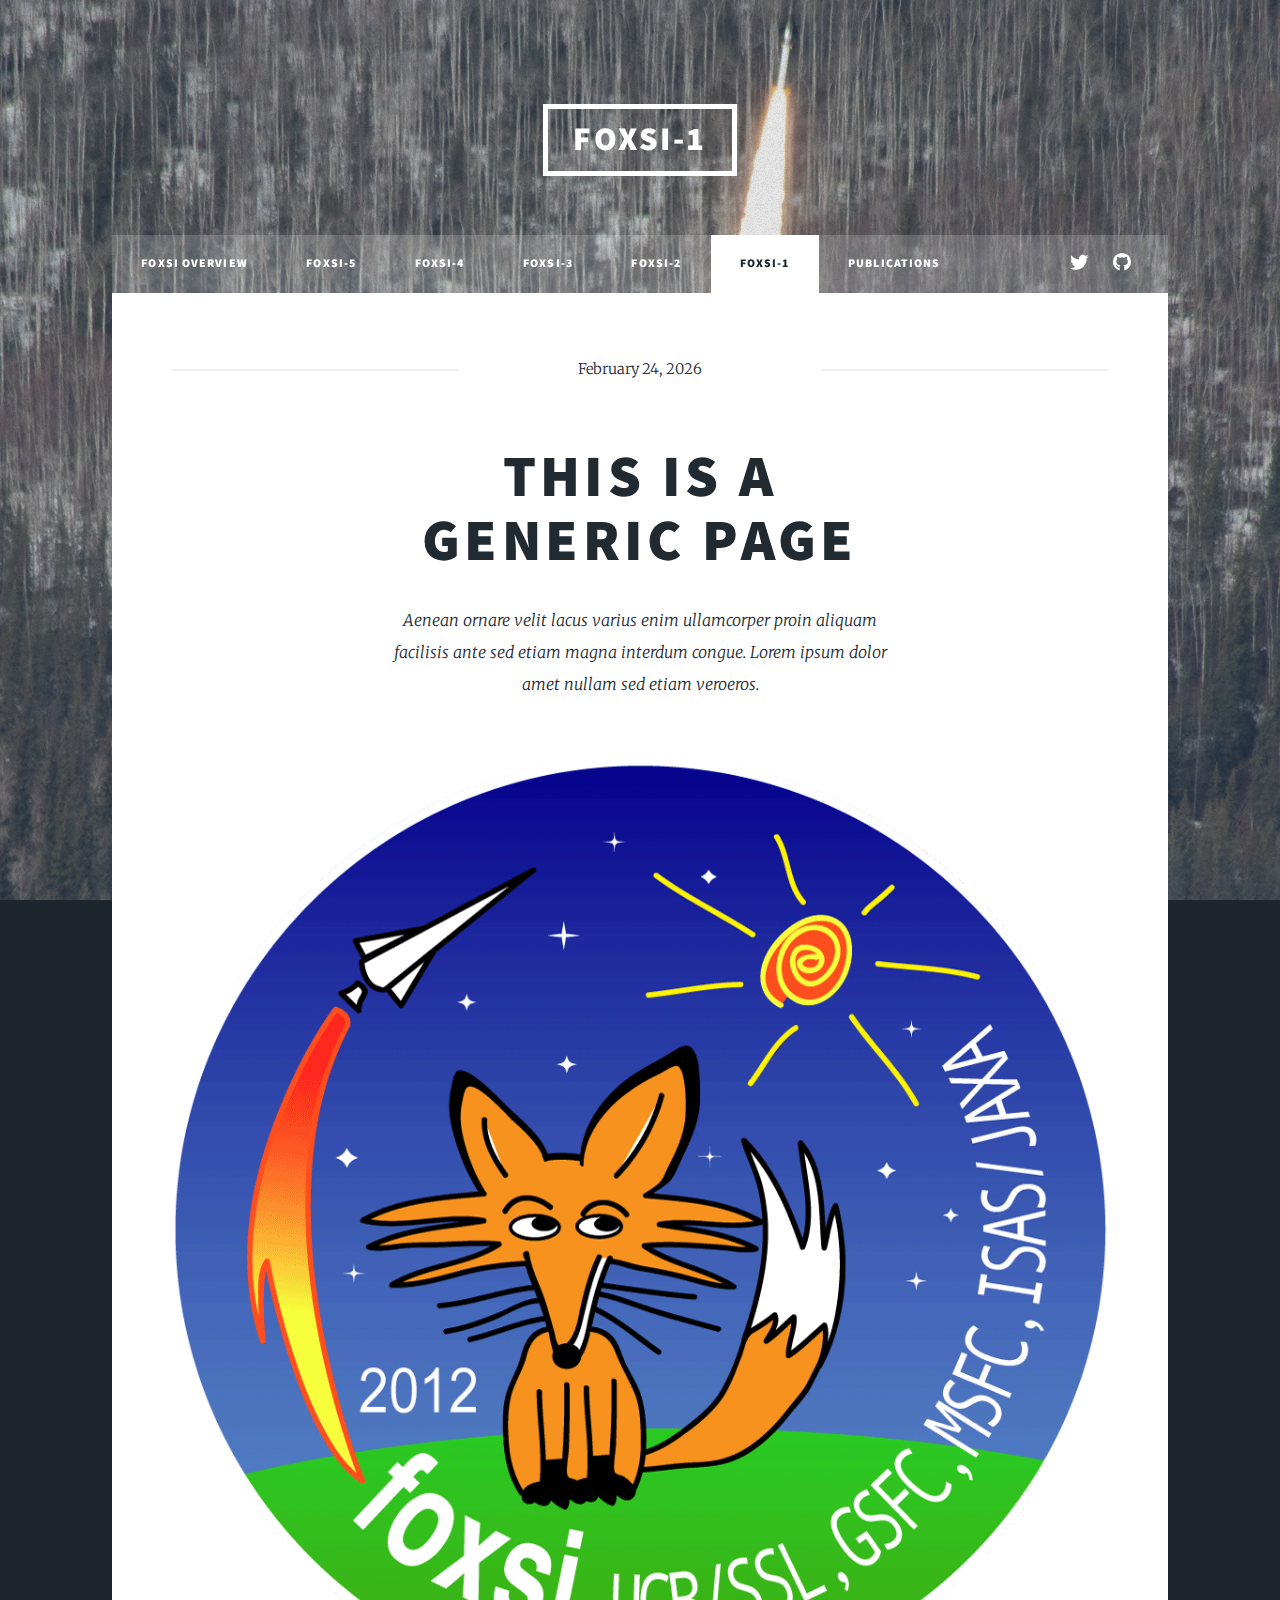
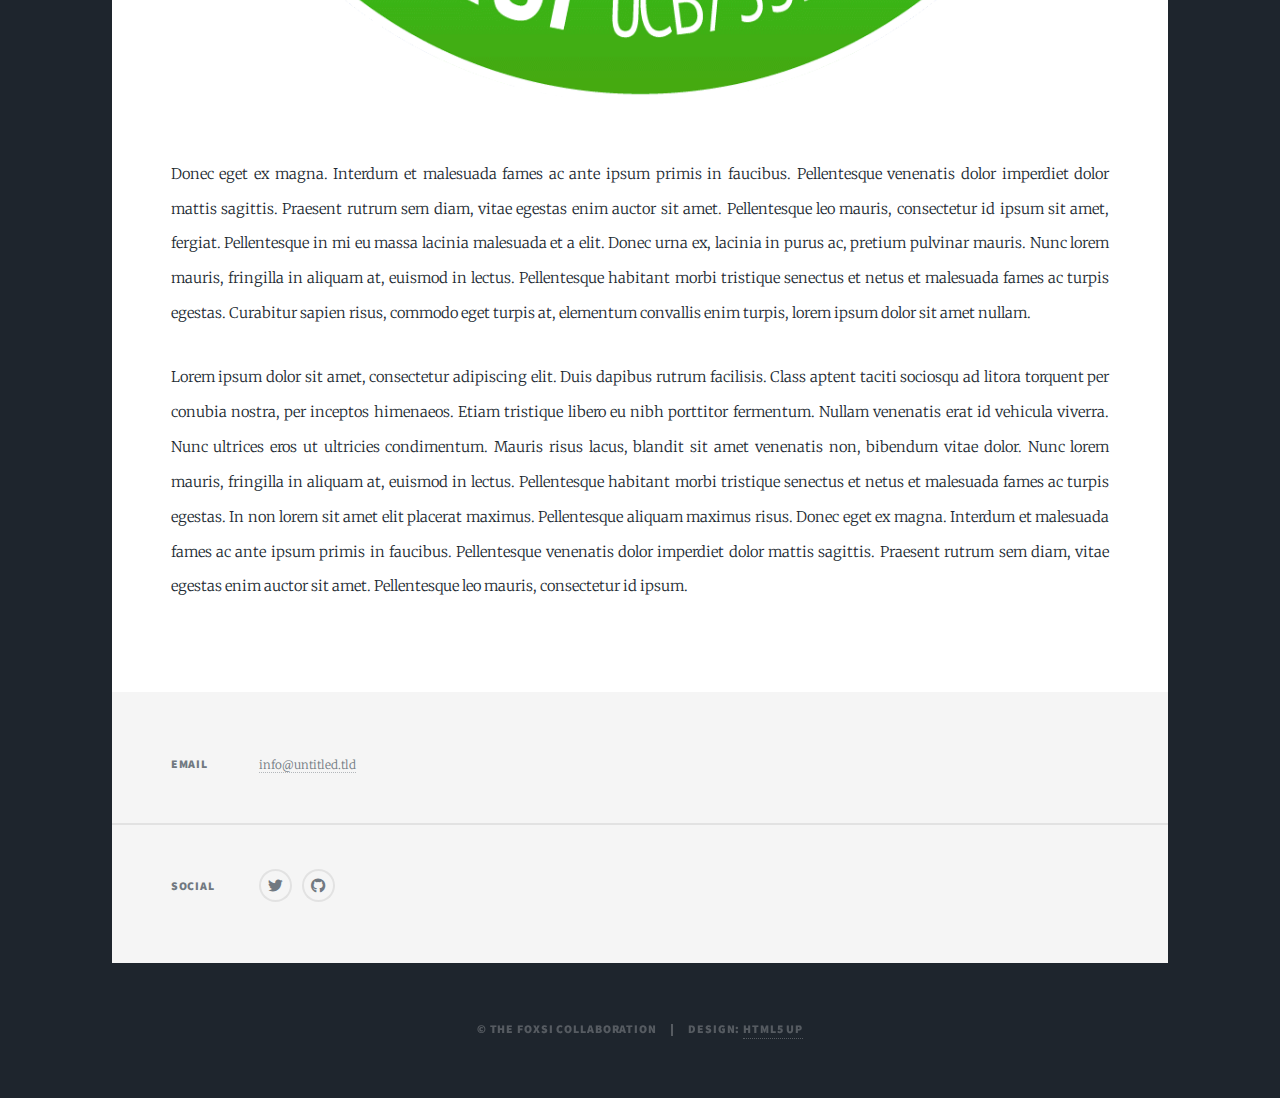
<file: foxsi1_main.html>
<!DOCTYPE HTML>
<!--
	Massively by HTML5 UP
	html5up.net | @ajlkn
	Free for personal and commercial use under the CCA 3.0 license (html5up.net/license)
-->
<html>
	<head>
		<title>FOXSI-1 Page</title>
		<link rel="icon" type="image/x-icon" href="images/foxsi1_logo.png">
		<meta charset="utf-8" />
		<meta name="viewport" content="width=device-width, initial-scale=1, user-scalable=no" />
		<link rel="stylesheet" href="assets/css/main.css" />
		<noscript><link rel="stylesheet" href="assets/css/noscript.css" /></noscript>
	</head>
	<body class="is-preload">

		<!-- Wrapper -->
			<div id="wrapper">

				<!-- Header -->
					<header id="header">
						<a href="index.html" class="logo">FOXSI-1</a>
					</header>

				<!-- Nav -->
					<nav id="nav">
						<ul class="links">
							<li><a href="index.html">FOXSI Overview</a></li>
							<li><a href="foxsi5_main.html">FOXSI-5</a></li>
							<li><a href="foxsi4_main.html">FOXSI-4</a></li>
							<li><a href="foxsi3_main.html">FOXSI-3</a></li>
							<li><a href="foxsi2_main.html">FOXSI-2</a></li>
							<li class="active"><a href="foxsi1_main.html">FOXSI-1</a></li>
							<li><a href="publications.html">Publications</a></li>
						</ul>
						<ul class="icons">
							<li><a href="https://x.com/foxsirocket4" class="icon brands fa-twitter"><span class="label">Twitter</span></a></li>
							<li><a href="https://github.com/foxsi" class="icon brands fa-github"><span class="label">GitHub</span></a></li>
						</ul>
					</nav>

				<!-- Main -->
					<div id="main">

						<!-- Post -->
							<section class="post">
								<header class="major">
									<span class="date">February 24, 2026</span>
									<h1>This is a<br />
									Generic Page</h1>
									<p>Aenean ornare velit lacus varius enim ullamcorper proin aliquam<br />
									facilisis ante sed etiam magna interdum congue. Lorem ipsum dolor<br />
									amet nullam sed etiam veroeros.</p>
								</header>
								<div class="image main"><img src="images/foxsi1_logo.png" alt="" /></div>
								<p>Donec eget ex magna. Interdum et malesuada fames ac ante ipsum primis in faucibus. Pellentesque venenatis dolor imperdiet dolor mattis sagittis. Praesent rutrum sem diam, vitae egestas enim auctor sit amet. Pellentesque leo mauris, consectetur id ipsum sit amet, fergiat. Pellentesque in mi eu massa lacinia malesuada et a elit. Donec urna ex, lacinia in purus ac, pretium pulvinar mauris. Nunc lorem mauris, fringilla in aliquam at, euismod in lectus. Pellentesque habitant morbi tristique senectus et netus et malesuada fames ac turpis egestas. Curabitur sapien risus, commodo eget turpis at, elementum convallis enim turpis, lorem ipsum dolor sit amet nullam.</p>
								<p>Lorem ipsum dolor sit amet, consectetur adipiscing elit. Duis dapibus rutrum facilisis. Class aptent taciti sociosqu ad litora torquent per conubia nostra, per inceptos himenaeos. Etiam tristique libero eu nibh porttitor fermentum. Nullam venenatis erat id vehicula viverra. Nunc ultrices eros ut ultricies condimentum. Mauris risus lacus, blandit sit amet venenatis non, bibendum vitae dolor. Nunc lorem mauris, fringilla in aliquam at, euismod in lectus. Pellentesque habitant morbi tristique senectus et netus et malesuada fames ac turpis egestas. In non lorem sit amet elit placerat maximus. Pellentesque aliquam maximus risus. Donec eget ex magna. Interdum et malesuada fames ac ante ipsum primis in faucibus. Pellentesque venenatis dolor imperdiet dolor mattis sagittis. Praesent rutrum sem diam, vitae egestas enim auctor sit amet. Pellentesque leo mauris, consectetur id ipsum.</p>
							</section>

					</div>

				<!-- Footer -->
					<footer id="footer">
						<section class="split contact">
							<section>
								<h3>Email</h3>
								<p><a href="#">info@untitled.tld</a></p>
							</section>
							<section>
								<h3>Social</h3>
								<ul class="icons alt">
									<li><a href="https://x.com/foxsirocket4" class="icon brands fa-twitter"><span class="label">Twitter</span></a></li>
									<li><a href="https://github.com/foxsi" class="icon brands fa-github"><span class="label">GitHub</span></a></li>
								</ul>
							</section>
						</section>
					</footer>

				<!-- Copyright -->
					<div id="copyright">
						<ul><li>&copy; The FOXSI Collaboration</li><li>Design: <a href="https://html5up.net">HTML5 UP</a></li></ul>
					</div>

			</div>

		<!-- Scripts -->
			<script src="assets/js/jquery.min.js"></script>
			<script src="assets/js/jquery.scrollex.min.js"></script>
			<script src="assets/js/jquery.scrolly.min.js"></script>
			<script src="assets/js/browser.min.js"></script>
			<script src="assets/js/breakpoints.min.js"></script>
			<script src="assets/js/util.js"></script>
			<script src="assets/js/main.js"></script>

	</body>
</html>
</file>
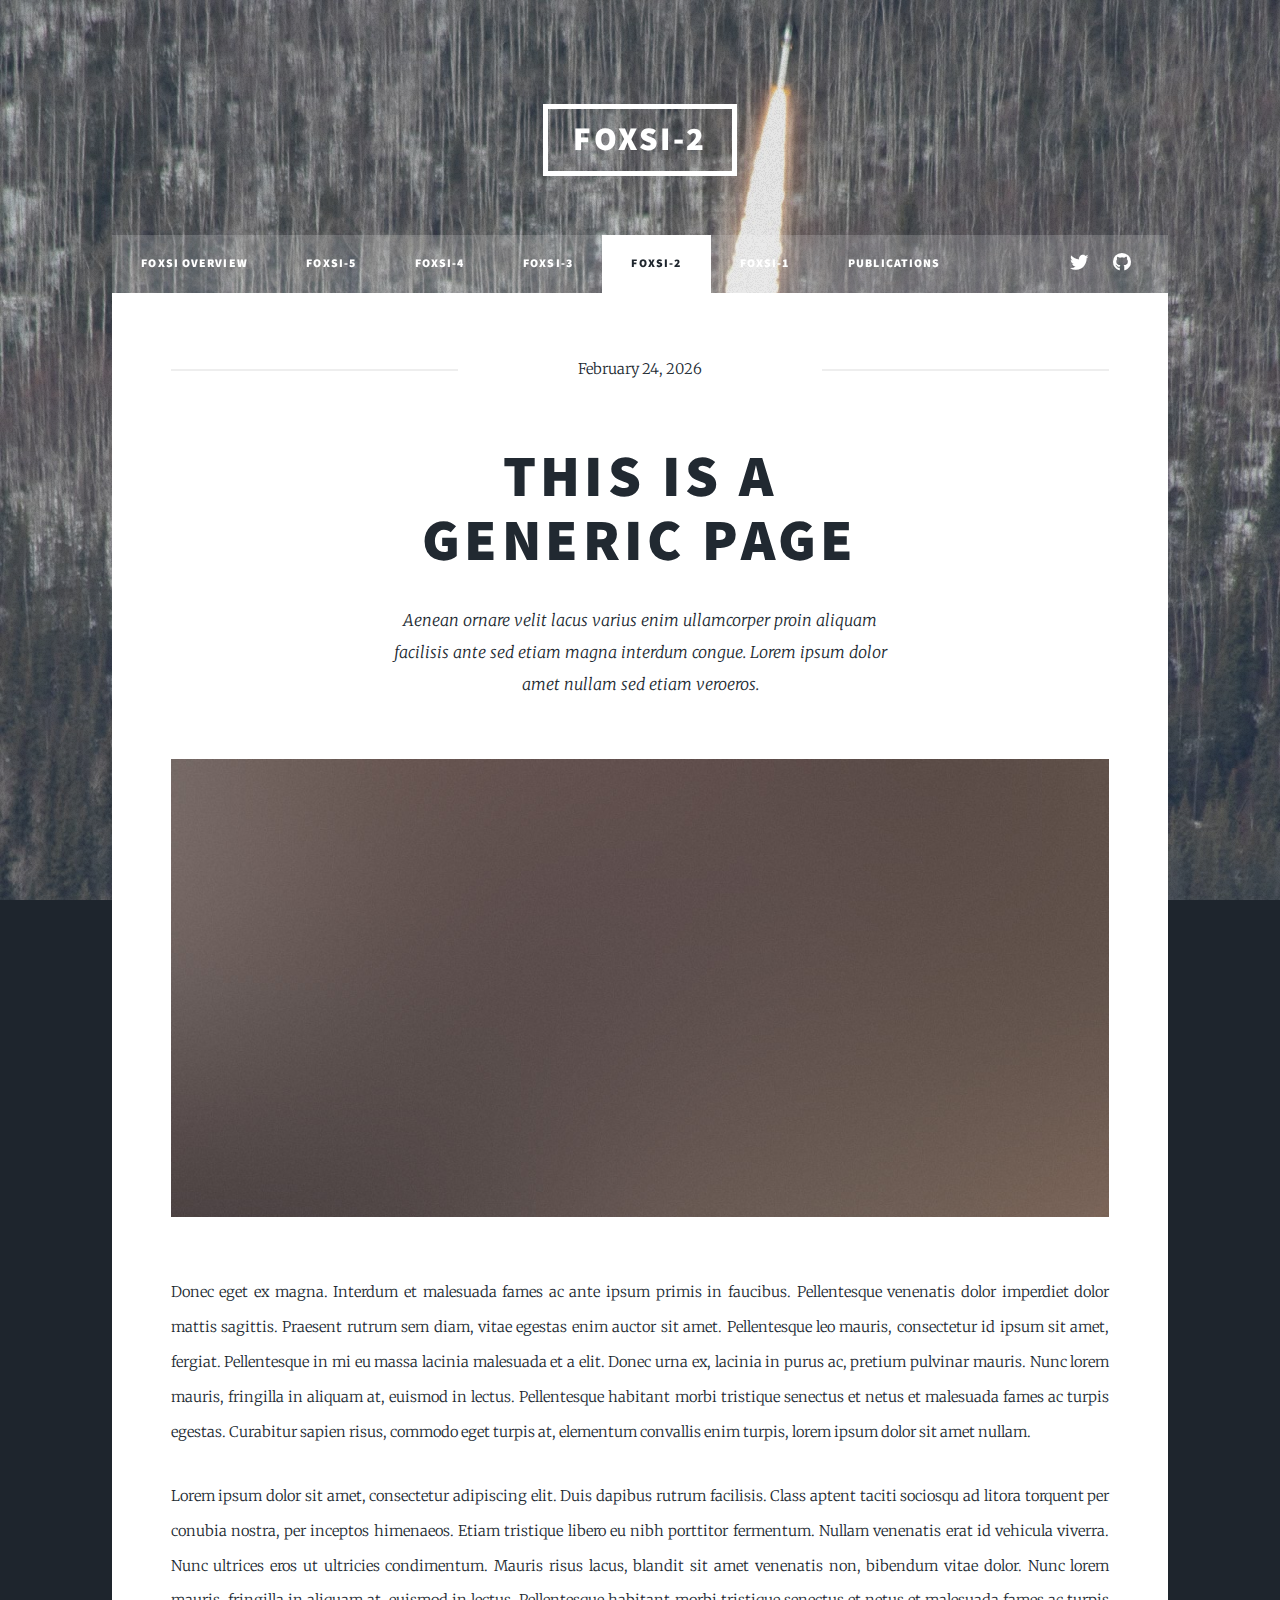
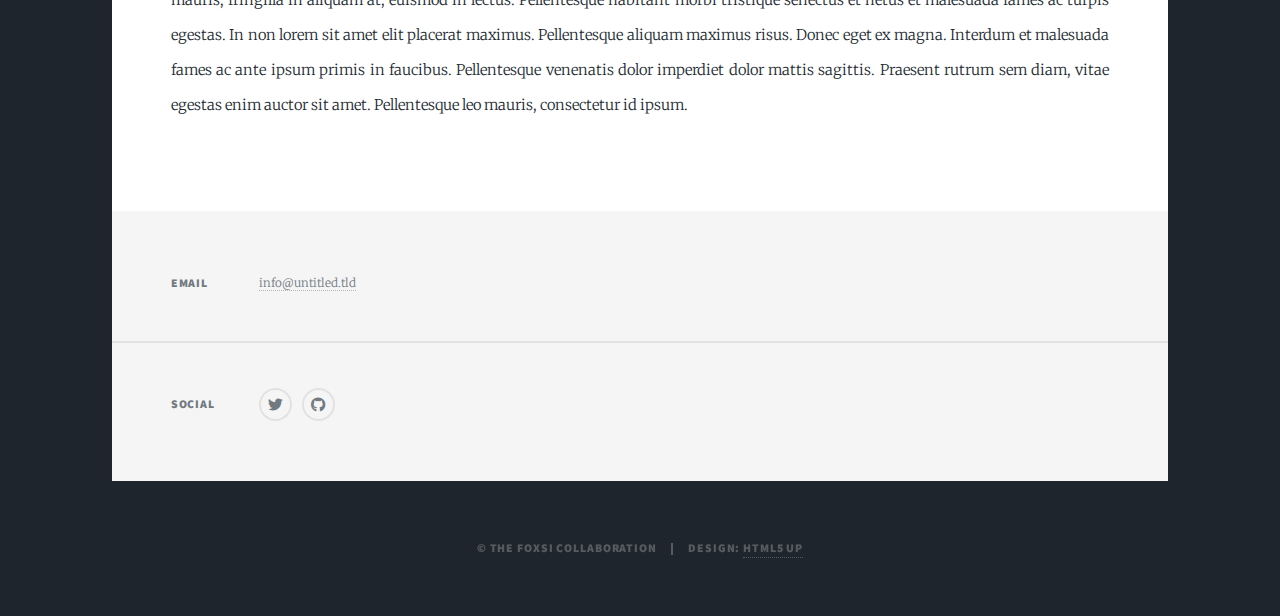
<file: foxsi2_main.html>
<!DOCTYPE HTML>
<!--
	Massively by HTML5 UP
	html5up.net | @ajlkn
	Free for personal and commercial use under the CCA 3.0 license (html5up.net/license)
-->
<html>
	<head>
		<title>FOXSI-2 Page</title>
		<link rel="icon" type="image/x-icon" href="images/foxsi5_logo.png">
		<meta charset="utf-8" />
		<meta name="viewport" content="width=device-width, initial-scale=1, user-scalable=no" />
		<link rel="stylesheet" href="assets/css/main.css" />
		<noscript><link rel="stylesheet" href="assets/css/noscript.css" /></noscript>
	</head>
	<body class="is-preload">

		<!-- Wrapper -->
			<div id="wrapper">

				<!-- Header -->
					<header id="header">
						<a href="index.html" class="logo">FOXSI-2</a>
					</header>

				<!-- Nav -->
					<nav id="nav">
						<ul class="links">
							<li><a href="index.html">FOXSI Overview</a></li>
							<li><a href="foxsi5_main.html">FOXSI-5</a></li>
							<li><a href="foxsi4_main.html">FOXSI-4</a></li>
							<li><a href="foxsi3_main.html">FOXSI-3</a></li>
							<li class="active"><a href="foxsi2_main.html">FOXSI-2</a></li>
							<li><a href="foxsi1_main.html">FOXSI-1</a></li>
							<li><a href="publications.html">Publications</a></li>
						</ul>
						<ul class="icons">
							<li><a href="https://x.com/foxsirocket4" class="icon brands fa-twitter"><span class="label">Twitter</span></a></li>
							<li><a href="https://github.com/foxsi" class="icon brands fa-github"><span class="label">GitHub</span></a></li>
						</ul>
					</nav>

				<!-- Main -->
					<div id="main">

						<!-- Post -->
							<section class="post">
								<header class="major">
									<span class="date">February 24, 2026</span>
									<h1>This is a<br />
									Generic Page</h1>
									<p>Aenean ornare velit lacus varius enim ullamcorper proin aliquam<br />
									facilisis ante sed etiam magna interdum congue. Lorem ipsum dolor<br />
									amet nullam sed etiam veroeros.</p>
								</header>
								<div class="image main"><img src="images/pic01.jpg" alt="" /></div>
								<p>Donec eget ex magna. Interdum et malesuada fames ac ante ipsum primis in faucibus. Pellentesque venenatis dolor imperdiet dolor mattis sagittis. Praesent rutrum sem diam, vitae egestas enim auctor sit amet. Pellentesque leo mauris, consectetur id ipsum sit amet, fergiat. Pellentesque in mi eu massa lacinia malesuada et a elit. Donec urna ex, lacinia in purus ac, pretium pulvinar mauris. Nunc lorem mauris, fringilla in aliquam at, euismod in lectus. Pellentesque habitant morbi tristique senectus et netus et malesuada fames ac turpis egestas. Curabitur sapien risus, commodo eget turpis at, elementum convallis enim turpis, lorem ipsum dolor sit amet nullam.</p>
								<p>Lorem ipsum dolor sit amet, consectetur adipiscing elit. Duis dapibus rutrum facilisis. Class aptent taciti sociosqu ad litora torquent per conubia nostra, per inceptos himenaeos. Etiam tristique libero eu nibh porttitor fermentum. Nullam venenatis erat id vehicula viverra. Nunc ultrices eros ut ultricies condimentum. Mauris risus lacus, blandit sit amet venenatis non, bibendum vitae dolor. Nunc lorem mauris, fringilla in aliquam at, euismod in lectus. Pellentesque habitant morbi tristique senectus et netus et malesuada fames ac turpis egestas. In non lorem sit amet elit placerat maximus. Pellentesque aliquam maximus risus. Donec eget ex magna. Interdum et malesuada fames ac ante ipsum primis in faucibus. Pellentesque venenatis dolor imperdiet dolor mattis sagittis. Praesent rutrum sem diam, vitae egestas enim auctor sit amet. Pellentesque leo mauris, consectetur id ipsum.</p>
							</section>

					</div>

				<!-- Footer -->
					<footer id="footer">
						<section class="split contact">
							<section>
								<h3>Email</h3>
								<p><a href="#">info@untitled.tld</a></p>
							</section>
							<section>
								<h3>Social</h3>
								<ul class="icons alt">
									<li><a href="https://x.com/foxsirocket4" class="icon brands fa-twitter"><span class="label">Twitter</span></a></li>
									<li><a href="https://github.com/foxsi" class="icon brands fa-github"><span class="label">GitHub</span></a></li>
								</ul>
							</section>
						</section>
					</footer>

				<!-- Copyright -->
					<div id="copyright">
						<ul><li>&copy; The FOXSI Collaboration</li><li>Design: <a href="https://html5up.net">HTML5 UP</a></li></ul>
					</div>

			</div>

		<!-- Scripts -->
			<script src="assets/js/jquery.min.js"></script>
			<script src="assets/js/jquery.scrollex.min.js"></script>
			<script src="assets/js/jquery.scrolly.min.js"></script>
			<script src="assets/js/browser.min.js"></script>
			<script src="assets/js/breakpoints.min.js"></script>
			<script src="assets/js/util.js"></script>
			<script src="assets/js/main.js"></script>

	</body>
</html>
</file>
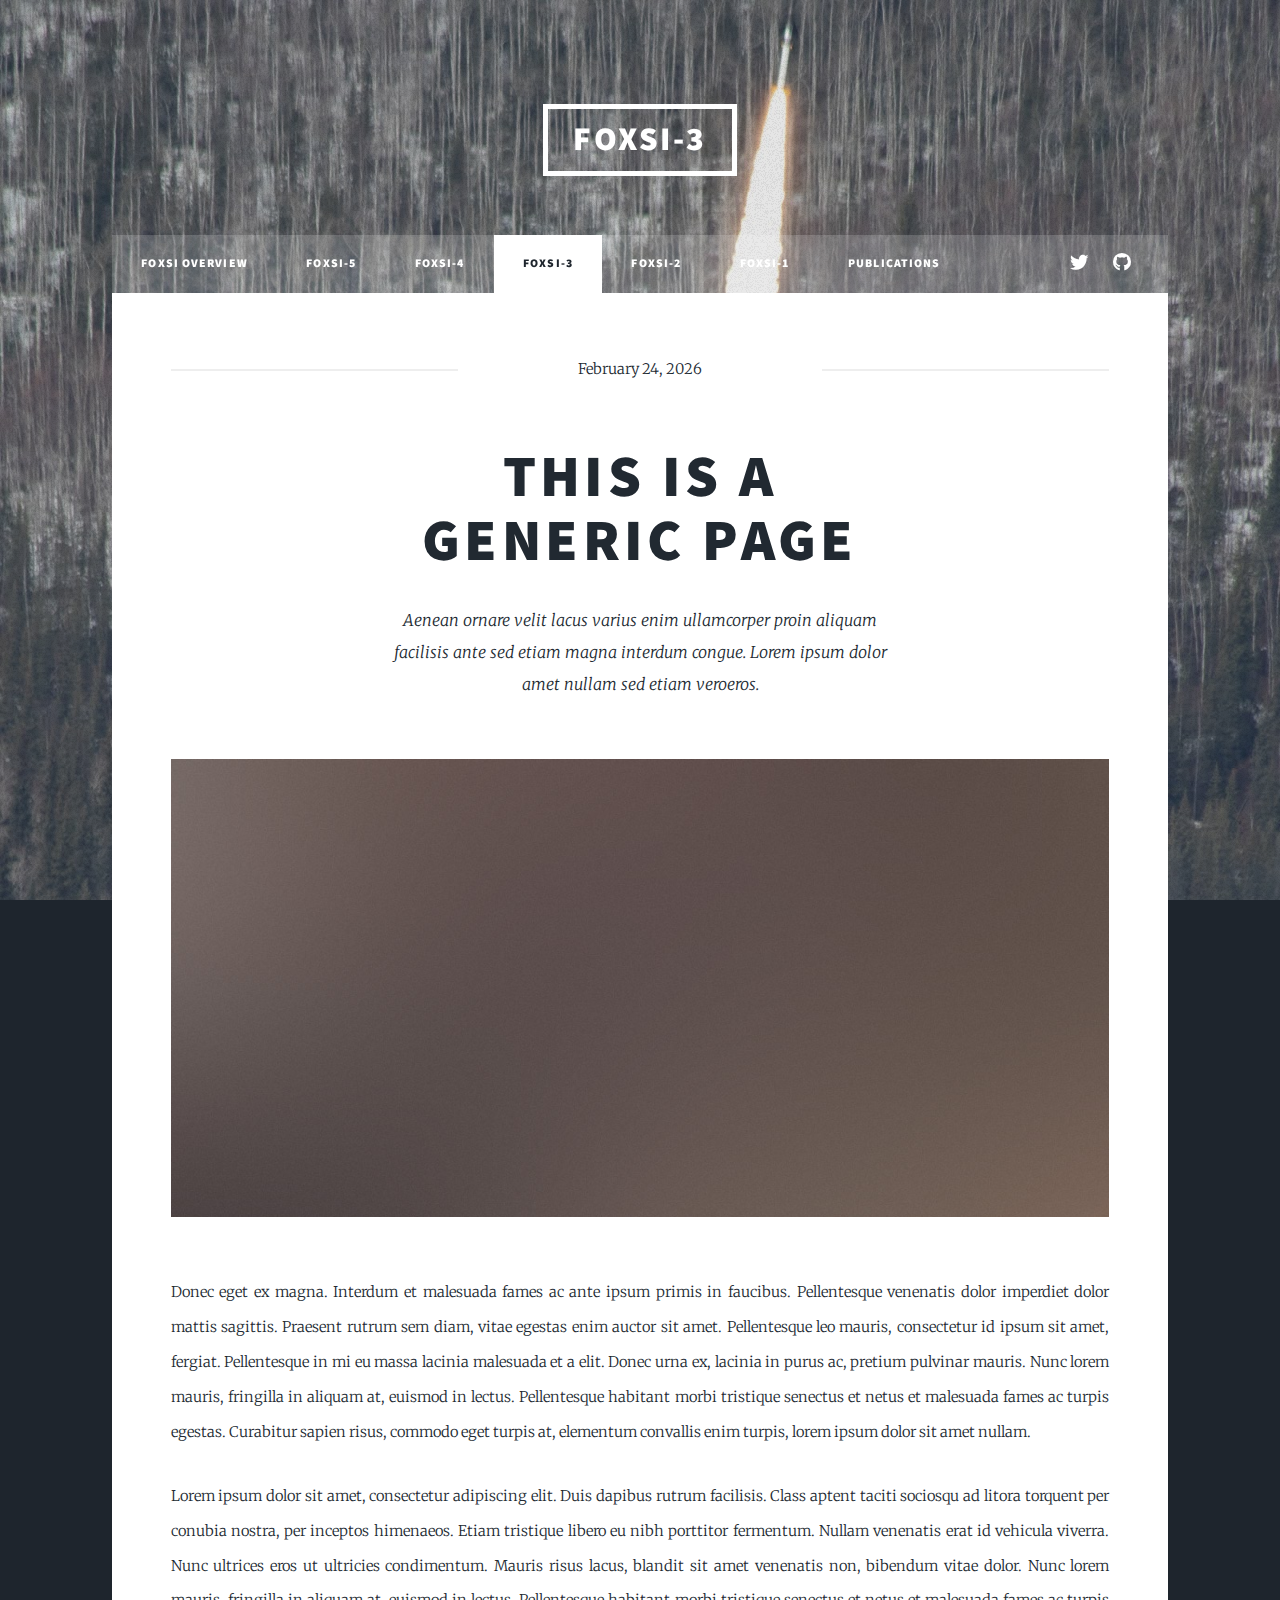
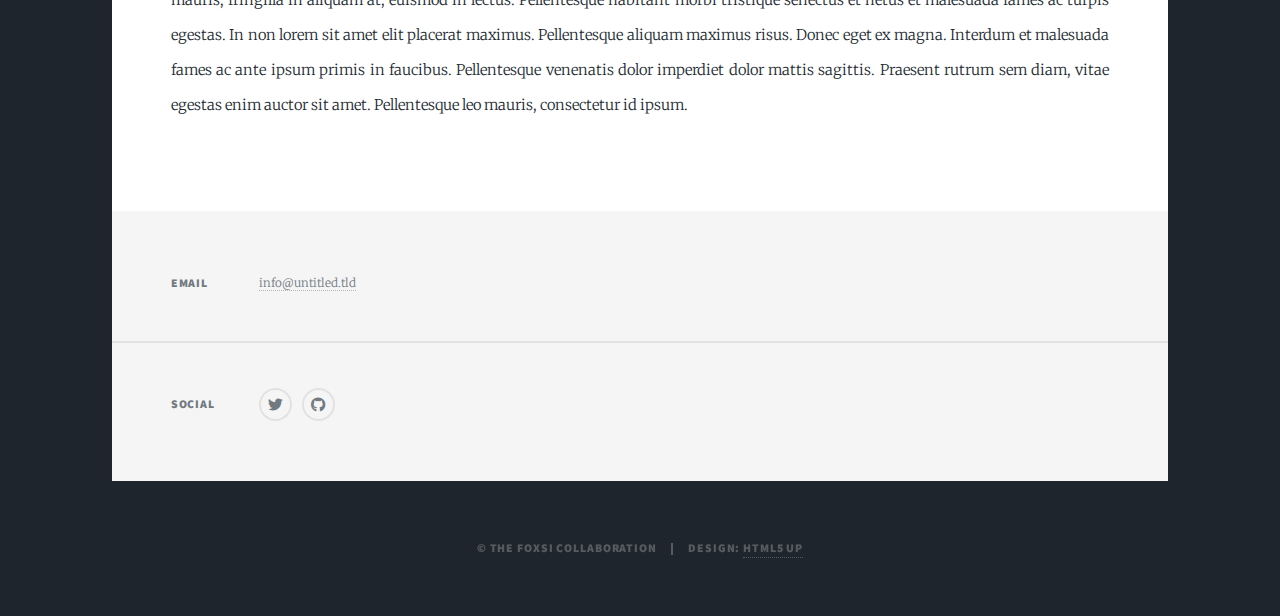
<file: foxsi3_main.html>
<!DOCTYPE HTML>
<!--
	Massively by HTML5 UP
	html5up.net | @ajlkn
	Free for personal and commercial use under the CCA 3.0 license (html5up.net/license)
-->
<html>
	<head>
		<title>FOXSI-3 Page</title>
		<link rel="icon" type="image/x-icon" href="images/foxsi5_logo.png">
		<meta charset="utf-8" />
		<meta name="viewport" content="width=device-width, initial-scale=1, user-scalable=no" />
		<link rel="stylesheet" href="assets/css/main.css" />
		<noscript><link rel="stylesheet" href="assets/css/noscript.css" /></noscript>
	</head>
	<body class="is-preload">

		<!-- Wrapper -->
			<div id="wrapper">

				<!-- Header -->
					<header id="header">
						<a href="index.html" class="logo">FOXSI-3</a>
					</header>

				<!-- Nav -->
					<nav id="nav">
						<ul class="links">
							<li><a href="index.html">FOXSI Overview</a></li>
							<li><a href="foxsi5_main.html">FOXSI-5</a></li>
							<li><a href="foxsi4_main.html">FOXSI-4</a></li>
							<li class="active"><a href="foxsi3_main.html">FOXSI-3</a></li>
							<li><a href="foxsi2_main.html">FOXSI-2</a></li>
							<li><a href="foxsi1_main.html">FOXSI-1</a></li>
							<li><a href="publications.html">Publications</a></li>
						</ul>
						<ul class="icons">
							<li><a href="https://x.com/foxsirocket4" class="icon brands fa-twitter"><span class="label">Twitter</span></a></li>
							<li><a href="https://github.com/foxsi" class="icon brands fa-github"><span class="label">GitHub</span></a></li>
						</ul>
					</nav>

				<!-- Main -->
					<div id="main">

						<!-- Post -->
							<section class="post">
								<header class="major">
									<span class="date">February 24, 2026</span>
									<h1>This is a<br />
									Generic Page</h1>
									<p>Aenean ornare velit lacus varius enim ullamcorper proin aliquam<br />
									facilisis ante sed etiam magna interdum congue. Lorem ipsum dolor<br />
									amet nullam sed etiam veroeros.</p>
								</header>
								<div class="image main"><img src="images/pic01.jpg" alt="" /></div>
								<p>Donec eget ex magna. Interdum et malesuada fames ac ante ipsum primis in faucibus. Pellentesque venenatis dolor imperdiet dolor mattis sagittis. Praesent rutrum sem diam, vitae egestas enim auctor sit amet. Pellentesque leo mauris, consectetur id ipsum sit amet, fergiat. Pellentesque in mi eu massa lacinia malesuada et a elit. Donec urna ex, lacinia in purus ac, pretium pulvinar mauris. Nunc lorem mauris, fringilla in aliquam at, euismod in lectus. Pellentesque habitant morbi tristique senectus et netus et malesuada fames ac turpis egestas. Curabitur sapien risus, commodo eget turpis at, elementum convallis enim turpis, lorem ipsum dolor sit amet nullam.</p>
								<p>Lorem ipsum dolor sit amet, consectetur adipiscing elit. Duis dapibus rutrum facilisis. Class aptent taciti sociosqu ad litora torquent per conubia nostra, per inceptos himenaeos. Etiam tristique libero eu nibh porttitor fermentum. Nullam venenatis erat id vehicula viverra. Nunc ultrices eros ut ultricies condimentum. Mauris risus lacus, blandit sit amet venenatis non, bibendum vitae dolor. Nunc lorem mauris, fringilla in aliquam at, euismod in lectus. Pellentesque habitant morbi tristique senectus et netus et malesuada fames ac turpis egestas. In non lorem sit amet elit placerat maximus. Pellentesque aliquam maximus risus. Donec eget ex magna. Interdum et malesuada fames ac ante ipsum primis in faucibus. Pellentesque venenatis dolor imperdiet dolor mattis sagittis. Praesent rutrum sem diam, vitae egestas enim auctor sit amet. Pellentesque leo mauris, consectetur id ipsum.</p>
							</section>

					</div>

				<!-- Footer -->
					<footer id="footer">
						<section class="split contact">
							<section>
								<h3>Email</h3>
								<p><a href="#">info@untitled.tld</a></p>
							</section>
							<section>
								<h3>Social</h3>
								<ul class="icons alt">
									<li><a href="https://x.com/foxsirocket4" class="icon brands fa-twitter"><span class="label">Twitter</span></a></li>
									<li><a href="https://github.com/foxsi" class="icon brands fa-github"><span class="label">GitHub</span></a></li>
								</ul>
							</section>
						</section>
					</footer>

				<!-- Copyright -->
					<div id="copyright">
						<ul><li>&copy; The FOXSI Collaboration</li><li>Design: <a href="https://html5up.net">HTML5 UP</a></li></ul>
					</div>

			</div>

		<!-- Scripts -->
			<script src="assets/js/jquery.min.js"></script>
			<script src="assets/js/jquery.scrollex.min.js"></script>
			<script src="assets/js/jquery.scrolly.min.js"></script>
			<script src="assets/js/browser.min.js"></script>
			<script src="assets/js/breakpoints.min.js"></script>
			<script src="assets/js/util.js"></script>
			<script src="assets/js/main.js"></script>

	</body>
</html>
</file>
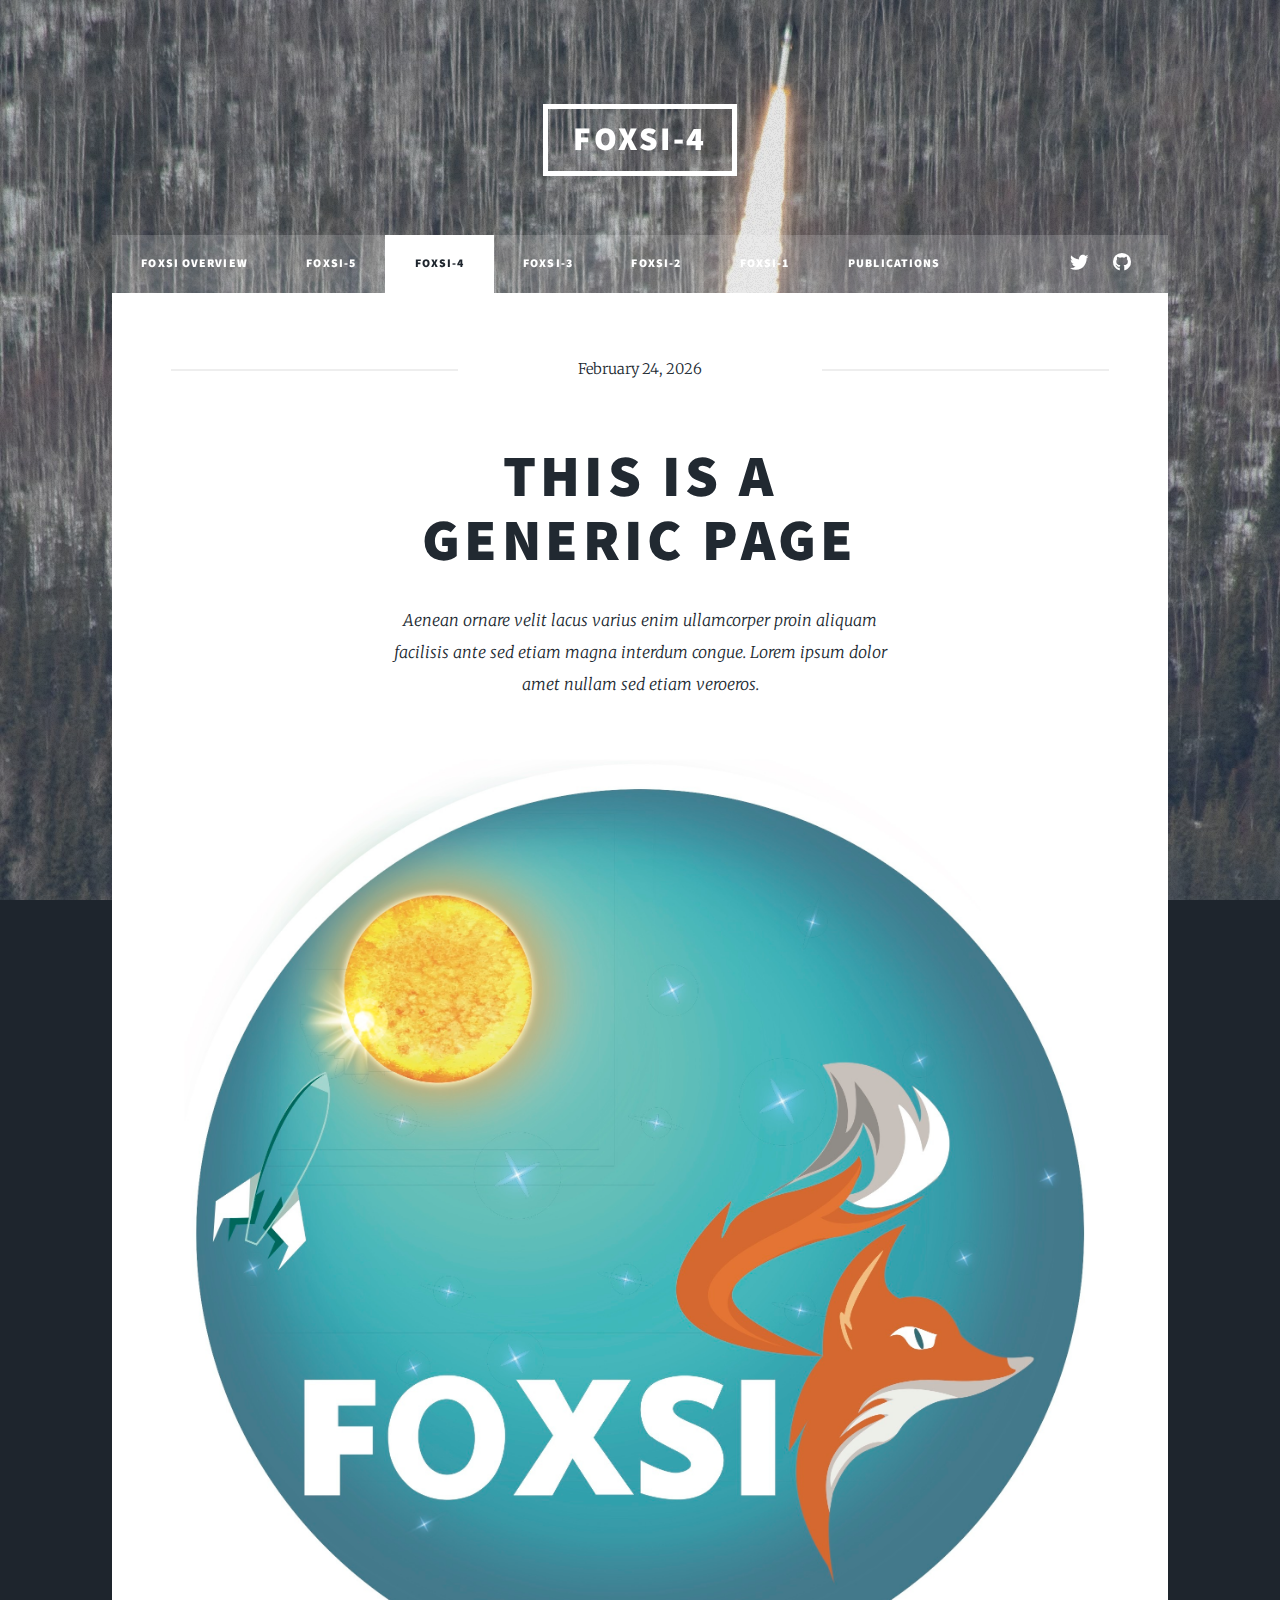
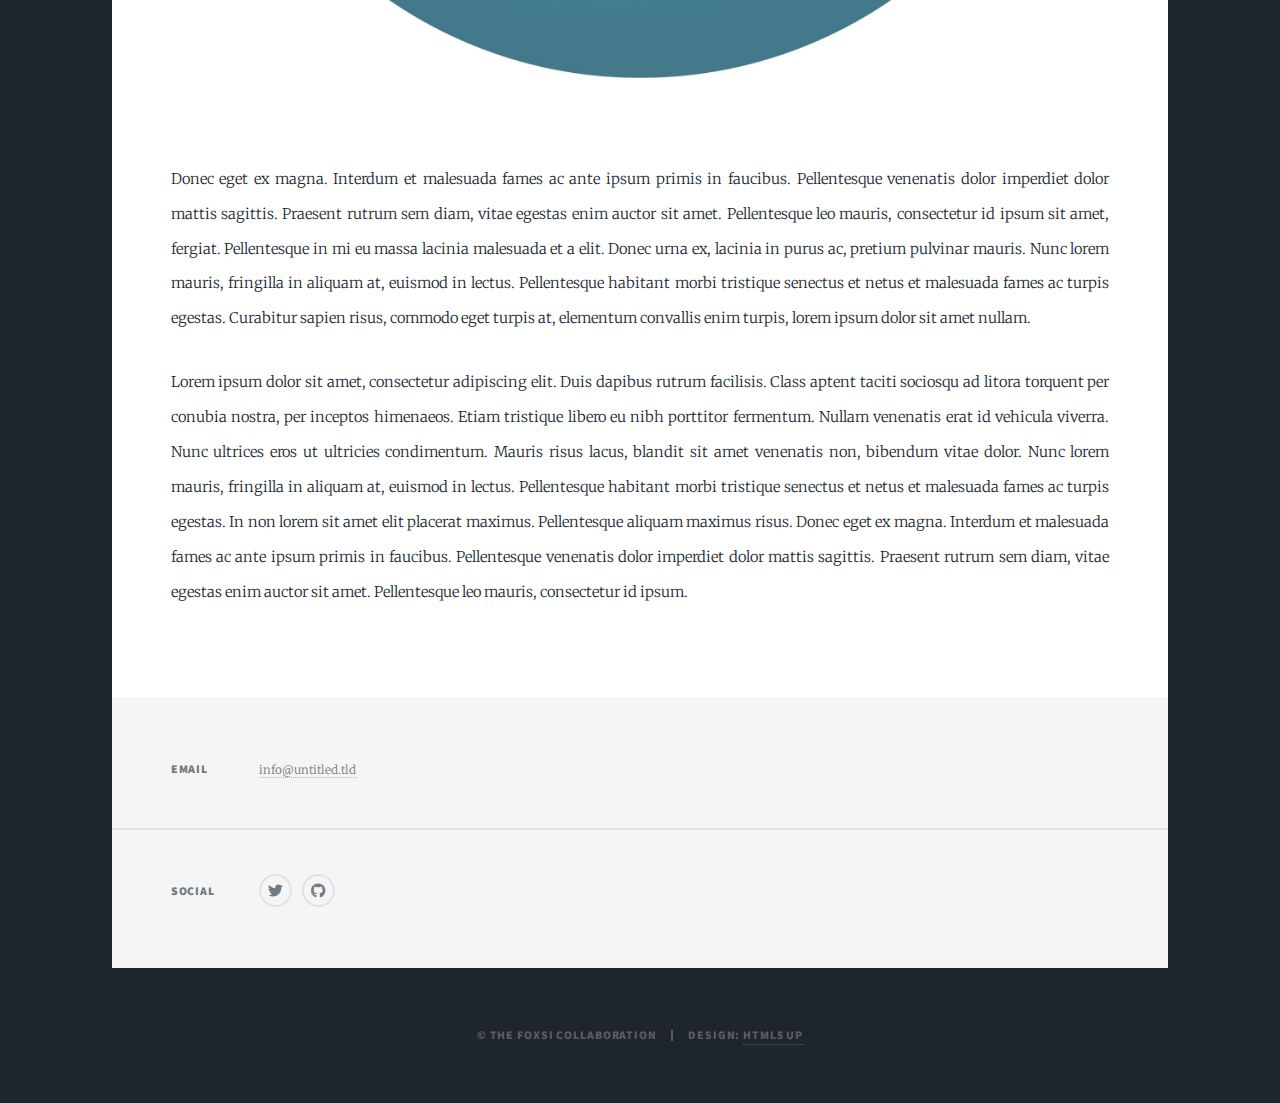
<file: foxsi4_main.html>
<!DOCTYPE HTML>
<!--
	Massively by HTML5 UP
	html5up.net | @ajlkn
	Free for personal and commercial use under the CCA 3.0 license (html5up.net/license)
-->
<html>
	<head>
		<title>FOXSI-4 Page</title>
		<link rel="icon" type="image/x-icon" href="images/foxsi4_logo.png">
		<meta charset="utf-8" />
		<meta name="viewport" content="width=device-width, initial-scale=1, user-scalable=no" />
		<link rel="stylesheet" href="assets/css/main.css" />
		<noscript><link rel="stylesheet" href="assets/css/noscript.css" /></noscript>
	</head>
	<body class="is-preload">

		<!-- Wrapper -->
			<div id="wrapper">

				<!-- Header -->
					<header id="header">
						<a href="index.html" class="logo">FOXSI-4</a>
					</header>

				<!-- Nav -->
					<nav id="nav">
						<ul class="links">
							<li><a href="index.html">FOXSI Overview</a></li>
							<li><a href="foxsi5_main.html">FOXSI-5</a></li>
							<li class="active"><a href="foxsi4_main.html">FOXSI-4</a></li>
							<li><a href="foxsi3_main.html">FOXSI-3</a></li>
							<li><a href="foxsi2_main.html">FOXSI-2</a></li>
							<li><a href="foxsi1_main.html">FOXSI-1</a></li>
							<li><a href="publications.html">Publications</a></li>
						</ul>
						<ul class="icons">
							<li><a href="https://x.com/foxsirocket4" class="icon brands fa-twitter"><span class="label">Twitter</span></a></li>
							<li><a href="https://github.com/foxsi" class="icon brands fa-github"><span class="label">GitHub</span></a></li>
						</ul>
					</nav>

				<!-- Main -->
					<div id="main">

						<!-- Post -->
							<section class="post">
								<header class="major">
									<span class="date">February 24, 2026</span>
									<h1>This is a<br />
									Generic Page</h1>
									<p>Aenean ornare velit lacus varius enim ullamcorper proin aliquam<br />
									facilisis ante sed etiam magna interdum congue. Lorem ipsum dolor<br />
									amet nullam sed etiam veroeros.</p>
								</header>
								<div class="image main"><img src="images/foxsi4_logo.png" alt="" /></div>
								<p>Donec eget ex magna. Interdum et malesuada fames ac ante ipsum primis in faucibus. Pellentesque venenatis dolor imperdiet dolor mattis sagittis. Praesent rutrum sem diam, vitae egestas enim auctor sit amet. Pellentesque leo mauris, consectetur id ipsum sit amet, fergiat. Pellentesque in mi eu massa lacinia malesuada et a elit. Donec urna ex, lacinia in purus ac, pretium pulvinar mauris. Nunc lorem mauris, fringilla in aliquam at, euismod in lectus. Pellentesque habitant morbi tristique senectus et netus et malesuada fames ac turpis egestas. Curabitur sapien risus, commodo eget turpis at, elementum convallis enim turpis, lorem ipsum dolor sit amet nullam.</p>
								<p>Lorem ipsum dolor sit amet, consectetur adipiscing elit. Duis dapibus rutrum facilisis. Class aptent taciti sociosqu ad litora torquent per conubia nostra, per inceptos himenaeos. Etiam tristique libero eu nibh porttitor fermentum. Nullam venenatis erat id vehicula viverra. Nunc ultrices eros ut ultricies condimentum. Mauris risus lacus, blandit sit amet venenatis non, bibendum vitae dolor. Nunc lorem mauris, fringilla in aliquam at, euismod in lectus. Pellentesque habitant morbi tristique senectus et netus et malesuada fames ac turpis egestas. In non lorem sit amet elit placerat maximus. Pellentesque aliquam maximus risus. Donec eget ex magna. Interdum et malesuada fames ac ante ipsum primis in faucibus. Pellentesque venenatis dolor imperdiet dolor mattis sagittis. Praesent rutrum sem diam, vitae egestas enim auctor sit amet. Pellentesque leo mauris, consectetur id ipsum.</p>
							</section>

					</div>

				<!-- Footer -->
					<footer id="footer">
						<section class="split contact">
							<section>
								<h3>Email</h3>
								<p><a href="#">info@untitled.tld</a></p>
							</section>
							<section>
								<h3>Social</h3>
								<ul class="icons alt">
									<li><a href="https://x.com/foxsirocket4" class="icon brands fa-twitter"><span class="label">Twitter</span></a></li>
									<li><a href="https://github.com/foxsi" class="icon brands fa-github"><span class="label">GitHub</span></a></li>
								</ul>
							</section>
						</section>
					</footer>

				<!-- Copyright -->
					<div id="copyright">
						<ul><li>&copy; The FOXSI Collaboration</li><li>Design: <a href="https://html5up.net">HTML5 UP</a></li></ul>
					</div>

			</div>

		<!-- Scripts -->
			<script src="assets/js/jquery.min.js"></script>
			<script src="assets/js/jquery.scrollex.min.js"></script>
			<script src="assets/js/jquery.scrolly.min.js"></script>
			<script src="assets/js/browser.min.js"></script>
			<script src="assets/js/breakpoints.min.js"></script>
			<script src="assets/js/util.js"></script>
			<script src="assets/js/main.js"></script>

	</body>
</html>
</file>
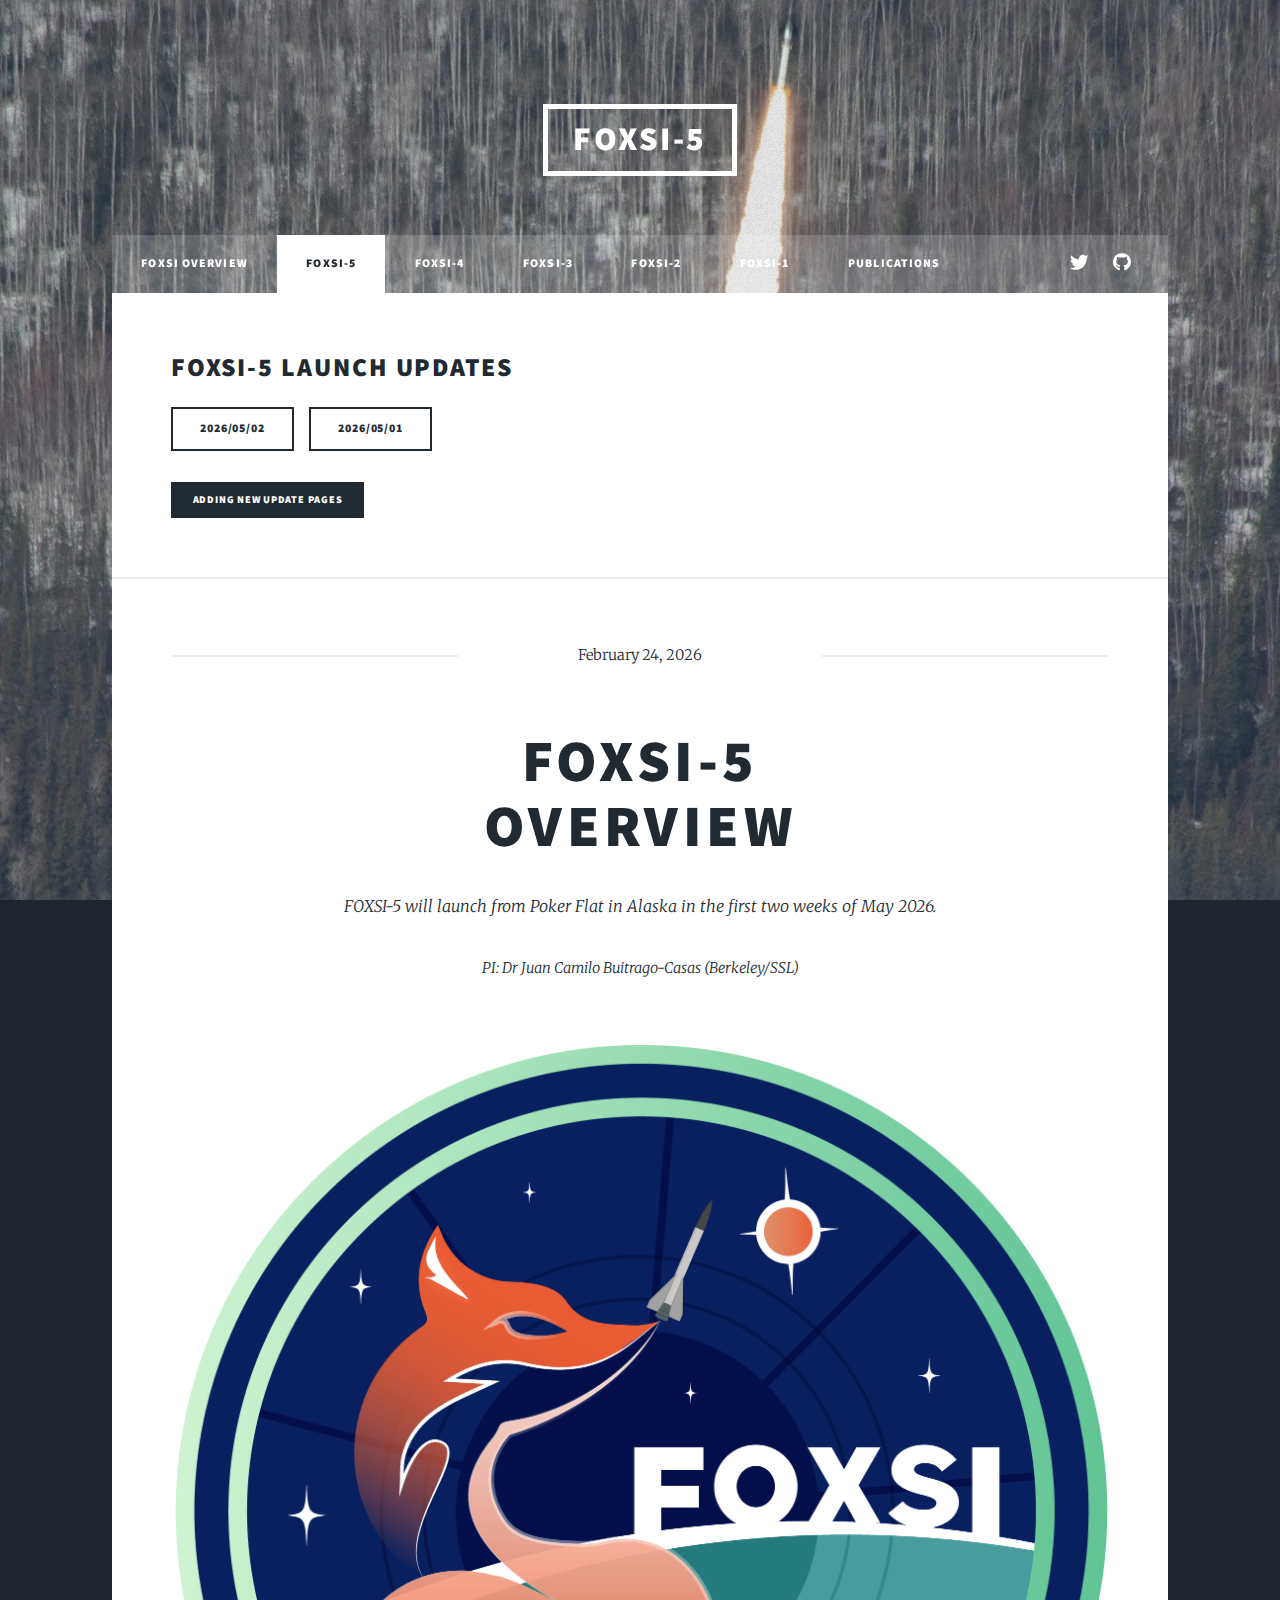
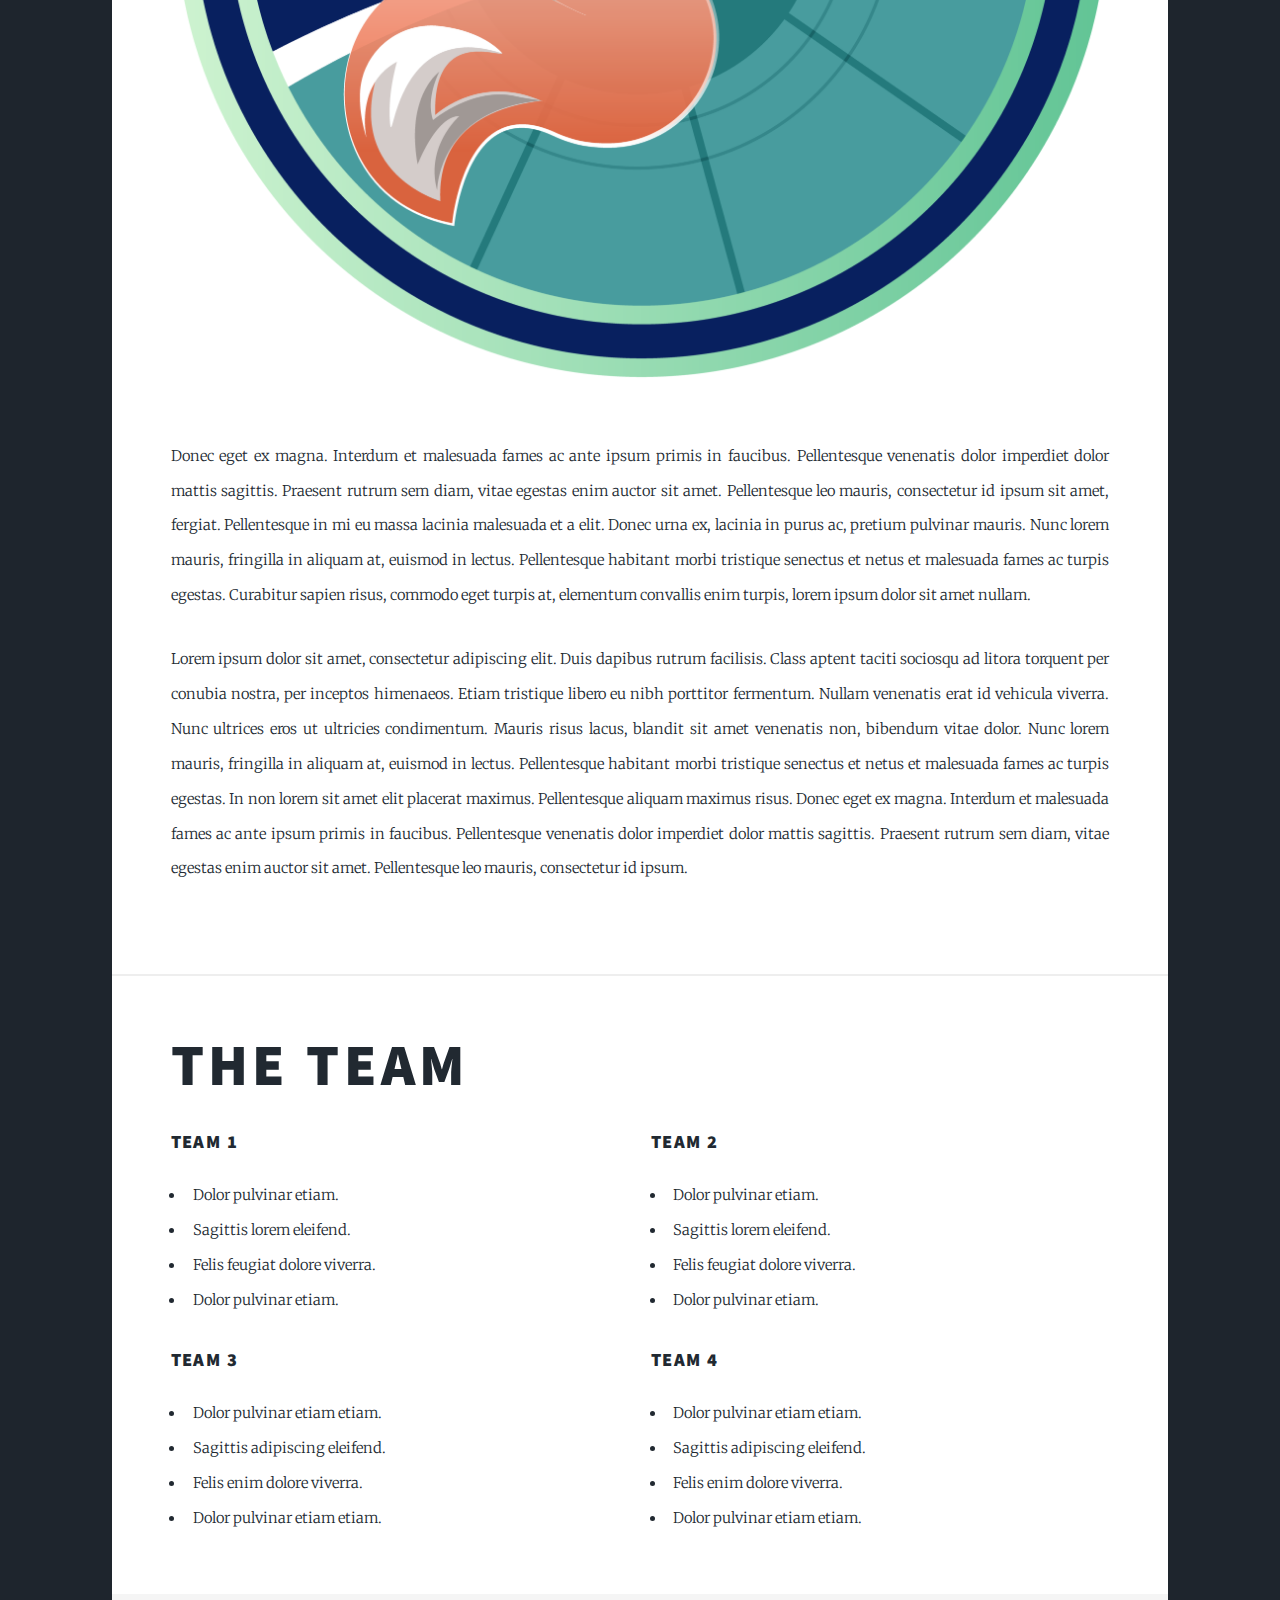
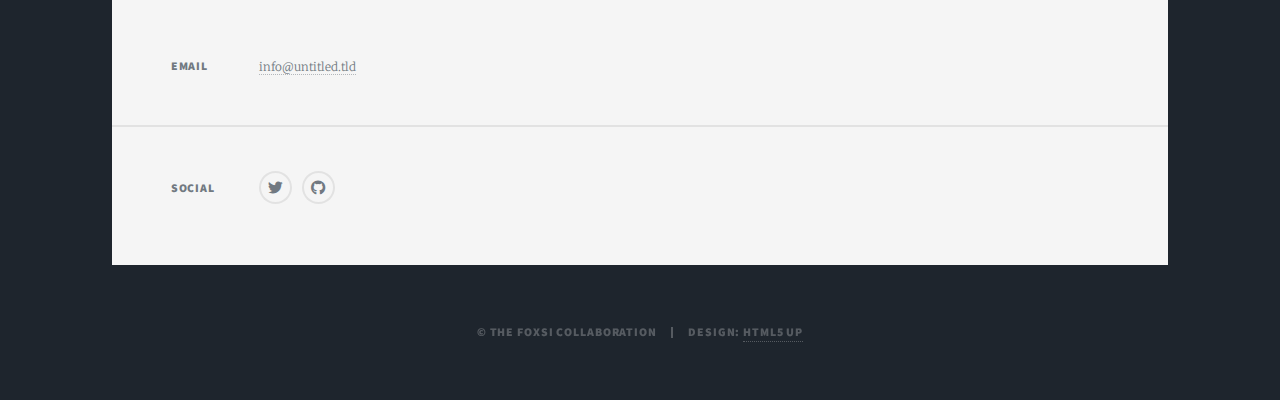
<file: foxsi5_main.html>
<!DOCTYPE HTML>
<!--
	Massively by HTML5 UP
	html5up.net | @ajlkn
	Free for personal and commercial use under the CCA 3.0 license (html5up.net/license)
-->
<html>
	<head>
		<title>FOXSI-5 Page</title>
		<link rel="icon" type="image/x-icon" href="images/foxsi5_logo.png">
		<meta charset="utf-8" />
		<meta name="viewport" content="width=device-width, initial-scale=1, user-scalable=no" />
		<link rel="stylesheet" href="assets/css/main.css" />
		<noscript><link rel="stylesheet" href="assets/css/noscript.css" /></noscript>
	</head>
	<body class="is-preload">

		<!-- Wrapper -->
			<div id="wrapper">

				<!-- Header -->
					<header id="header">
						<a href="#" class="logo">FOXSI-5</a>
					</header>

				<!-- Nav -->
					<nav id="nav">
						<ul class="links">
							<li><a href="index.html">FOXSI Overview</a></li>
							<li class="active"><a href="foxsi5_main.html">FOXSI-5</a></li>
							<li><a href="foxsi4_main.html">FOXSI-4</a></li>
							<li><a href="foxsi3_main.html">FOXSI-3</a></li>
							<li><a href="foxsi2_main.html">FOXSI-2</a></li>
							<li><a href="foxsi1_main.html">FOXSI-1</a></li>
							<li><a href="publications.html">Publications</a></li>
						</ul>
						<ul class="icons">
							<li><a href="https://x.com/foxsirocket4" class="icon brands fa-twitter"><span class="label">Twitter</span></a></li>
							<li><a href="https://github.com/foxsi" class="icon brands fa-github"><span class="label">GitHub</span></a></li>
						</ul>
					</nav>

				<!-- Main -->
					<div id="main">
						<section>
							<h2>FOXSI-5 Launch Updates</h2>
							<ul class="actions">
								<!-- ADD MORE DAYS HERE WITH COPIES OF "foxsi5_launch_days/foxsi5_20260501.html"-->
								<!-- REMEMBER TO UPDATE THIS LIST ON EACH PAGE. NEWEST AT THE TOP? -->
								<li><a href="foxsi5_launch_days/foxsi5_20260502.html" class="button">2026/05/02</a></li>
								<li><a href="foxsi5_launch_days/foxsi5_20260501.html" class="button">2026/05/01</a></li>
							</ul>
							<ul class="actions">
								<li><a href="foxsi5_launch_days/foxsi5_instructions.html" class="primary button small">Adding New Update Pages</a></li>
							</ul>
						</section>

						<!-- Post -->
							<section class="post">
								<header class="major">
									<span class="date">February 24, 2026</span>
									<h1>FOXSI-5<br />
									Overview</h1>
									<p>FOXSI-5 will launch from Poker Flat in Alaska in the first two weeks of May 2026.<br /></p>
									<p>PI: Dr Juan Camilo Buitrago-Casas (Berkeley/SSL)</p>
								</header>
								<div class="image main"><img src="images/foxsi5_logo.png" alt="" /></div>
								<p>Donec eget ex magna. Interdum et malesuada fames ac ante ipsum primis in faucibus. Pellentesque venenatis dolor imperdiet dolor mattis sagittis. Praesent rutrum sem diam, vitae egestas enim auctor sit amet. Pellentesque leo mauris, consectetur id ipsum sit amet, fergiat. Pellentesque in mi eu massa lacinia malesuada et a elit. Donec urna ex, lacinia in purus ac, pretium pulvinar mauris. Nunc lorem mauris, fringilla in aliquam at, euismod in lectus. Pellentesque habitant morbi tristique senectus et netus et malesuada fames ac turpis egestas. Curabitur sapien risus, commodo eget turpis at, elementum convallis enim turpis, lorem ipsum dolor sit amet nullam.</p>
								<p>Lorem ipsum dolor sit amet, consectetur adipiscing elit. Duis dapibus rutrum facilisis. Class aptent taciti sociosqu ad litora torquent per conubia nostra, per inceptos himenaeos. Etiam tristique libero eu nibh porttitor fermentum. Nullam venenatis erat id vehicula viverra. Nunc ultrices eros ut ultricies condimentum. Mauris risus lacus, blandit sit amet venenatis non, bibendum vitae dolor. Nunc lorem mauris, fringilla in aliquam at, euismod in lectus. Pellentesque habitant morbi tristique senectus et netus et malesuada fames ac turpis egestas. In non lorem sit amet elit placerat maximus. Pellentesque aliquam maximus risus. Donec eget ex magna. Interdum et malesuada fames ac ante ipsum primis in faucibus. Pellentesque venenatis dolor imperdiet dolor mattis sagittis. Praesent rutrum sem diam, vitae egestas enim auctor sit amet. Pellentesque leo mauris, consectetur id ipsum.</p>
							</section>
							<section>
								<h1>The Team</h1>
									<div class="row">
										<div class="col-6 col-12-small">

											<h3>Team 1</h3>
											<ul class="alt">
												<li>Dolor pulvinar etiam.</li>
												<li>Sagittis lorem eleifend.</li>
												<li>Felis feugiat dolore viverra.</li>
												<li>Dolor pulvinar etiam.</li>
											</ul>

											<h3>Team 3</h3>
											<ul class="alt">
												<li>Dolor pulvinar etiam etiam.</li>
												<li>Sagittis adipiscing eleifend.</li>
												<li>Felis enim dolore viverra.</li>
												<li>Dolor pulvinar etiam etiam.</li>
											</ul>

										</div>
								
										<div class="col-6 col-12-small">

											<h3>Team 2</h3>
											<ul class="alt">
												<li>Dolor pulvinar etiam.</li>
												<li>Sagittis lorem eleifend.</li>
												<li>Felis feugiat dolore viverra.</li>
												<li>Dolor pulvinar etiam.</li>
											</ul>

											<h3>Team 4</h3>
											<ul class="alt">
												<li>Dolor pulvinar etiam etiam.</li>
												<li>Sagittis adipiscing eleifend.</li>
												<li>Felis enim dolore viverra.</li>
												<li>Dolor pulvinar etiam etiam.</li>
											</ul>

										</div>
									</div>
							</section>

					</div>

				<!-- Footer -->
					<footer id="footer">
						<section class="split contact">
							<section>
								<h3>Email</h3>
								<p><a href="#">info@untitled.tld</a></p>
							</section>
							<section>
								<h3>Social</h3>
								<ul class="icons alt">
									<li><a href="https://x.com/foxsirocket4" class="icon brands fa-twitter"><span class="label">Twitter</span></a></li>
									<li><a href="https://github.com/foxsi" class="icon brands fa-github"><span class="label">GitHub</span></a></li>
								</ul>
							</section>
						</section>
					</footer>

				<!-- Copyright -->
					<div id="copyright">
						<ul><li>&copy; The FOXSI Collaboration</li><li>Design: <a href="https://html5up.net">HTML5 UP</a></li></ul>
					</div>

			</div>

		<!-- Scripts -->
			<script src="assets/js/jquery.min.js"></script>
			<script src="assets/js/jquery.scrollex.min.js"></script>
			<script src="assets/js/jquery.scrolly.min.js"></script>
			<script src="assets/js/browser.min.js"></script>
			<script src="assets/js/breakpoints.min.js"></script>
			<script src="assets/js/util.js"></script>
			<script src="assets/js/main.js"></script>

	</body>
</html>
</file>
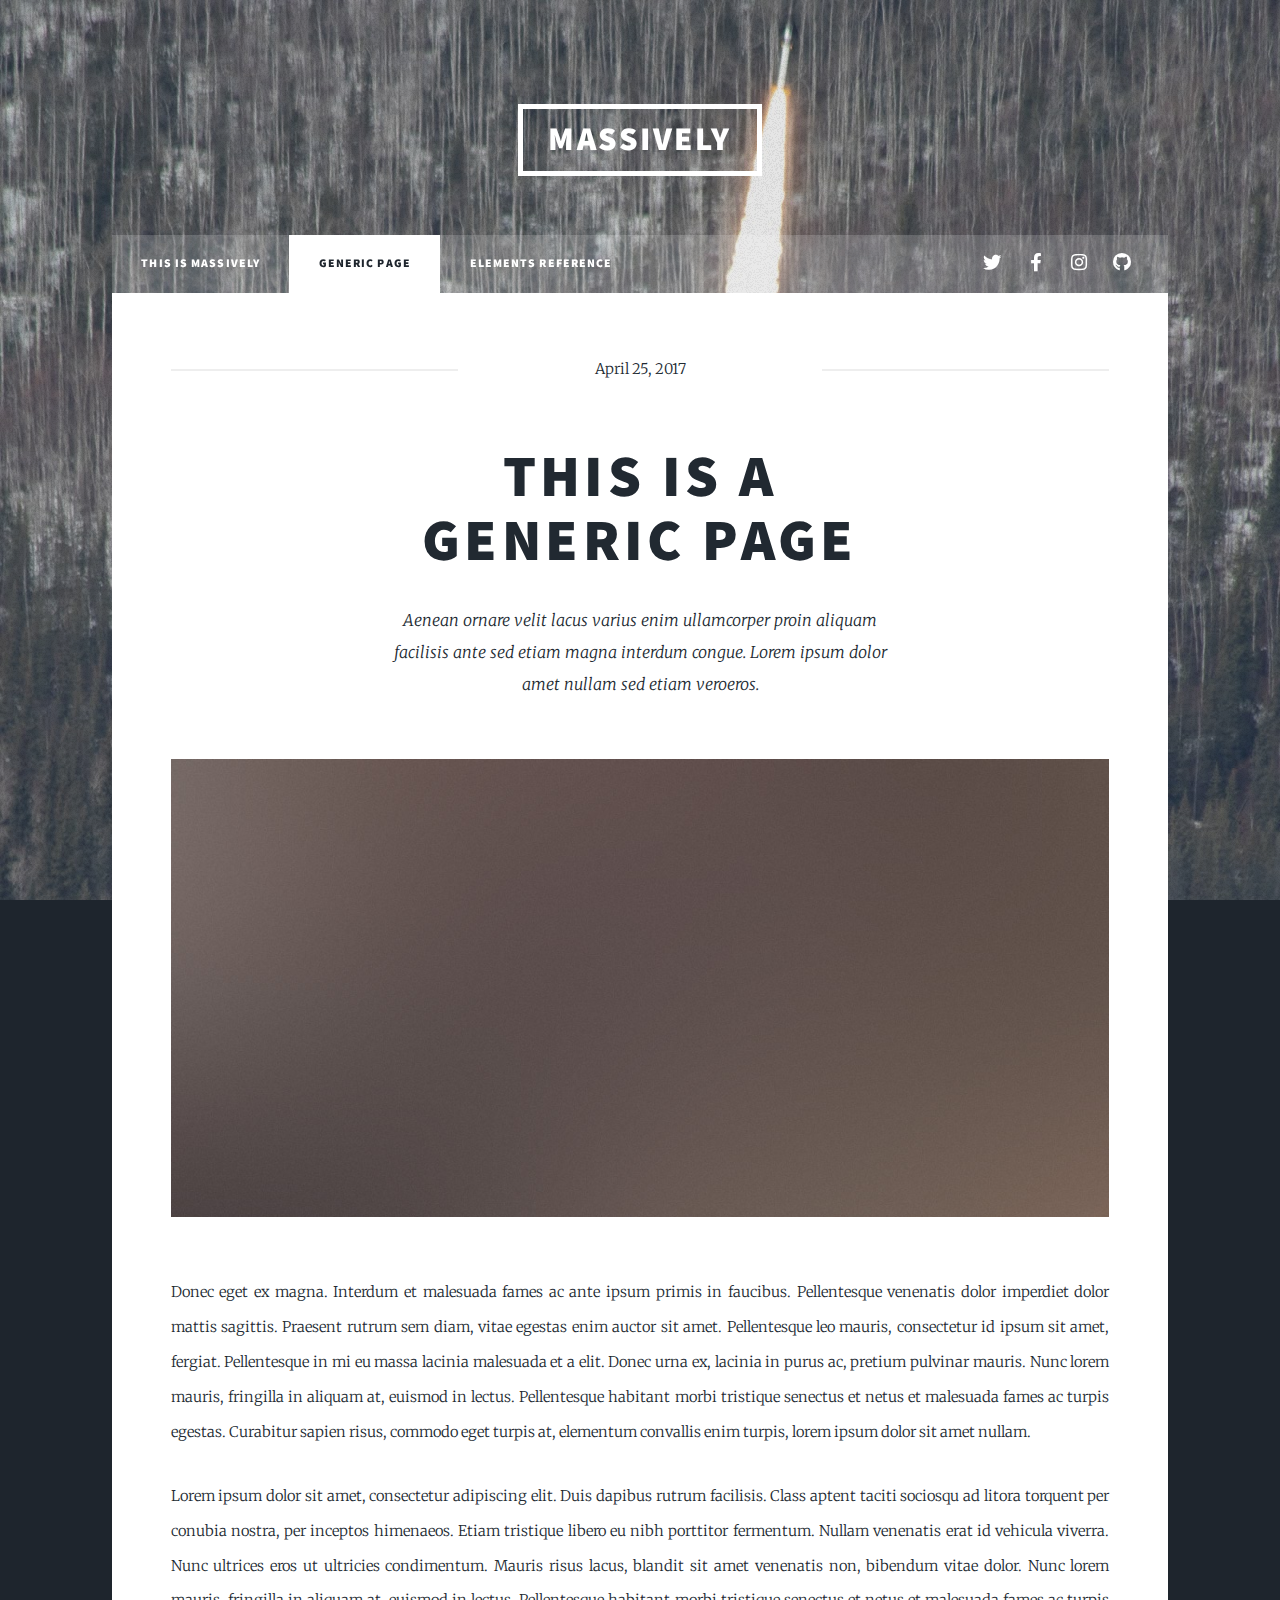
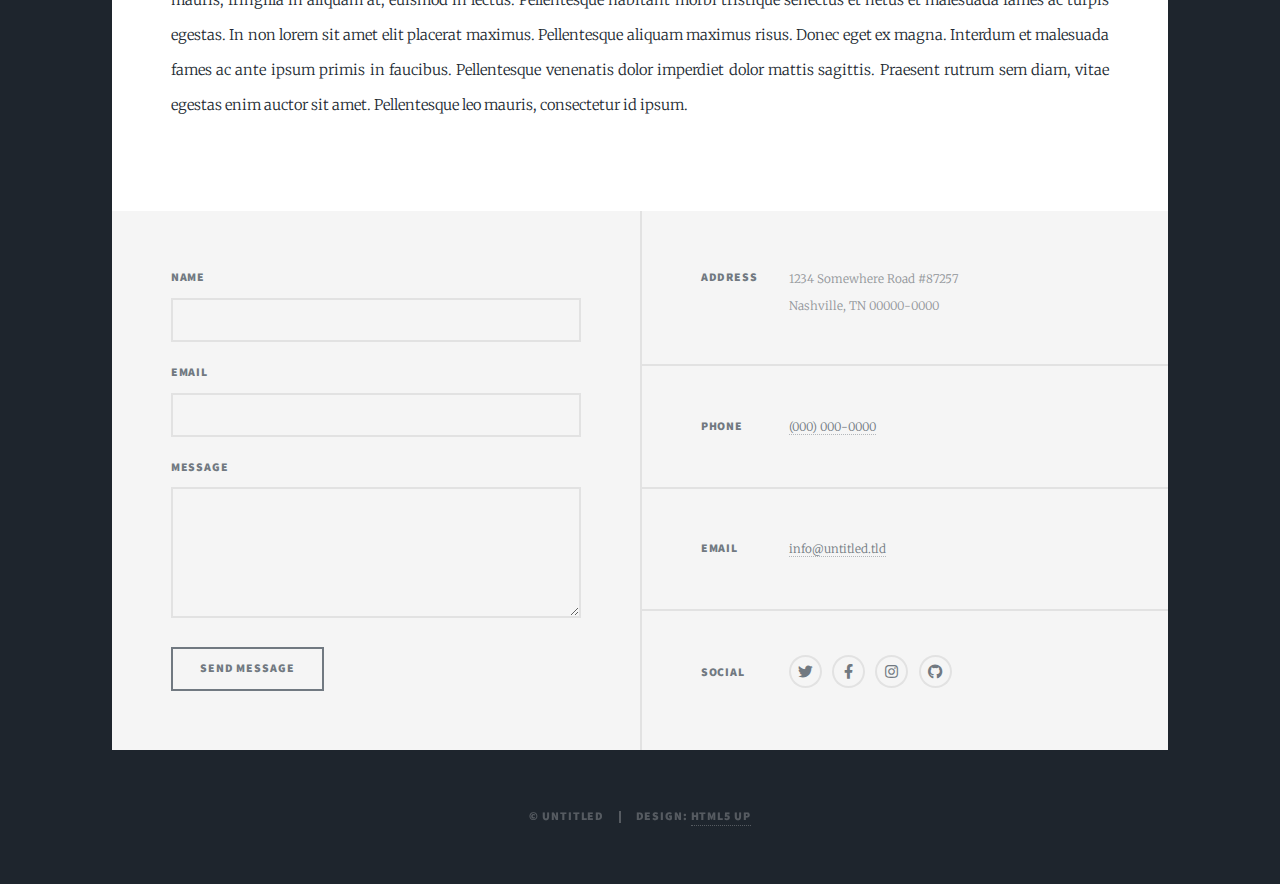
<file: generic.html>
<!DOCTYPE HTML>
<!--
	Massively by HTML5 UP
	html5up.net | @ajlkn
	Free for personal and commercial use under the CCA 3.0 license (html5up.net/license)
-->
<html>
	<head>
		<title>Generic Page - Massively by HTML5 UP</title>
		<meta charset="utf-8" />
		<meta name="viewport" content="width=device-width, initial-scale=1, user-scalable=no" />
		<link rel="stylesheet" href="assets/css/main.css" />
		<noscript><link rel="stylesheet" href="assets/css/noscript.css" /></noscript>
	</head>
	<body class="is-preload">

		<!-- Wrapper -->
			<div id="wrapper">

				<!-- Header -->
					<header id="header">
						<a href="index.html" class="logo">Massively</a>
					</header>

				<!-- Nav -->
					<nav id="nav">
						<ul class="links">
							<li><a href="index.html">This is Massively</a></li>
							<li class="active"><a href="generic.html">Generic Page</a></li>
							<li><a href="elements.html">Elements Reference</a></li>
						</ul>
						<ul class="icons">
							<li><a href="#" class="icon brands fa-twitter"><span class="label">Twitter</span></a></li>
							<li><a href="#" class="icon brands fa-facebook-f"><span class="label">Facebook</span></a></li>
							<li><a href="#" class="icon brands fa-instagram"><span class="label">Instagram</span></a></li>
							<li><a href="#" class="icon brands fa-github"><span class="label">GitHub</span></a></li>
						</ul>
					</nav>

				<!-- Main -->
					<div id="main">

						<!-- Post -->
							<section class="post">
								<header class="major">
									<span class="date">April 25, 2017</span>
									<h1>This is a<br />
									Generic Page</h1>
									<p>Aenean ornare velit lacus varius enim ullamcorper proin aliquam<br />
									facilisis ante sed etiam magna interdum congue. Lorem ipsum dolor<br />
									amet nullam sed etiam veroeros.</p>
								</header>
								<div class="image main"><img src="images/pic01.jpg" alt="" /></div>
								<p>Donec eget ex magna. Interdum et malesuada fames ac ante ipsum primis in faucibus. Pellentesque venenatis dolor imperdiet dolor mattis sagittis. Praesent rutrum sem diam, vitae egestas enim auctor sit amet. Pellentesque leo mauris, consectetur id ipsum sit amet, fergiat. Pellentesque in mi eu massa lacinia malesuada et a elit. Donec urna ex, lacinia in purus ac, pretium pulvinar mauris. Nunc lorem mauris, fringilla in aliquam at, euismod in lectus. Pellentesque habitant morbi tristique senectus et netus et malesuada fames ac turpis egestas. Curabitur sapien risus, commodo eget turpis at, elementum convallis enim turpis, lorem ipsum dolor sit amet nullam.</p>
								<p>Lorem ipsum dolor sit amet, consectetur adipiscing elit. Duis dapibus rutrum facilisis. Class aptent taciti sociosqu ad litora torquent per conubia nostra, per inceptos himenaeos. Etiam tristique libero eu nibh porttitor fermentum. Nullam venenatis erat id vehicula viverra. Nunc ultrices eros ut ultricies condimentum. Mauris risus lacus, blandit sit amet venenatis non, bibendum vitae dolor. Nunc lorem mauris, fringilla in aliquam at, euismod in lectus. Pellentesque habitant morbi tristique senectus et netus et malesuada fames ac turpis egestas. In non lorem sit amet elit placerat maximus. Pellentesque aliquam maximus risus. Donec eget ex magna. Interdum et malesuada fames ac ante ipsum primis in faucibus. Pellentesque venenatis dolor imperdiet dolor mattis sagittis. Praesent rutrum sem diam, vitae egestas enim auctor sit amet. Pellentesque leo mauris, consectetur id ipsum.</p>
							</section>

					</div>

				<!-- Footer -->
					<footer id="footer">
						<section>
							<form method="post" action="#">
								<div class="fields">
									<div class="field">
										<label for="name">Name</label>
										<input type="text" name="name" id="name" />
									</div>
									<div class="field">
										<label for="email">Email</label>
										<input type="text" name="email" id="email" />
									</div>
									<div class="field">
										<label for="message">Message</label>
										<textarea name="message" id="message" rows="3"></textarea>
									</div>
								</div>
								<ul class="actions">
									<li><input type="submit" value="Send Message" /></li>
								</ul>
							</form>
						</section>
						<section class="split contact">
							<section class="alt">
								<h3>Address</h3>
								<p>1234 Somewhere Road #87257<br />
								Nashville, TN 00000-0000</p>
							</section>
							<section>
								<h3>Phone</h3>
								<p><a href="#">(000) 000-0000</a></p>
							</section>
							<section>
								<h3>Email</h3>
								<p><a href="#">info@untitled.tld</a></p>
							</section>
							<section>
								<h3>Social</h3>
								<ul class="icons alt">
									<li><a href="#" class="icon brands alt fa-twitter"><span class="label">Twitter</span></a></li>
									<li><a href="#" class="icon brands alt fa-facebook-f"><span class="label">Facebook</span></a></li>
									<li><a href="#" class="icon brands alt fa-instagram"><span class="label">Instagram</span></a></li>
									<li><a href="#" class="icon brands alt fa-github"><span class="label">GitHub</span></a></li>
								</ul>
							</section>
						</section>
					</footer>

				<!-- Copyright -->
					<div id="copyright">
						<ul><li>&copy; Untitled</li><li>Design: <a href="https://html5up.net">HTML5 UP</a></li></ul>
					</div>

			</div>

		<!-- Scripts -->
			<script src="assets/js/jquery.min.js"></script>
			<script src="assets/js/jquery.scrollex.min.js"></script>
			<script src="assets/js/jquery.scrolly.min.js"></script>
			<script src="assets/js/browser.min.js"></script>
			<script src="assets/js/breakpoints.min.js"></script>
			<script src="assets/js/util.js"></script>
			<script src="assets/js/main.js"></script>

	</body>
</html>
</file>
<file: stylesheets/stylesheet.css>
/*******************************************************************************
Slate Theme for GitHub Pages
by Jason Costello, @jsncostello
*******************************************************************************/

@import url(github-light.css);

/*******************************************************************************
MeyerWeb Reset
*******************************************************************************/

html, body, div, span, applet, object, iframe,
h1, h2, h3, h4, h5, h6, p, blockquote, pre,
a, abbr, acronym, address, big, cite, code,
del, dfn, em, img, ins, kbd, q, s, samp,
small, strike, strong, sub, sup, tt, var,
b, u, i, center,
dl, dt, dd, ol, ul, li,
fieldset, form, label, legend,
table, caption, tbody, tfoot, thead, tr, th, td,
article, aside, canvas, details, embed,
figure, figcaption, footer, header, hgroup,
menu, nav, output, ruby, section, summary,
time, mark, audio, video {
  margin: 0;
  padding: 0;
  border: 0;
  font: inherit;
  vertical-align: baseline;
}

/* HTML5 display-role reset for older browsers */
article, aside, details, figcaption, figure,
footer, header, hgroup, menu, nav, section {
  display: block;
}

ol, ul {
  list-style: none;
}

table {
  border-collapse: collapse;
  border-spacing: 0;
}

/*******************************************************************************
Theme Styles
*******************************************************************************/

body {
  box-sizing: border-box;
  color:#373737;
  background: #212121;
  font-size: 16px;
  font-family: 'Myriad Pro', Calibri, Helvetica, Arial, sans-serif;
  line-height: 1.5;
  -webkit-font-smoothing: antialiased;
}

h1, h2, h3, h4, h5, h6 {
  margin: 10px 0;
  font-weight: 700;
  color:#222222;
  font-family: 'Lucida Grande', 'Calibri', Helvetica, Arial, sans-serif;
  letter-spacing: -1px;
}

h1 {
  font-size: 36px;
  font-weight: 700;
}

h2 {
  padding-bottom: 10px;
  font-size: 32px;
  background: url('../images/bg_hr.png') repeat-x bottom;
}

h3 {
  font-size: 24px;
}

h4 {
  font-size: 21px;
}

h5 {
  font-size: 18px;
}

h6 {
  font-size: 16px;
}

p {
  margin: 10px 0 15px 0;
}

footer p {
  color: #f2f2f2;
}

a {
  text-decoration: none;
  color: #007edf;
  text-shadow: none;

  transition: color 0.5s ease;
  transition: text-shadow 0.5s ease;
  -webkit-transition: color 0.5s ease;
  -webkit-transition: text-shadow 0.5s ease;
  -moz-transition: color 0.5s ease;
  -moz-transition: text-shadow 0.5s ease;
  -o-transition: color 0.5s ease;
  -o-transition: text-shadow 0.5s ease;
  -ms-transition: color 0.5s ease;
  -ms-transition: text-shadow 0.5s ease;
}

a:hover, a:focus {text-decoration: underline;}

footer a {
  color: #F2F2F2;
  text-decoration: underline;
}

em {
  font-style: italic;
}

strong {
  font-weight: bold;
}

img {
  position: relative;
  margin: 0 auto;
  max-width: 739px;
  padding: 5px;
  margin: 10px 0 10px 0;
  border: 1px solid #ebebeb;

  box-shadow: 0 0 5px #ebebeb;
  -webkit-box-shadow: 0 0 5px #ebebeb;
  -moz-box-shadow: 0 0 5px #ebebeb;
  -o-box-shadow: 0 0 5px #ebebeb;
  -ms-box-shadow: 0 0 5px #ebebeb;
}

p img {
  display: inline;
  margin: 0;
  padding: 0;
  vertical-align: middle;
  text-align: center;
  border: none;
}

pre, code {
  width: 100%;
  color: #222;
  background-color: #fff;

  font-family: Monaco, "Bitstream Vera Sans Mono", "Lucida Console", Terminal, monospace;
  font-size: 14px;

  border-radius: 2px;
  -moz-border-radius: 2px;
  -webkit-border-radius: 2px;
}

pre {
  width: 100%;
  padding: 10px;
  box-shadow: 0 0 10px rgba(0,0,0,.1);
  overflow: auto;
}

code {
  padding: 3px;
  margin: 0 3px;
  box-shadow: 0 0 10px rgba(0,0,0,.1);
}

pre code {
  display: block;
  box-shadow: none;
}

blockquote {
  color: #666;
  margin-bottom: 20px;
  padding: 0 0 0 20px;
  border-left: 3px solid #bbb;
}


ul, ol, dl {
  margin-bottom: 15px
}

ul {
  list-style-position: inside;
  list-style: disc;
  padding-left: 20px;
}

ol {
  list-style-position: inside;
  list-style: decimal;
  padding-left: 20px;
}

dl dt {
  font-weight: bold;
}

dl dd {
  padding-left: 20px;
  font-style: italic;
}

dl p {
  padding-left: 20px;
  font-style: italic;
}

hr {
  height: 1px;
  margin-bottom: 5px;
  border: none;
  background: url('../images/bg_hr.png') repeat-x center;
}

table {
  border: 1px solid #373737;
  margin-bottom: 20px;
  text-align: left;
 }

th {
  font-family: 'Lucida Grande', 'Helvetica Neue', Helvetica, Arial, sans-serif;
  padding: 10px;
  background: #373737;
  color: #fff;
 }

td {
  padding: 10px;
  border: 1px solid #373737;
 }

form {
  background: #f2f2f2;
  padding: 20px;
}

/*******************************************************************************
Full-Width Styles
*******************************************************************************/

.outer {
  width: 100%;
}

.inner {
  position: relative;
  max-width: 640px;
  padding: 20px 10px;
  margin: 0 auto;
}

#forkme_banner {
  display: block;
  position: absolute;
  top:0;
  right: 10px;
  z-index: 10;
  padding: 10px 50px 10px 10px;
  color: #fff;
  background: url('../images/blacktocat.png') #0090ff no-repeat 95% 50%;
  font-weight: 700;
  box-shadow: 0 0 10px rgba(0,0,0,.5);
  border-bottom-left-radius: 2px;
  border-bottom-right-radius: 2px;
}

#header_wrap {
  background: #212121;
  background: -moz-linear-gradient(top, #373737, #212121);
  background: -webkit-linear-gradient(top, #373737, #212121);
  background: -ms-linear-gradient(top, #373737, #212121);
  background: -o-linear-gradient(top, #373737, #212121);
  background: linear-gradient(top, #373737, #212121);
}

#header_wrap .inner {
  padding: 50px 10px 30px 10px;
}

#project_title {
  margin: 0;
  color: #fff;
  font-size: 42px;
  font-weight: 700;
  text-shadow: #111 0px 0px 10px;
}

#project_tagline {
  color: #fff;
  font-size: 24px;
  font-weight: 300;
  background: none;
  text-shadow: #111 0px 0px 10px;
}

#downloads {
  position: absolute;
  width: 210px;
  z-index: 10;
  bottom: -40px;
  right: 0;
  height: 70px;
  background: url('../images/icon_download.png') no-repeat 0% 90%;
}

.zip_download_link {
  display: block;
  float: right;
  width: 90px;
  height:70px;
  text-indent: -5000px;
  overflow: hidden;
  background: url(../images/sprite_download.png) no-repeat bottom left;
}

.tar_download_link {
  display: block;
  float: right;
  width: 90px;
  height:70px;
  text-indent: -5000px;
  overflow: hidden;
  background: url(../images/sprite_download.png) no-repeat bottom right;
  margin-left: 10px;
}

.zip_download_link:hover {
  background: url(../images/sprite_download.png) no-repeat top left;
}

.tar_download_link:hover {
  background: url(../images/sprite_download.png) no-repeat top right;
}

#main_content_wrap {
  background: #f2f2f2;
  border-top: 1px solid #111;
  border-bottom: 1px solid #111;
}

#main_content {
  padding-top: 40px;
}

#footer_wrap {
  background: #212121;
}



/*******************************************************************************
Small Device Styles
*******************************************************************************/

@media screen and (max-width: 480px) {
  body {
    font-size:14px;
  }

  #downloads {
    display: none;
  }

  .inner {
    min-width: 320px;
    max-width: 480px;
  }

  #project_title {
  font-size: 32px;
  }

  h1 {
    font-size: 28px;
  }

  h2 {
    font-size: 24px;
  }

  h3 {
    font-size: 21px;
  }

  h4 {
    font-size: 18px;
  }

  h5 {
    font-size: 14px;
  }

  h6 {
    font-size: 12px;
  }

  code, pre {
    min-width: 320px;
    max-width: 480px;
    font-size: 11px;
  }

}
</file>
<file: assets/css/main.css>
@import url(fontawesome-all.min.css);
@import url("https://fonts.googleapis.com/css?family=Merriweather:300,700,300italic,700italic|Source+Sans+Pro:900");

/*
	Massively by HTML5 UP
	html5up.net | @ajlkn
	Free for personal and commercial use under the CCA 3.0 license (html5up.net/license)
*/

html, body, div, span, applet, object,
iframe, h1, h2, h3, h4, h5, h6, p, blockquote,
pre, a, abbr, acronym, address, big, cite,
code, del, dfn, em, img, ins, kbd, q, s, samp,
small, strike, strong, sub, sup, tt, var, b,
u, i, center, dl, dt, dd, ol, ul, li, fieldset,
form, label, legend, table, caption, tbody,
tfoot, thead, tr, th, td, article, aside,
canvas, details, embed, figure, figcaption,
footer, header, hgroup, menu, nav, output, ruby,
section, summary, time, mark, audio, video {
	margin: 0;
	padding: 0;
	border: 0;
	font-size: 100%;
	font: inherit;
	vertical-align: baseline;}

article, aside, details, figcaption, figure,
footer, header, hgroup, menu, nav, section {
	display: block;}

body {
	line-height: 1;
}

ol, ul {
	list-style: none;
}

blockquote, q {
	quotes: none;
}

	blockquote:before, blockquote:after, q:before, q:after {
		content: '';
		content: none;
	}

table {
	border-collapse: collapse;
	border-spacing: 0;
}

body {
	-webkit-text-size-adjust: none;
}

mark {
	background-color: transparent;
	color: inherit;
}

input::-moz-focus-inner {
	border: 0;
	padding: 0;
}

input, select, textarea {
	-moz-appearance: none;
	-webkit-appearance: none;
	-ms-appearance: none;
	appearance: none;
}

/* Basic */

	@-ms-viewport {
		width: device-width;
	}

	body {
		-ms-overflow-style: scrollbar;
	}

	@media screen and (max-width: 480px) {

		html, body {
			min-width: 320px;
		}

	}

	html {
		box-sizing: border-box;
	}

	*, *:before, *:after {
		box-sizing: inherit;
	}

	body {
		background-color: #1e252d;
	}

		body.is-preload *, body.is-preload *:before, body.is-preload *:after {
			-moz-animation: none !important;
			-webkit-animation: none !important;
			-ms-animation: none !important;
			animation: none !important;
			-moz-transition: none !important;
			-webkit-transition: none !important;
			-ms-transition: none !important;
			transition: none !important;
		}

/* Type */

	html {
		font-size: 16pt;
	}

		@media screen and (max-width: 1680px) {

			html {
				font-size: 12pt;
			}

		}

		@media screen and (max-width: 1280px) {

			html {
				font-size: 11pt;
			}

		}

		@media screen and (max-width: 360px) {

			html {
				font-size: 10pt;
			}

		}

	body {
		color: #212931;
	}

	body, input, select, textarea {
		font-family: "Merriweather", Georgia, serif;
		font-weight: 300;
		font-size: 1rem;
		line-height: 2.375;
	}

	a {
		-moz-transition: color 0.2s ease-in-out, background-color 0.2s ease-in-out, border-color 0.2s ease-in-out, box-shadow 0.2s ease-in-out;
		-webkit-transition: color 0.2s ease-in-out, background-color 0.2s ease-in-out, border-color 0.2s ease-in-out, box-shadow 0.2s ease-in-out;
		-ms-transition: color 0.2s ease-in-out, background-color 0.2s ease-in-out, border-color 0.2s ease-in-out, box-shadow 0.2s ease-in-out;
		transition: color 0.2s ease-in-out, background-color 0.2s ease-in-out, border-color 0.2s ease-in-out, box-shadow 0.2s ease-in-out;
		border-bottom: dotted 1px;
		text-decoration: none;
	}

		a:hover {
			border-bottom-color: transparent;
		}

	strong, b {
		font-weight: 600;
	}

	em, i {
		font-style: italic;
	}

	p {
		text-align: justify;
		margin: 0 0 2rem 0;
	}

	h1, h2, h3, h4, h5, h6 {
		font-family: "Source Sans Pro", Helvetica, sans-serif;
		font-weight: 900;
		line-height: 1.5;
		letter-spacing: 0.075em;
		text-transform: uppercase;
		margin: 0 0 1rem 0;
	}

		h1 a, h2 a, h3 a, h4 a, h5 a, h6 a {
			border-bottom: 0;
			color: inherit;
			text-decoration: none;
		}

	h1 {
		font-size: 4rem;
		line-height: 1.1;
		margin: 0 0 2rem 0;
	}

	h2 {
		font-size: 1.75rem;
		line-height: 1.3;
		margin: 0 0 1.5rem 0;
	}

	h3 {
		font-size: 1.25rem;
		margin: 0 0 1.5rem 0;
	}

	h4 {
		font-size: 1rem;
	}

	h5 {
		font-size: 0.9rem;
	}

	h6 {
		font-size: 0.8rem;
	}

	sub {
		font-size: 0.8rem;
		position: relative;
		top: 0.5rem;
	}

	sup {
		font-size: 0.8rem;
		position: relative;
		top: -0.5rem;
	}

	blockquote {
		border-left: solid 4px;
		font-style: italic;
		margin: 0 0 2rem 0;
		padding: 0.5rem 0 0.5rem 2rem;
	}

	code {
		border: solid 2px;
		font-family: "Courier New", monospace;
		font-size: 0.9rem;
		margin: 0 0.25rem;
		padding: 0.25rem 0.65rem;
	}

	pre {
		-webkit-overflow-scrolling: touch;
		font-family: "Courier New", monospace;
		font-size: 0.9rem;
		margin: 0 0 2rem 0;
	}

		pre code {
			display: block;
			line-height: 1.75;
			padding: 1rem 1.5rem;
			overflow-x: auto;
		}

	hr {
		border: 0;
		border-bottom: solid 2px;
		margin: 3rem 0;
	}

		hr.major {
			margin: 5rem 0;
		}

	.align-left {
		text-align: left;
	}

	.align-center {
		text-align: center;
	}

	.align-right {
		text-align: right;
	}

	input, select, textarea {
		color: #212931;
	}

	a {
		color: #212931;
		border-bottom-color: rgba(33, 41, 49, 0.5);
	}

		a:hover {
			border-bottom-color: transparent;
			color: #18bfef !important;
		}

	strong, b {
		color: #212931;
	}

	h1, h2, h3, h4, h5, h6 {
		color: #212931;
	}

	blockquote {
		border-left-color: #eeeeee;
	}

	code {
		background: rgba(220, 220, 220, 0.25);
		border-color: #eeeeee;
	}

	hr {
		border-bottom-color: #eeeeee;
	}

/* Row */

	.row {
		display: flex;
		flex-wrap: wrap;
		box-sizing: border-box;
		align-items: stretch;
	}

		.row > * {
			box-sizing: border-box;
		}

		.row.gtr-uniform > * > :last-child {
			margin-bottom: 0;
		}

		.row.aln-left {
			justify-content: flex-start;
		}

		.row.aln-center {
			justify-content: center;
		}

		.row.aln-right {
			justify-content: flex-end;
		}

		.row.aln-top {
			align-items: flex-start;
		}

		.row.aln-middle {
			align-items: center;
		}

		.row.aln-bottom {
			align-items: flex-end;
		}

		.row > .imp {
			order: -1;
		}

		.row > .col-1 {
			width: 8.33333%;
		}

		.row > .off-1 {
			margin-left: 8.33333%;
		}

		.row > .col-2 {
			width: 16.66667%;
		}

		.row > .off-2 {
			margin-left: 16.66667%;
		}

		.row > .col-3 {
			width: 25%;
		}

		.row > .off-3 {
			margin-left: 25%;
		}

		.row > .col-4 {
			width: 33.33333%;
		}

		.row > .off-4 {
			margin-left: 33.33333%;
		}

		.row > .col-5 {
			width: 41.66667%;
		}

		.row > .off-5 {
			margin-left: 41.66667%;
		}

		.row > .col-6 {
			width: 50%;
		}

		.row > .off-6 {
			margin-left: 50%;
		}

		.row > .col-7 {
			width: 58.33333%;
		}

		.row > .off-7 {
			margin-left: 58.33333%;
		}

		.row > .col-8 {
			width: 66.66667%;
		}

		.row > .off-8 {
			margin-left: 66.66667%;
		}

		.row > .col-9 {
			width: 75%;
		}

		.row > .off-9 {
			margin-left: 75%;
		}

		.row > .col-10 {
			width: 83.33333%;
		}

		.row > .off-10 {
			margin-left: 83.33333%;
		}

		.row > .col-11 {
			width: 91.66667%;
		}

		.row > .off-11 {
			margin-left: 91.66667%;
		}

		.row > .col-12 {
			width: 100%;
		}

		.row > .off-12 {
			margin-left: 100%;
		}

		.row.gtr-0 {
			margin-top: 0;
			margin-left: 0rem;
		}

			.row.gtr-0 > * {
				padding: 0 0 0 0rem;
			}

			.row.gtr-0.gtr-uniform {
				margin-top: 0rem;
			}

				.row.gtr-0.gtr-uniform > * {
					padding-top: 0rem;
				}

		.row.gtr-25 {
			margin-top: 0;
			margin-left: -0.375rem;
		}

			.row.gtr-25 > * {
				padding: 0 0 0 0.375rem;
			}

			.row.gtr-25.gtr-uniform {
				margin-top: -0.375rem;
			}

				.row.gtr-25.gtr-uniform > * {
					padding-top: 0.375rem;
				}

		.row.gtr-50 {
			margin-top: 0;
			margin-left: -0.75rem;
		}

			.row.gtr-50 > * {
				padding: 0 0 0 0.75rem;
			}

			.row.gtr-50.gtr-uniform {
				margin-top: -0.75rem;
			}

				.row.gtr-50.gtr-uniform > * {
					padding-top: 0.75rem;
				}

		.row {
			margin-top: 0;
			margin-left: -1.5rem;
		}

			.row > * {
				padding: 0 0 0 1.5rem;
			}

			.row.gtr-uniform {
				margin-top: -1.5rem;
			}

				.row.gtr-uniform > * {
					padding-top: 1.5rem;
				}

		.row.gtr-150 {
			margin-top: 0;
			margin-left: -2.25rem;
		}

			.row.gtr-150 > * {
				padding: 0 0 0 2.25rem;
			}

			.row.gtr-150.gtr-uniform {
				margin-top: -2.25rem;
			}

				.row.gtr-150.gtr-uniform > * {
					padding-top: 2.25rem;
				}

		.row.gtr-200 {
			margin-top: 0;
			margin-left: -3rem;
		}

			.row.gtr-200 > * {
				padding: 0 0 0 3rem;
			}

			.row.gtr-200.gtr-uniform {
				margin-top: -3rem;
			}

				.row.gtr-200.gtr-uniform > * {
					padding-top: 3rem;
				}

		@media screen and (max-width: 1680px) {

			.row {
				display: flex;
				flex-wrap: wrap;
				box-sizing: border-box;
				align-items: stretch;
			}

				.row > * {
					box-sizing: border-box;
				}

				.row.gtr-uniform > * > :last-child {
					margin-bottom: 0;
				}

				.row.aln-left {
					justify-content: flex-start;
				}

				.row.aln-center {
					justify-content: center;
				}

				.row.aln-right {
					justify-content: flex-end;
				}

				.row.aln-top {
					align-items: flex-start;
				}

				.row.aln-middle {
					align-items: center;
				}

				.row.aln-bottom {
					align-items: flex-end;
				}

				.row > .imp-xlarge {
					order: -1;
				}

				.row > .col-1-xlarge {
					width: 8.33333%;
				}

				.row > .off-1-xlarge {
					margin-left: 8.33333%;
				}

				.row > .col-2-xlarge {
					width: 16.66667%;
				}

				.row > .off-2-xlarge {
					margin-left: 16.66667%;
				}

				.row > .col-3-xlarge {
					width: 25%;
				}

				.row > .off-3-xlarge {
					margin-left: 25%;
				}

				.row > .col-4-xlarge {
					width: 33.33333%;
				}

				.row > .off-4-xlarge {
					margin-left: 33.33333%;
				}

				.row > .col-5-xlarge {
					width: 41.66667%;
				}

				.row > .off-5-xlarge {
					margin-left: 41.66667%;
				}

				.row > .col-6-xlarge {
					width: 50%;
				}

				.row > .off-6-xlarge {
					margin-left: 50%;
				}

				.row > .col-7-xlarge {
					width: 58.33333%;
				}

				.row > .off-7-xlarge {
					margin-left: 58.33333%;
				}

				.row > .col-8-xlarge {
					width: 66.66667%;
				}

				.row > .off-8-xlarge {
					margin-left: 66.66667%;
				}

				.row > .col-9-xlarge {
					width: 75%;
				}

				.row > .off-9-xlarge {
					margin-left: 75%;
				}

				.row > .col-10-xlarge {
					width: 83.33333%;
				}

				.row > .off-10-xlarge {
					margin-left: 83.33333%;
				}

				.row > .col-11-xlarge {
					width: 91.66667%;
				}

				.row > .off-11-xlarge {
					margin-left: 91.66667%;
				}

				.row > .col-12-xlarge {
					width: 100%;
				}

				.row > .off-12-xlarge {
					margin-left: 100%;
				}

				.row.gtr-0 {
					margin-top: 0;
					margin-left: 0rem;
				}

					.row.gtr-0 > * {
						padding: 0 0 0 0rem;
					}

					.row.gtr-0.gtr-uniform {
						margin-top: 0rem;
					}

						.row.gtr-0.gtr-uniform > * {
							padding-top: 0rem;
						}

				.row.gtr-25 {
					margin-top: 0;
					margin-left: -0.375rem;
				}

					.row.gtr-25 > * {
						padding: 0 0 0 0.375rem;
					}

					.row.gtr-25.gtr-uniform {
						margin-top: -0.375rem;
					}

						.row.gtr-25.gtr-uniform > * {
							padding-top: 0.375rem;
						}

				.row.gtr-50 {
					margin-top: 0;
					margin-left: -0.75rem;
				}

					.row.gtr-50 > * {
						padding: 0 0 0 0.75rem;
					}

					.row.gtr-50.gtr-uniform {
						margin-top: -0.75rem;
					}

						.row.gtr-50.gtr-uniform > * {
							padding-top: 0.75rem;
						}

				.row {
					margin-top: 0;
					margin-left: -1.5rem;
				}

					.row > * {
						padding: 0 0 0 1.5rem;
					}

					.row.gtr-uniform {
						margin-top: -1.5rem;
					}

						.row.gtr-uniform > * {
							padding-top: 1.5rem;
						}

				.row.gtr-150 {
					margin-top: 0;
					margin-left: -2.25rem;
				}

					.row.gtr-150 > * {
						padding: 0 0 0 2.25rem;
					}

					.row.gtr-150.gtr-uniform {
						margin-top: -2.25rem;
					}

						.row.gtr-150.gtr-uniform > * {
							padding-top: 2.25rem;
						}

				.row.gtr-200 {
					margin-top: 0;
					margin-left: -3rem;
				}

					.row.gtr-200 > * {
						padding: 0 0 0 3rem;
					}

					.row.gtr-200.gtr-uniform {
						margin-top: -3rem;
					}

						.row.gtr-200.gtr-uniform > * {
							padding-top: 3rem;
						}

		}

		@media screen and (max-width: 1280px) {

			.row {
				display: flex;
				flex-wrap: wrap;
				box-sizing: border-box;
				align-items: stretch;
			}

				.row > * {
					box-sizing: border-box;
				}

				.row.gtr-uniform > * > :last-child {
					margin-bottom: 0;
				}

				.row.aln-left {
					justify-content: flex-start;
				}

				.row.aln-center {
					justify-content: center;
				}

				.row.aln-right {
					justify-content: flex-end;
				}

				.row.aln-top {
					align-items: flex-start;
				}

				.row.aln-middle {
					align-items: center;
				}

				.row.aln-bottom {
					align-items: flex-end;
				}

				.row > .imp-large {
					order: -1;
				}

				.row > .col-1-large {
					width: 8.33333%;
				}

				.row > .off-1-large {
					margin-left: 8.33333%;
				}

				.row > .col-2-large {
					width: 16.66667%;
				}

				.row > .off-2-large {
					margin-left: 16.66667%;
				}

				.row > .col-3-large {
					width: 25%;
				}

				.row > .off-3-large {
					margin-left: 25%;
				}

				.row > .col-4-large {
					width: 33.33333%;
				}

				.row > .off-4-large {
					margin-left: 33.33333%;
				}

				.row > .col-5-large {
					width: 41.66667%;
				}

				.row > .off-5-large {
					margin-left: 41.66667%;
				}

				.row > .col-6-large {
					width: 50%;
				}

				.row > .off-6-large {
					margin-left: 50%;
				}

				.row > .col-7-large {
					width: 58.33333%;
				}

				.row > .off-7-large {
					margin-left: 58.33333%;
				}

				.row > .col-8-large {
					width: 66.66667%;
				}

				.row > .off-8-large {
					margin-left: 66.66667%;
				}

				.row > .col-9-large {
					width: 75%;
				}

				.row > .off-9-large {
					margin-left: 75%;
				}

				.row > .col-10-large {
					width: 83.33333%;
				}

				.row > .off-10-large {
					margin-left: 83.33333%;
				}

				.row > .col-11-large {
					width: 91.66667%;
				}

				.row > .off-11-large {
					margin-left: 91.66667%;
				}

				.row > .col-12-large {
					width: 100%;
				}

				.row > .off-12-large {
					margin-left: 100%;
				}

				.row.gtr-0 {
					margin-top: 0;
					margin-left: 0rem;
				}

					.row.gtr-0 > * {
						padding: 0 0 0 0rem;
					}

					.row.gtr-0.gtr-uniform {
						margin-top: 0rem;
					}

						.row.gtr-0.gtr-uniform > * {
							padding-top: 0rem;
						}

				.row.gtr-25 {
					margin-top: 0;
					margin-left: -0.375rem;
				}

					.row.gtr-25 > * {
						padding: 0 0 0 0.375rem;
					}

					.row.gtr-25.gtr-uniform {
						margin-top: -0.375rem;
					}

						.row.gtr-25.gtr-uniform > * {
							padding-top: 0.375rem;
						}

				.row.gtr-50 {
					margin-top: 0;
					margin-left: -0.75rem;
				}

					.row.gtr-50 > * {
						padding: 0 0 0 0.75rem;
					}

					.row.gtr-50.gtr-uniform {
						margin-top: -0.75rem;
					}

						.row.gtr-50.gtr-uniform > * {
							padding-top: 0.75rem;
						}

				.row {
					margin-top: 0;
					margin-left: -1.5rem;
				}

					.row > * {
						padding: 0 0 0 1.5rem;
					}

					.row.gtr-uniform {
						margin-top: -1.5rem;
					}

						.row.gtr-uniform > * {
							padding-top: 1.5rem;
						}

				.row.gtr-150 {
					margin-top: 0;
					margin-left: -2.25rem;
				}

					.row.gtr-150 > * {
						padding: 0 0 0 2.25rem;
					}

					.row.gtr-150.gtr-uniform {
						margin-top: -2.25rem;
					}

						.row.gtr-150.gtr-uniform > * {
							padding-top: 2.25rem;
						}

				.row.gtr-200 {
					margin-top: 0;
					margin-left: -3rem;
				}

					.row.gtr-200 > * {
						padding: 0 0 0 3rem;
					}

					.row.gtr-200.gtr-uniform {
						margin-top: -3rem;
					}

						.row.gtr-200.gtr-uniform > * {
							padding-top: 3rem;
						}

		}

		@media screen and (max-width: 980px) {

			.row {
				display: flex;
				flex-wrap: wrap;
				box-sizing: border-box;
				align-items: stretch;
			}

				.row > * {
					box-sizing: border-box;
				}

				.row.gtr-uniform > * > :last-child {
					margin-bottom: 0;
				}

				.row.aln-left {
					justify-content: flex-start;
				}

				.row.aln-center {
					justify-content: center;
				}

				.row.aln-right {
					justify-content: flex-end;
				}

				.row.aln-top {
					align-items: flex-start;
				}

				.row.aln-middle {
					align-items: center;
				}

				.row.aln-bottom {
					align-items: flex-end;
				}

				.row > .imp-medium {
					order: -1;
				}

				.row > .col-1-medium {
					width: 8.33333%;
				}

				.row > .off-1-medium {
					margin-left: 8.33333%;
				}

				.row > .col-2-medium {
					width: 16.66667%;
				}

				.row > .off-2-medium {
					margin-left: 16.66667%;
				}

				.row > .col-3-medium {
					width: 25%;
				}

				.row > .off-3-medium {
					margin-left: 25%;
				}

				.row > .col-4-medium {
					width: 33.33333%;
				}

				.row > .off-4-medium {
					margin-left: 33.33333%;
				}

				.row > .col-5-medium {
					width: 41.66667%;
				}

				.row > .off-5-medium {
					margin-left: 41.66667%;
				}

				.row > .col-6-medium {
					width: 50%;
				}

				.row > .off-6-medium {
					margin-left: 50%;
				}

				.row > .col-7-medium {
					width: 58.33333%;
				}

				.row > .off-7-medium {
					margin-left: 58.33333%;
				}

				.row > .col-8-medium {
					width: 66.66667%;
				}

				.row > .off-8-medium {
					margin-left: 66.66667%;
				}

				.row > .col-9-medium {
					width: 75%;
				}

				.row > .off-9-medium {
					margin-left: 75%;
				}

				.row > .col-10-medium {
					width: 83.33333%;
				}

				.row > .off-10-medium {
					margin-left: 83.33333%;
				}

				.row > .col-11-medium {
					width: 91.66667%;
				}

				.row > .off-11-medium {
					margin-left: 91.66667%;
				}

				.row > .col-12-medium {
					width: 100%;
				}

				.row > .off-12-medium {
					margin-left: 100%;
				}

				.row.gtr-0 {
					margin-top: 0;
					margin-left: 0rem;
				}

					.row.gtr-0 > * {
						padding: 0 0 0 0rem;
					}

					.row.gtr-0.gtr-uniform {
						margin-top: 0rem;
					}

						.row.gtr-0.gtr-uniform > * {
							padding-top: 0rem;
						}

				.row.gtr-25 {
					margin-top: 0;
					margin-left: -0.375rem;
				}

					.row.gtr-25 > * {
						padding: 0 0 0 0.375rem;
					}

					.row.gtr-25.gtr-uniform {
						margin-top: -0.375rem;
					}

						.row.gtr-25.gtr-uniform > * {
							padding-top: 0.375rem;
						}

				.row.gtr-50 {
					margin-top: 0;
					margin-left: -0.75rem;
				}

					.row.gtr-50 > * {
						padding: 0 0 0 0.75rem;
					}

					.row.gtr-50.gtr-uniform {
						margin-top: -0.75rem;
					}

						.row.gtr-50.gtr-uniform > * {
							padding-top: 0.75rem;
						}

				.row {
					margin-top: 0;
					margin-left: -1.5rem;
				}

					.row > * {
						padding: 0 0 0 1.5rem;
					}

					.row.gtr-uniform {
						margin-top: -1.5rem;
					}

						.row.gtr-uniform > * {
							padding-top: 1.5rem;
						}

				.row.gtr-150 {
					margin-top: 0;
					margin-left: -2.25rem;
				}

					.row.gtr-150 > * {
						padding: 0 0 0 2.25rem;
					}

					.row.gtr-150.gtr-uniform {
						margin-top: -2.25rem;
					}

						.row.gtr-150.gtr-uniform > * {
							padding-top: 2.25rem;
						}

				.row.gtr-200 {
					margin-top: 0;
					margin-left: -3rem;
				}

					.row.gtr-200 > * {
						padding: 0 0 0 3rem;
					}

					.row.gtr-200.gtr-uniform {
						margin-top: -3rem;
					}

						.row.gtr-200.gtr-uniform > * {
							padding-top: 3rem;
						}

		}

		@media screen and (max-width: 736px) {

			.row {
				display: flex;
				flex-wrap: wrap;
				box-sizing: border-box;
				align-items: stretch;
			}

				.row > * {
					box-sizing: border-box;
				}

				.row.gtr-uniform > * > :last-child {
					margin-bottom: 0;
				}

				.row.aln-left {
					justify-content: flex-start;
				}

				.row.aln-center {
					justify-content: center;
				}

				.row.aln-right {
					justify-content: flex-end;
				}

				.row.aln-top {
					align-items: flex-start;
				}

				.row.aln-middle {
					align-items: center;
				}

				.row.aln-bottom {
					align-items: flex-end;
				}

				.row > .imp-small {
					order: -1;
				}

				.row > .col-1-small {
					width: 8.33333%;
				}

				.row > .off-1-small {
					margin-left: 8.33333%;
				}

				.row > .col-2-small {
					width: 16.66667%;
				}

				.row > .off-2-small {
					margin-left: 16.66667%;
				}

				.row > .col-3-small {
					width: 25%;
				}

				.row > .off-3-small {
					margin-left: 25%;
				}

				.row > .col-4-small {
					width: 33.33333%;
				}

				.row > .off-4-small {
					margin-left: 33.33333%;
				}

				.row > .col-5-small {
					width: 41.66667%;
				}

				.row > .off-5-small {
					margin-left: 41.66667%;
				}

				.row > .col-6-small {
					width: 50%;
				}

				.row > .off-6-small {
					margin-left: 50%;
				}

				.row > .col-7-small {
					width: 58.33333%;
				}

				.row > .off-7-small {
					margin-left: 58.33333%;
				}

				.row > .col-8-small {
					width: 66.66667%;
				}

				.row > .off-8-small {
					margin-left: 66.66667%;
				}

				.row > .col-9-small {
					width: 75%;
				}

				.row > .off-9-small {
					margin-left: 75%;
				}

				.row > .col-10-small {
					width: 83.33333%;
				}

				.row > .off-10-small {
					margin-left: 83.33333%;
				}

				.row > .col-11-small {
					width: 91.66667%;
				}

				.row > .off-11-small {
					margin-left: 91.66667%;
				}

				.row > .col-12-small {
					width: 100%;
				}

				.row > .off-12-small {
					margin-left: 100%;
				}

				.row.gtr-0 {
					margin-top: 0;
					margin-left: 0rem;
				}

					.row.gtr-0 > * {
						padding: 0 0 0 0rem;
					}

					.row.gtr-0.gtr-uniform {
						margin-top: 0rem;
					}

						.row.gtr-0.gtr-uniform > * {
							padding-top: 0rem;
						}

				.row.gtr-25 {
					margin-top: 0;
					margin-left: -0.375rem;
				}

					.row.gtr-25 > * {
						padding: 0 0 0 0.375rem;
					}

					.row.gtr-25.gtr-uniform {
						margin-top: -0.375rem;
					}

						.row.gtr-25.gtr-uniform > * {
							padding-top: 0.375rem;
						}

				.row.gtr-50 {
					margin-top: 0;
					margin-left: -0.75rem;
				}

					.row.gtr-50 > * {
						padding: 0 0 0 0.75rem;
					}

					.row.gtr-50.gtr-uniform {
						margin-top: -0.75rem;
					}

						.row.gtr-50.gtr-uniform > * {
							padding-top: 0.75rem;
						}

				.row {
					margin-top: 0;
					margin-left: -1.5rem;
				}

					.row > * {
						padding: 0 0 0 1.5rem;
					}

					.row.gtr-uniform {
						margin-top: -1.5rem;
					}

						.row.gtr-uniform > * {
							padding-top: 1.5rem;
						}

				.row.gtr-150 {
					margin-top: 0;
					margin-left: -2.25rem;
				}

					.row.gtr-150 > * {
						padding: 0 0 0 2.25rem;
					}

					.row.gtr-150.gtr-uniform {
						margin-top: -2.25rem;
					}

						.row.gtr-150.gtr-uniform > * {
							padding-top: 2.25rem;
						}

				.row.gtr-200 {
					margin-top: 0;
					margin-left: -3rem;
				}

					.row.gtr-200 > * {
						padding: 0 0 0 3rem;
					}

					.row.gtr-200.gtr-uniform {
						margin-top: -3rem;
					}

						.row.gtr-200.gtr-uniform > * {
							padding-top: 3rem;
						}

		}

		@media screen and (max-width: 480px) {

			.row {
				display: flex;
				flex-wrap: wrap;
				box-sizing: border-box;
				align-items: stretch;
			}

				.row > * {
					box-sizing: border-box;
				}

				.row.gtr-uniform > * > :last-child {
					margin-bottom: 0;
				}

				.row.aln-left {
					justify-content: flex-start;
				}

				.row.aln-center {
					justify-content: center;
				}

				.row.aln-right {
					justify-content: flex-end;
				}

				.row.aln-top {
					align-items: flex-start;
				}

				.row.aln-middle {
					align-items: center;
				}

				.row.aln-bottom {
					align-items: flex-end;
				}

				.row > .imp-xsmall {
					order: -1;
				}

				.row > .col-1-xsmall {
					width: 8.33333%;
				}

				.row > .off-1-xsmall {
					margin-left: 8.33333%;
				}

				.row > .col-2-xsmall {
					width: 16.66667%;
				}

				.row > .off-2-xsmall {
					margin-left: 16.66667%;
				}

				.row > .col-3-xsmall {
					width: 25%;
				}

				.row > .off-3-xsmall {
					margin-left: 25%;
				}

				.row > .col-4-xsmall {
					width: 33.33333%;
				}

				.row > .off-4-xsmall {
					margin-left: 33.33333%;
				}

				.row > .col-5-xsmall {
					width: 41.66667%;
				}

				.row > .off-5-xsmall {
					margin-left: 41.66667%;
				}

				.row > .col-6-xsmall {
					width: 50%;
				}

				.row > .off-6-xsmall {
					margin-left: 50%;
				}

				.row > .col-7-xsmall {
					width: 58.33333%;
				}

				.row > .off-7-xsmall {
					margin-left: 58.33333%;
				}

				.row > .col-8-xsmall {
					width: 66.66667%;
				}

				.row > .off-8-xsmall {
					margin-left: 66.66667%;
				}

				.row > .col-9-xsmall {
					width: 75%;
				}

				.row > .off-9-xsmall {
					margin-left: 75%;
				}

				.row > .col-10-xsmall {
					width: 83.33333%;
				}

				.row > .off-10-xsmall {
					margin-left: 83.33333%;
				}

				.row > .col-11-xsmall {
					width: 91.66667%;
				}

				.row > .off-11-xsmall {
					margin-left: 91.66667%;
				}

				.row > .col-12-xsmall {
					width: 100%;
				}

				.row > .off-12-xsmall {
					margin-left: 100%;
				}

				.row.gtr-0 {
					margin-top: 0;
					margin-left: 0rem;
				}

					.row.gtr-0 > * {
						padding: 0 0 0 0rem;
					}

					.row.gtr-0.gtr-uniform {
						margin-top: 0rem;
					}

						.row.gtr-0.gtr-uniform > * {
							padding-top: 0rem;
						}

				.row.gtr-25 {
					margin-top: 0;
					margin-left: -0.375rem;
				}

					.row.gtr-25 > * {
						padding: 0 0 0 0.375rem;
					}

					.row.gtr-25.gtr-uniform {
						margin-top: -0.375rem;
					}

						.row.gtr-25.gtr-uniform > * {
							padding-top: 0.375rem;
						}

				.row.gtr-50 {
					margin-top: 0;
					margin-left: -0.75rem;
				}

					.row.gtr-50 > * {
						padding: 0 0 0 0.75rem;
					}

					.row.gtr-50.gtr-uniform {
						margin-top: -0.75rem;
					}

						.row.gtr-50.gtr-uniform > * {
							padding-top: 0.75rem;
						}

				.row {
					margin-top: 0;
					margin-left: -1.5rem;
				}

					.row > * {
						padding: 0 0 0 1.5rem;
					}

					.row.gtr-uniform {
						margin-top: -1.5rem;
					}

						.row.gtr-uniform > * {
							padding-top: 1.5rem;
						}

				.row.gtr-150 {
					margin-top: 0;
					margin-left: -2.25rem;
				}

					.row.gtr-150 > * {
						padding: 0 0 0 2.25rem;
					}

					.row.gtr-150.gtr-uniform {
						margin-top: -2.25rem;
					}

						.row.gtr-150.gtr-uniform > * {
							padding-top: 2.25rem;
						}

				.row.gtr-200 {
					margin-top: 0;
					margin-left: -3rem;
				}

					.row.gtr-200 > * {
						padding: 0 0 0 3rem;
					}

					.row.gtr-200.gtr-uniform {
						margin-top: -3rem;
					}

						.row.gtr-200.gtr-uniform > * {
							padding-top: 3rem;
						}

		}

		@media screen and (max-width: 360px) {

			.row {
				display: flex;
				flex-wrap: wrap;
				box-sizing: border-box;
				align-items: stretch;
			}

				.row > * {
					box-sizing: border-box;
				}

				.row.gtr-uniform > * > :last-child {
					margin-bottom: 0;
				}

				.row.aln-left {
					justify-content: flex-start;
				}

				.row.aln-center {
					justify-content: center;
				}

				.row.aln-right {
					justify-content: flex-end;
				}

				.row.aln-top {
					align-items: flex-start;
				}

				.row.aln-middle {
					align-items: center;
				}

				.row.aln-bottom {
					align-items: flex-end;
				}

				.row > .imp-xxsmall {
					order: -1;
				}

				.row > .col-1-xxsmall {
					width: 8.33333%;
				}

				.row > .off-1-xxsmall {
					margin-left: 8.33333%;
				}

				.row > .col-2-xxsmall {
					width: 16.66667%;
				}

				.row > .off-2-xxsmall {
					margin-left: 16.66667%;
				}

				.row > .col-3-xxsmall {
					width: 25%;
				}

				.row > .off-3-xxsmall {
					margin-left: 25%;
				}

				.row > .col-4-xxsmall {
					width: 33.33333%;
				}

				.row > .off-4-xxsmall {
					margin-left: 33.33333%;
				}

				.row > .col-5-xxsmall {
					width: 41.66667%;
				}

				.row > .off-5-xxsmall {
					margin-left: 41.66667%;
				}

				.row > .col-6-xxsmall {
					width: 50%;
				}

				.row > .off-6-xxsmall {
					margin-left: 50%;
				}

				.row > .col-7-xxsmall {
					width: 58.33333%;
				}

				.row > .off-7-xxsmall {
					margin-left: 58.33333%;
				}

				.row > .col-8-xxsmall {
					width: 66.66667%;
				}

				.row > .off-8-xxsmall {
					margin-left: 66.66667%;
				}

				.row > .col-9-xxsmall {
					width: 75%;
				}

				.row > .off-9-xxsmall {
					margin-left: 75%;
				}

				.row > .col-10-xxsmall {
					width: 83.33333%;
				}

				.row > .off-10-xxsmall {
					margin-left: 83.33333%;
				}

				.row > .col-11-xxsmall {
					width: 91.66667%;
				}

				.row > .off-11-xxsmall {
					margin-left: 91.66667%;
				}

				.row > .col-12-xxsmall {
					width: 100%;
				}

				.row > .off-12-xxsmall {
					margin-left: 100%;
				}

				.row.gtr-0 {
					margin-top: 0;
					margin-left: 0rem;
				}

					.row.gtr-0 > * {
						padding: 0 0 0 0rem;
					}

					.row.gtr-0.gtr-uniform {
						margin-top: 0rem;
					}

						.row.gtr-0.gtr-uniform > * {
							padding-top: 0rem;
						}

				.row.gtr-25 {
					margin-top: 0;
					margin-left: -0.375rem;
				}

					.row.gtr-25 > * {
						padding: 0 0 0 0.375rem;
					}

					.row.gtr-25.gtr-uniform {
						margin-top: -0.375rem;
					}

						.row.gtr-25.gtr-uniform > * {
							padding-top: 0.375rem;
						}

				.row.gtr-50 {
					margin-top: 0;
					margin-left: -0.75rem;
				}

					.row.gtr-50 > * {
						padding: 0 0 0 0.75rem;
					}

					.row.gtr-50.gtr-uniform {
						margin-top: -0.75rem;
					}

						.row.gtr-50.gtr-uniform > * {
							padding-top: 0.75rem;
						}

				.row {
					margin-top: 0;
					margin-left: -1.5rem;
				}

					.row > * {
						padding: 0 0 0 1.5rem;
					}

					.row.gtr-uniform {
						margin-top: -1.5rem;
					}

						.row.gtr-uniform > * {
							padding-top: 1.5rem;
						}

				.row.gtr-150 {
					margin-top: 0;
					margin-left: -2.25rem;
				}

					.row.gtr-150 > * {
						padding: 0 0 0 2.25rem;
					}

					.row.gtr-150.gtr-uniform {
						margin-top: -2.25rem;
					}

						.row.gtr-150.gtr-uniform > * {
							padding-top: 2.25rem;
						}

				.row.gtr-200 {
					margin-top: 0;
					margin-left: -3rem;
				}

					.row.gtr-200 > * {
						padding: 0 0 0 3rem;
					}

					.row.gtr-200.gtr-uniform {
						margin-top: -3rem;
					}

						.row.gtr-200.gtr-uniform > * {
							padding-top: 3rem;
						}

		}

/* Box */

	.box {
		border: solid 2px;
		margin-bottom: 2rem;
		padding: 1.5rem;
	}

		.box > :last-child,
		.box > :last-child > :last-child,
		.box > :last-child > :last-child > :last-child {
			margin-bottom: 0;
		}

		.box.alt {
			border: 0;
			border-radius: 0;
			padding: 0;
		}

	.box {
		border-color: #eeeeee;
	}

/* Button */

	input[type="submit"],
	input[type="reset"],
	input[type="button"],
	button,
	.button {
		-moz-appearance: none;
		-webkit-appearance: none;
		-ms-appearance: none;
		appearance: none;
		-moz-transition: background-color 0.2s ease-in-out, box-shadow 0.2s ease-in-out, color 0.2s ease-in-out;
		-webkit-transition: background-color 0.2s ease-in-out, box-shadow 0.2s ease-in-out, color 0.2s ease-in-out;
		-ms-transition: background-color 0.2s ease-in-out, box-shadow 0.2s ease-in-out, color 0.2s ease-in-out;
		transition: background-color 0.2s ease-in-out, box-shadow 0.2s ease-in-out, color 0.2s ease-in-out;
		border: 0;
		border-radius: 0;
		cursor: pointer;
		display: inline-block;
		font-family: "Source Sans Pro", Helvetica, sans-serif;
		font-size: 0.8rem;
		font-weight: 900;
		letter-spacing: 0.075em;
		height: 3rem;
		line-height: 3rem;
		padding: 0 2rem;
		text-align: center;
		text-decoration: none;
		text-transform: uppercase;
		white-space: nowrap;
	}

		input[type="submit"].icon:before,
		input[type="reset"].icon:before,
		input[type="button"].icon:before,
		button.icon:before,
		.button.icon:before {
			margin-right: 0.5rem;
		}

		input[type="submit"].icon.solo,
		input[type="reset"].icon.solo,
		input[type="button"].icon.solo,
		button.icon.solo,
		.button.icon.solo {
			position: relative;
			width: 4rem;
			height: 4rem;
			line-height: 4rem;
			border-radius: 4rem;
			text-indent: 4rem;
			overflow: hidden;
			padding: 0;
			white-space: nowrap;
		}

			input[type="submit"].icon.solo:before,
			input[type="reset"].icon.solo:before,
			input[type="button"].icon.solo:before,
			button.icon.solo:before,
			.button.icon.solo:before {
				position: absolute;
				display: block;
				top: 0;
				left: 0;
				width: inherit;
				height: inherit;
				line-height: inherit;
				font-size: 1.25rem;
				margin-right: 0;
				text-align: center;
				text-indent: 0;
			}

		input[type="submit"].fit,
		input[type="reset"].fit,
		input[type="button"].fit,
		button.fit,
		.button.fit {
			width: 100%;
		}

		input[type="submit"].small,
		input[type="reset"].small,
		input[type="button"].small,
		button.small,
		.button.small {
			font-size: 0.7rem;
			height: 2.5rem;
			line-height: 2.5rem;
			padding: 0 1.5rem;
		}

		input[type="submit"].large,
		input[type="reset"].large,
		input[type="button"].large,
		button.large,
		.button.large {
			font-size: 0.9rem;
			height: 3.5rem;
			line-height: 3.5rem;
			padding: 0 2.75rem;
		}

		@media screen and (max-width: 980px) {

			input[type="submit"],
			input[type="reset"],
			input[type="button"],
			button,
			.button {
				font-size: 0.9rem;
				height: 3.25rem;
				line-height: 3.25rem;
			}

				input[type="submit"].large,
				input[type="reset"].large,
				input[type="button"].large,
				button.large,
				.button.large {
					font-size: 1rem;
					height: 3.75rem;
					line-height: 3.75rem;
				}

		}

		input[type="submit"].disabled, input[type="submit"]:disabled,
		input[type="reset"].disabled,
		input[type="reset"]:disabled,
		input[type="button"].disabled,
		input[type="button"]:disabled,
		button.disabled,
		button:disabled,
		.button.disabled,
		.button:disabled {
			pointer-events: none;
			opacity: 0.25;
		}

	input[type="submit"],
	input[type="reset"],
	input[type="button"],
	button,
	.button {
		background-color: transparent;
		box-shadow: inset 0 0 0 2px #212931;
		color: #212931 !important;
	}

		input[type="submit"]:hover,
		input[type="reset"]:hover,
		input[type="button"]:hover,
		button:hover,
		.button:hover {
			box-shadow: inset 0 0 0 2px #18bfef;
			color: #18bfef !important;
		}

		input[type="submit"].primary,
		input[type="reset"].primary,
		input[type="button"].primary,
		button.primary,
		.button.primary {
			background-color: #212931;
			box-shadow: none;
			color: #ffffff !important;
		}

			input[type="submit"].primary:hover,
			input[type="reset"].primary:hover,
			input[type="button"].primary:hover,
			button.primary:hover,
			.button.primary:hover {
				background-color: #18bfef;
			}

/* Form */

	form {
		margin: 0 0 2rem 0;
	}

		form > :last-child {
			margin-bottom: 0;
		}

		form > .fields {
			display: -moz-flex;
			display: -webkit-flex;
			display: -ms-flex;
			display: flex;
			-moz-flex-wrap: wrap;
			-webkit-flex-wrap: wrap;
			-ms-flex-wrap: wrap;
			flex-wrap: wrap;
			width: calc(100% + 3rem);
			margin: -1.5rem 0 2rem -1.5rem;
		}

			form > .fields > .field {
				-moz-flex-grow: 0;
				-webkit-flex-grow: 0;
				-ms-flex-grow: 0;
				flex-grow: 0;
				-moz-flex-shrink: 0;
				-webkit-flex-shrink: 0;
				-ms-flex-shrink: 0;
				flex-shrink: 0;
				padding: 1.5rem 0 0 1.5rem;
				width: calc(100% - 1.5rem);
			}

				form > .fields > .field.half {
					width: calc(50% - 0.75rem);
				}

				form > .fields > .field.third {
					width: calc(100%/3 - 0.5rem);
				}

				form > .fields > .field.quarter {
					width: calc(25% - 0.375rem);
				}

		@media screen and (max-width: 480px) {

			form > .fields {
				width: calc(100% + 3rem);
				margin: -1.5rem 0 2rem -1.5rem;
			}

				form > .fields > .field {
					padding: 1.5rem 0 0 1.5rem;
					width: calc(100% - 1.5rem);
				}

					form > .fields > .field.half {
						width: calc(100% - 1.5rem);
					}

					form > .fields > .field.third {
						width: calc(100% - 1.5rem);
					}

					form > .fields > .field.quarter {
						width: calc(100% - 1.5rem);
					}

		}

	label {
		display: block;
		font-family: "Source Sans Pro", Helvetica, sans-serif;
		font-weight: 900;
		line-height: 1.5;
		letter-spacing: 0.075em;
		font-size: 0.8rem;
		text-transform: uppercase;
		margin: 0 0 0.75rem 0;
	}

		@media screen and (max-width: 980px) {

			label {
				font-size: 0.9rem;
			}

		}

	input[type="text"],
	input[type="password"],
	input[type="email"],
	select,
	textarea {
		-moz-appearance: none;
		-webkit-appearance: none;
		-ms-appearance: none;
		appearance: none;
		background: transparent;
		border-radius: 0;
		border: solid 2px;
		color: inherit;
		display: block;
		outline: 0;
		padding: 0 1rem;
		text-decoration: none;
		width: 100%;
	}

		input[type="text"]:invalid,
		input[type="password"]:invalid,
		input[type="email"]:invalid,
		select:invalid,
		textarea:invalid {
			box-shadow: none;
		}

	select {
		background-size: 1.25rem;
		background-repeat: no-repeat;
		background-position: calc(100% - 1rem) center;
		height: 3rem;
		padding-right: 3rem;
		text-overflow: ellipsis;
	}

		select:focus::-ms-value {
			background-color: transparent;
		}

		select::-ms-expand {
			display: none;
		}

	input[type="text"],
	input[type="password"],
	input[type="email"],
	select {
		height: 3rem;
	}

	textarea {
		padding: 0.75rem 1rem;
	}

	input[type="checkbox"],
	input[type="radio"] {
		-moz-appearance: none;
		-webkit-appearance: none;
		-ms-appearance: none;
		appearance: none;
		display: block;
		float: left;
		margin-right: -2rem;
		opacity: 0;
		width: 1rem;
		z-index: -1;
	}

		input[type="checkbox"] + label,
		input[type="radio"] + label {
			text-decoration: none;
			cursor: pointer;
			display: inline-block;
			font-size: 1rem;
			letter-spacing: 0;
			font-family: "Merriweather", Georgia, serif;
			text-transform: none;
			font-weight: 300;
			padding-left: 2.8rem;
			padding-right: 1rem;
			position: relative;
		}

			input[type="checkbox"] + label:before,
			input[type="radio"] + label:before {
				-moz-osx-font-smoothing: grayscale;
				-webkit-font-smoothing: antialiased;
				display: inline-block;
				font-style: normal;
				font-variant: normal;
				text-rendering: auto;
				line-height: 1;
				text-transform: none !important;
				font-family: 'Font Awesome 5 Free';
				font-weight: 900;
			}

			input[type="checkbox"] + label:before,
			input[type="radio"] + label:before {
				border-radius: 0;
				border: solid 2px;
				content: '';
				display: inline-block;
				font-size: 0.8rem;
				height: 1.8rem;
				left: 0;
				line-height: 1.65rem;
				position: absolute;
				text-align: center;
				top: -0.125rem;
				width: 1.8rem;
			}

		input[type="checkbox"]:checked + label:before,
		input[type="radio"]:checked + label:before {
			content: '\f00c';
		}

	input[type="checkbox"] + label:before {
		border-radius: 0;
	}

	input[type="radio"] + label:before {
		border-radius: 100%;
	}

	::-webkit-input-placeholder {
		opacity: 1.0;
	}

	:-moz-placeholder {
		opacity: 1.0;
	}

	::-moz-placeholder {
		opacity: 1.0;
	}

	:-ms-input-placeholder {
		opacity: 1.0;
	}

	label {
		color: #212931;
	}

	input[type="text"],
	input[type="password"],
	input[type="email"],
	select,
	textarea {
		border-color: #eeeeee;
	}

		input[type="text"]:focus,
		input[type="password"]:focus,
		input[type="email"]:focus,
		select:focus,
		textarea:focus {
			border-color: #18bfef;
		}

	select {
		background-image: url("data:image/svg+xml;charset=utf8,%3Csvg xmlns='http://www.w3.org/2000/svg' width='40' height='40' preserveAspectRatio='none' viewBox='0 0 40 40'%3E%3Cpath d='M9.4,12.3l10.4,10.4l10.4-10.4c0.2-0.2,0.5-0.4,0.9-0.4c0.3,0,0.6,0.1,0.9,0.4l3.3,3.3c0.2,0.2,0.4,0.5,0.4,0.9 c0,0.4-0.1,0.6-0.4,0.9L20.7,31.9c-0.2,0.2-0.5,0.4-0.9,0.4c-0.3,0-0.6-0.1-0.9-0.4L4.3,17.3c-0.2-0.2-0.4-0.5-0.4-0.9 c0-0.4,0.1-0.6,0.4-0.9l3.3-3.3c0.2-0.2,0.5-0.4,0.9-0.4S9.1,12.1,9.4,12.3z' fill='%23eeeeee' /%3E%3C/svg%3E");
	}

		select option {
			background-color: #ffffff;
			color: #212931;
		}

	.select-wrapper:before {
		color: #eeeeee;
	}

	input[type="checkbox"] + label,
	input[type="radio"] + label {
		color: #212931;
	}

		input[type="checkbox"] + label:before,
		input[type="radio"] + label:before {
			border-color: #eeeeee;
		}

	input[type="checkbox"]:checked + label:before,
	input[type="radio"]:checked + label:before {
		background-color: #212931;
		border-color: #212931;
		color: #ffffff;
	}

	input[type="checkbox"]:focus + label:before,
	input[type="radio"]:focus + label:before {
		border-color: #18bfef;
	}

	::-webkit-input-placeholder {
		color: #909498 !important;
	}

	:-moz-placeholder {
		color: #909498 !important;
	}

	::-moz-placeholder {
		color: #909498 !important;
	}

	:-ms-input-placeholder {
		color: #909498 !important;
	}

	.formerize-placeholder {
		color: #909498 !important;
	}

/* Icon */

	.icon {
		text-decoration: none;
		border-bottom: none;
		position: relative;
	}

		.icon:before {
			-moz-osx-font-smoothing: grayscale;
			-webkit-font-smoothing: antialiased;
			display: inline-block;
			font-style: normal;
			font-variant: normal;
			text-rendering: auto;
			line-height: 1;
			text-transform: none !important;
			font-family: 'Font Awesome 5 Free';
			font-weight: 400;
		}

		.icon > .label {
			display: none;
		}

		.icon:before {
			line-height: inherit;
		}

		.icon.solid:before {
			font-weight: 900;
		}

		.icon.brands:before {
			font-family: 'Font Awesome 5 Brands';
		}

/* Image */

	.image {
		border: 0;
		display: inline-block;
		position: relative;
	}

		.image img {
			display: block;
		}

		.image.left, .image.right {
			max-width: 40%;
		}

			.image.left img, .image.right img {
				width: 100%;
			}

		.image.left {
			float: left;
			margin: 0 2rem 2rem 0;
			top: 0.75rem;
		}

		.image.right {
			float: right;
			margin: 0 0 2rem 2rem;
			top: 0.75rem;
		}

		.image.fit {
			display: block;
			margin: 2.5rem 0;
			width: 100%;
		}

			.image.fit:first-child {
				margin-top: 0;
			}

			.image.fit img {
				width: 100%;
			}

		.image.main {
			display: block;
			margin: 4rem 0;
			width: 100%;
		}

			.image.main:first-child {
				margin-top: 0;
			}

			.image.main img {
				width: 100%;
			}

		@media screen and (max-width: 736px) {

			.image.fit {
				margin: 2rem 0;
			}

			.image.main {
				margin: 2rem 0;
			}

		}

	a.image {
		overflow: hidden;
	}

		a.image img {
			-moz-transition: -moz-transform 0.2s ease-out;
			-webkit-transition: -webkit-transform 0.2s ease-out;
			-ms-transition: -ms-transform 0.2s ease-out;
			transition: transform 0.2s ease-out;
		}

		a.image:hover img {
			-moz-transform: scale(1.05);
			-webkit-transform: scale(1.05);
			-ms-transform: scale(1.05);
			transform: scale(1.05);
		}

/* Actions */

	ul.actions {
		display: -moz-flex;
		display: -webkit-flex;
		display: -ms-flex;
		display: flex;
		cursor: default;
		list-style: none;
		margin-left: -1rem;
		padding-left: 0;
	}

		ul.actions li {
			padding: 0 0 0 1rem;
			vertical-align: middle;
		}

		ul.actions.special {
			-moz-justify-content: center;
			-webkit-justify-content: center;
			-ms-justify-content: center;
			justify-content: center;
			width: 100%;
			margin-left: 0;
		}

			ul.actions.special li:first-child {
				padding-left: 0;
			}

		ul.actions.stacked {
			-moz-flex-direction: column;
			-webkit-flex-direction: column;
			-ms-flex-direction: column;
			flex-direction: column;
			margin-left: 0;
		}

			ul.actions.stacked li {
				padding: 1.3rem 0 0 0;
			}

				ul.actions.stacked li:first-child {
					padding-top: 0;
				}

		ul.actions.fit {
			width: calc(100% + 1rem);
		}

			ul.actions.fit li {
				-moz-flex-grow: 1;
				-webkit-flex-grow: 1;
				-ms-flex-grow: 1;
				flex-grow: 1;
				-moz-flex-shrink: 1;
				-webkit-flex-shrink: 1;
				-ms-flex-shrink: 1;
				flex-shrink: 1;
				width: 100%;
			}

				ul.actions.fit li > * {
					width: 100%;
				}

			ul.actions.fit.stacked {
				width: 100%;
			}

		@media screen and (max-width: 480px) {

			ul.actions:not(.fixed) {
				-moz-flex-direction: column;
				-webkit-flex-direction: column;
				-ms-flex-direction: column;
				flex-direction: column;
				margin-left: 0;
				width: 100% !important;
			}

				ul.actions:not(.fixed) li {
					-moz-flex-grow: 1;
					-webkit-flex-grow: 1;
					-ms-flex-grow: 1;
					flex-grow: 1;
					-moz-flex-shrink: 1;
					-webkit-flex-shrink: 1;
					-ms-flex-shrink: 1;
					flex-shrink: 1;
					padding: 1rem 0 0 0;
					text-align: center;
					width: 100%;
				}

					ul.actions:not(.fixed) li > * {
						width: 100%;
					}

					ul.actions:not(.fixed) li:first-child {
						padding-top: 0;
					}

					ul.actions:not(.fixed) li input[type="submit"],
					ul.actions:not(.fixed) li input[type="reset"],
					ul.actions:not(.fixed) li input[type="button"],
					ul.actions:not(.fixed) li button,
					ul.actions:not(.fixed) li .button {
						width: 100%;
					}

						ul.actions:not(.fixed) li input[type="submit"].icon:before,
						ul.actions:not(.fixed) li input[type="reset"].icon:before,
						ul.actions:not(.fixed) li input[type="button"].icon:before,
						ul.actions:not(.fixed) li button.icon:before,
						ul.actions:not(.fixed) li .button.icon:before {
							margin-left: -0.5rem;
						}

		}

/* Icons */

	ul.icons {
		cursor: default;
		list-style: none;
		padding-left: 0;
	}

		ul.icons li {
			display: inline-block;
			padding: 0 0.5rem 0 0;
			vertical-align: middle;
		}

			ul.icons li:last-child {
				padding-right: 0;
			}

			ul.icons li .icon:before {
				width: 2.25rem;
				height: 2.25rem;
				line-height: 2.25rem;
				display: inline-block;
				text-align: center;
				border-radius: 100%;
				font-size: 1.25rem;
			}

		ul.icons.alt li .icon:before {
			-moz-transition: color 0.2s ease-in-out, background-color 0.2s ease-in-out, border-color 0.2s ease-in-out, box-shadow 0.2s ease-in-out;
			-webkit-transition: color 0.2s ease-in-out, background-color 0.2s ease-in-out, border-color 0.2s ease-in-out, box-shadow 0.2s ease-in-out;
			-ms-transition: color 0.2s ease-in-out, background-color 0.2s ease-in-out, border-color 0.2s ease-in-out, box-shadow 0.2s ease-in-out;
			transition: color 0.2s ease-in-out, background-color 0.2s ease-in-out, border-color 0.2s ease-in-out, box-shadow 0.2s ease-in-out;
			font-size: 1rem;
		}

/* List */

	ol {
		list-style: decimal;
		margin: 0 0 2rem 0;
		padding-left: 1.25rem;
	}

		ol li {
			padding-left: 0.25rem;
		}

	ul {
		list-style: disc;
		margin: 0 0 2rem 0;
		padding-left: 1rem;
	}

		ul li {
			padding-left: 0.5rem;
		}

		ul.divided {
			list-style: none;
			padding-left: 0;
		}

			ul.divided li {
				border-top: solid 1px;
				padding: 0.5rem 0;
			}

				ul.divided li:first-child {
					border-top: 0;
					padding-top: 0;
				}

	dl {
		margin: 0 0 2rem 0;
	}

		dl dt {
			display: block;
			font-weight: 600;
			margin: 0 0 1rem 0;
		}

		dl dd {
			margin-left: 2rem;
		}

	ul.divided li {
		border-top-color: #eeeeee;
	}

	ul.icons li a.icon:hover:before {
		color: #18bfef;
	}

	ul.icons.alt li .icon:before {
		box-shadow: inset 0 0 0 2px #eeeeee;
	}

	ul.icons.alt li a.icon:hover:before {
		box-shadow: inset 0 0 0 2px #18bfef;
	}

/* Section/Article */

	section.special, article.special {
		text-align: center;
	}

	header {
		cursor: default;
	}

		header > .date {
			display: block;
			font-size: 0.8rem;
			height: 1;
			margin: 0 0 1rem 0;
			position: relative;
		}

		header > p {
			font-style: italic;
		}

		header > h1 + p {
			font-size: 1.1rem;
			margin-top: -0.5rem;
			line-height: 2;
		}

		header > h2 + p {
			font-size: 1rem;
			margin-top: -0.75rem;
		}

		header > h3 + p {
			font-size: 0.9rem;
			margin-top: -0.75rem;
		}

		header > h4 + p {
			font-size: 0.8rem;
			margin-top: -0.75rem;
		}

		header.major {
			margin: 0 0 4rem 0;
			text-align: center;
		}

			header.major > :last-child {
				margin-bottom: 0;
			}

			header.major > p {
				margin-top: 0;
				text-align: center;
			}

			header.major > .date {
				font-size: 1rem;
				margin: 0 0 4rem 0;
			}

				header.major > .date:before, header.major > .date:after {
					content: '';
					display: block;
					position: absolute;
					top: 50%;
					width: calc(40% - 6rem);
					border-top: solid 2px;
				}

				header.major > .date:before {
					left: 0;
				}

				header.major > .date:after {
					right: 0;
				}

		@media screen and (max-width: 980px) {

			header br {
				display: none;
			}

		}

		@media screen and (max-width: 736px) {

			header.major {
				margin: 0 0 2rem 0;
			}

		}

	header.major .date:before, header.major .date:after {
		border-top-color: #eeeeee;
	}

/* Table */

	.table-wrapper {
		-webkit-overflow-scrolling: touch;
		overflow-x: auto;
	}

	table {
		margin: 0 0 2rem 0;
		width: 100%;
	}

		table tbody tr {
			border: solid 1px;
			border-left: 0;
			border-right: 0;
		}

		table td {
			padding: 0.75rem 0.75rem;
		}

		table th {
			font-family: "Source Sans Pro", Helvetica, sans-serif;
			font-size: 0.8rem;
			font-weight: 900;
			letter-spacing: 0.075em;
			line-height: 1.5;
			padding: 0 0.75rem 0.75rem 0.75rem;
			text-align: left;
			text-transform: uppercase;
		}

			@media screen and (max-width: 980px) {

				table th {
					font-size: 0.9rem;
				}

			}

		table thead {
			border-bottom: solid 2px;
		}

		table tfoot {
			border-top: solid 2px;
		}

		table.alt {
			border-collapse: separate;
		}

			table.alt tbody tr td {
				border: solid 1px;
				border-left-width: 0;
				border-top-width: 0;
			}

				table.alt tbody tr td:first-child {
					border-left-width: 1px;
				}

			table.alt tbody tr:first-child td {
				border-top-width: 1px;
			}

			table.alt thead {
				border-bottom: 0;
			}

			table.alt tfoot {
				border-top: 0;
			}

	table tbody tr {
		border-color: #eeeeee;
	}

		table tbody tr:nth-child(2n + 1) {
			background-color: rgba(220, 220, 220, 0.25);
		}

	table th {
		color: #212931;
	}

	table thead {
		border-bottom-color: #eeeeee;
	}

	table tfoot {
		border-top-color: #eeeeee;
	}

	table.alt tbody tr td {
		border-color: #eeeeee;
	}

/* Pagination */

	.pagination {
		display: -moz-inline-flex;
		display: -webkit-inline-flex;
		display: -ms-inline-flex;
		display: inline-flex;
		-moz-user-select: none;
		-webkit-user-select: none;
		-ms-user-select: none;
		user-select: none;
		cursor: default;
		list-style: none;
		margin: 0 0 2rem 2px;
		padding: 0;
	}

		.pagination a, .pagination span {
			-moz-transition: background-color 0.2s ease-in-out, border-color 0.2s ease-in-out, box-shadow 0.2s ease-in-out, color 0.2s ease-in-out;
			-webkit-transition: background-color 0.2s ease-in-out, border-color 0.2s ease-in-out, box-shadow 0.2s ease-in-out, color 0.2s ease-in-out;
			-ms-transition: background-color 0.2s ease-in-out, border-color 0.2s ease-in-out, box-shadow 0.2s ease-in-out, color 0.2s ease-in-out;
			transition: background-color 0.2s ease-in-out, border-color 0.2s ease-in-out, box-shadow 0.2s ease-in-out, color 0.2s ease-in-out;
			border: solid 2px;
			display: inline-block;
			font-family: "Source Sans Pro", Helvetica, sans-serif;
			font-size: 0.8rem;
			font-weight: 900;
			height: 3rem;
			letter-spacing: 0.075em;
			line-height: calc(3rem - 4px);
			margin-left: -2px;
			min-width: 3rem;
			position: relative;
			text-align: center;
			text-decoration: none;
			text-transform: uppercase;
		}

		.pagination .next, .pagination .previous {
			text-decoration: none;
			padding: 0 1.75rem;
		}

			.pagination .next:before, .pagination .previous:before {
				-moz-osx-font-smoothing: grayscale;
				-webkit-font-smoothing: antialiased;
				display: inline-block;
				font-style: normal;
				font-variant: normal;
				text-rendering: auto;
				line-height: 1;
				text-transform: none !important;
				font-family: 'Font Awesome 5 Free';
				font-weight: 900;
			}

			.pagination .next:before, .pagination .previous:before {
				display: inline-block;
				color: inherit !important;
				line-height: inherit;
			}

		.pagination .previous:before {
			content: '\f104';
			margin-right: 0.9375em;
		}

		.pagination .next:before {
			content: '\f105';
			float: right;
			margin-left: 0.9375em;
		}

		@media screen and (max-width: 980px) {

			.pagination a, .pagination span {
				font-size: 0.9rem;
			}

		}

		@media screen and (max-width: 480px) {

			.pagination .page, .pagination .extra {
				display: none;
			}

		}

	.pagination a, .pagination span {
		border-color: #eeeeee;
	}

	.pagination a {
		color: #212931 !important;
	}

		.pagination a:hover {
			color: #18bfef !important;
			border-color: #18bfef;
			z-index: 1;
		}

			.pagination a:hover + a,
			.pagination a:hover + span {
				border-left-color: #18bfef;
			}

		.pagination a.active {
			background-color: #eeeeee;
		}

	.pagination span {
		color: #eeeeee;
	}

/* Wrapper */

	#wrapper {
		-moz-transition: opacity 0.5s ease;
		-webkit-transition: opacity 0.5s ease;
		-ms-transition: opacity 0.5s ease;
		transition: opacity 0.5s ease;
		position: relative;
		z-index: 1;
		overflow: hidden;
	}

		#wrapper > .bg {
			position: absolute;
			top: 0;
			left: 0;
			width: 100%;
			height: 100%;
			background-color: #212931;
			background-image: url("../../images/overlay.png"), linear-gradient(0deg, rgba(0, 0, 0, 0.1), rgba(0, 0, 0, 0.1)), url("../../images/rocket.jpg");
			background-size: auto,								auto,														100% auto;
			background-position: center,								center,														top center;
			background-repeat: repeat,								no-repeat,													no-repeat;
			background-attachment: scroll,								scroll,														scroll;
			z-index: -1;
		}

			#wrapper > .bg.fixed {
				position: fixed;
				width: 100vw;
				height: 100vh;
			}

		#wrapper.fade-in:before {
			pointer-events: none;
			-moz-transition: opacity 1s ease-in-out;
			-webkit-transition: opacity 1s ease-in-out;
			-ms-transition: opacity 1s ease-in-out;
			transition: opacity 1s ease-in-out;
			-moz-transition-delay: 0.75s;
			-webkit-transition-delay: 0.75s;
			-ms-transition-delay: 0.75s;
			transition-delay: 0.75s;
			background: #1e252d;
			content: '';
			display: block;
			height: 100%;
			left: 0;
			opacity: 0;
			position: fixed;
			top: 0;
			width: 100%;
		}

		body.is-preload #wrapper.fade-in:before {
			opacity: 1;
		}

		@media screen and (orientation: portrait) {

			#wrapper > .bg {
				background-size: auto,								auto,														auto 175%;
			}

		}

/* Intro */

	#intro {
		color: #ffffff;
		padding: 8rem 4rem 6rem 4rem ;
		-moz-align-items: center;
		-webkit-align-items: center;
		-ms-align-items: center;
		align-items: center;
		display: -moz-flex;
		display: -webkit-flex;
		display: -ms-flex;
		display: flex;
		-moz-flex-direction: column;
		-webkit-flex-direction: column;
		-ms-flex-direction: column;
		flex-direction: column;
		-moz-justify-content: -moz-flex-end;
		-webkit-justify-content: -webkit-flex-end;
		-ms-justify-content: -ms-flex-end;
		justify-content: flex-end;
		-moz-transition: opacity 1s ease, -moz-transform 1s ease;
		-webkit-transition: opacity 1s ease, -webkit-transform 1s ease;
		-ms-transition: opacity 1s ease, -ms-transform 1s ease;
		transition: opacity 1s ease, transform 1s ease;
		position: relative;
		cursor: default;
		text-align: center;
		z-index: 1;
		min-height: 100vh;
	}

		#intro input, #intro select, #intro textarea {
			color: #ffffff;
		}

		#intro a {
			color: #ffffff;
			border-bottom-color: rgba(255, 255, 255, 0.5);
		}

			#intro a:hover {
				border-bottom-color: transparent;
				color: #18bfef !important;
			}

		#intro strong, #intro b {
			color: #ffffff;
		}

		#intro h1, #intro h2, #intro h3, #intro h4, #intro h5, #intro h6 {
			color: #ffffff;
		}

		#intro blockquote {
			border-left-color: #ffffff;
		}

		#intro code {
			background: rgba(255, 255, 255, 0.075);
			border-color: #ffffff;
		}

		#intro hr {
			border-bottom-color: #ffffff;
		}

		#intro input[type="submit"],
		#intro input[type="reset"],
		#intro input[type="button"],
		#intro button,
		#intro .button {
			background-color: transparent;
			box-shadow: inset 0 0 0 2px #ffffff;
			color: #ffffff !important;
		}

			#intro input[type="submit"]:hover,
			#intro input[type="reset"]:hover,
			#intro input[type="button"]:hover,
			#intro button:hover,
			#intro .button:hover {
				box-shadow: inset 0 0 0 2px #18bfef;
				color: #18bfef !important;
			}

			#intro input[type="submit"].primary,
			#intro input[type="reset"].primary,
			#intro input[type="button"].primary,
			#intro button.primary,
			#intro .button.primary {
				background-color: #ffffff;
				box-shadow: none;
				color: #1e252d !important;
			}

				#intro input[type="submit"].primary:hover,
				#intro input[type="reset"].primary:hover,
				#intro input[type="button"].primary:hover,
				#intro button.primary:hover,
				#intro .button.primary:hover {
					background-color: #18bfef;
				}

		#intro h1 {
			font-size: 5rem;
			line-height: 1;
		}

		#intro p {
			font-size: 1.25rem;
			font-style: italic;
			margin-top: -0.25rem;
			text-align: center;
		}

		#intro + #header {
			margin-top: -20rem;
		}

			#intro + #header .logo {
				-moz-transform: translateY(2rem);
				-webkit-transform: translateY(2rem);
				-ms-transform: translateY(2rem);
				transform: translateY(2rem);
				opacity: 0;
				visibility: hidden;
			}

		#intro.hidden {
			pointer-events: none;
			-moz-transform: translateY(2rem);
			-webkit-transform: translateY(2rem);
			-ms-transform: translateY(2rem);
			transform: translateY(2rem);
			-moz-transition: opacity 0.5s ease, -moz-transform 0.5s ease, visibility 0.5s;
			-webkit-transition: opacity 0.5s ease, -webkit-transform 0.5s ease, visibility 0.5s;
			-ms-transition: opacity 0.5s ease, -ms-transform 0.5s ease, visibility 0.5s;
			transition: opacity 0.5s ease, transform 0.5s ease, visibility 0.5s;
			opacity: 0;
			visibility: hidden;
		}

			#intro.hidden + #header .logo {
				-moz-transform: translateY(0);
				-webkit-transform: translateY(0);
				-ms-transform: translateY(0);
				transform: translateY(0);
				opacity: 1;
				visibility: visible;
			}

		body.is-preload #intro {
			-moz-transform: translateY(2rem);
			-webkit-transform: translateY(2rem);
			-ms-transform: translateY(2rem);
			transform: translateY(2rem);
			opacity: 0;
		}

			body.is-preload #intro:not(.hidden) + #header + #nav {
				-moz-transform: translateY(4rem);
				-webkit-transform: translateY(4rem);
				-ms-transform: translateY(4rem);
				transform: translateY(4rem);
				opacity: 0;
			}

		@media screen and (max-width: 980px) {

			#intro {
				padding: 4rem 4rem 2rem 4rem ;
				min-height: 90vh;
			}

				#intro p br {
					display: none;
				}

				#intro + #header {
					margin-top: -14rem;
				}

		}

		@media screen and (max-width: 736px) {

			#intro {
				padding: 3rem 2rem 1rem 2rem ;
				min-height: 80vh;
			}

				#intro h1 {
					font-size: 3.25rem;
					line-height: 1.1;
					margin-bottom: 1rem;
				}

				#intro p {
					font-size: 1rem;
					margin-top: 0rem;
				}

				#intro .actions {
					display: none;
				}

		}

/* Header */

	#header {
		color: #ffffff;
		-moz-align-items: center;
		-webkit-align-items: center;
		-ms-align-items: center;
		align-items: center;
		display: -moz-flex;
		display: -webkit-flex;
		display: -ms-flex;
		display: flex;
		-moz-flex-direction: column;
		-webkit-flex-direction: column;
		-ms-flex-direction: column;
		flex-direction: column;
		-moz-justify-content: -moz-flex-end;
		-webkit-justify-content: -webkit-flex-end;
		-ms-justify-content: -ms-flex-end;
		justify-content: flex-end;
		pointer-events: none;
		-moz-user-select: none;
		-webkit-user-select: none;
		-ms-user-select: none;
		user-select: none;
		height: 20rem;
		padding-bottom: 8rem;
		position: relative;
		text-align: center;
		z-index: 2;
	}

		#header input, #header select, #header textarea {
			color: #ffffff;
		}

		#header a {
			color: #ffffff;
			border-bottom-color: rgba(255, 255, 255, 0.5);
		}

			#header a:hover {
				border-bottom-color: transparent;
				color: #18bfef !important;
			}

		#header strong, #header b {
			color: #ffffff;
		}

		#header h1, #header h2, #header h3, #header h4, #header h5, #header h6 {
			color: #ffffff;
		}

		#header blockquote {
			border-left-color: #ffffff;
		}

		#header code {
			background: rgba(255, 255, 255, 0.075);
			border-color: #ffffff;
		}

		#header hr {
			border-bottom-color: #ffffff;
		}

		#header .logo {
			-moz-transition: border-color 0.2s ease-in-out, color 0.2s ease-in-out, opacity 0.5s ease, -moz-transform 0.5s ease, visibility 0.5s;
			-webkit-transition: border-color 0.2s ease-in-out, color 0.2s ease-in-out, opacity 0.5s ease, -webkit-transform 0.5s ease, visibility 0.5s;
			-ms-transition: border-color 0.2s ease-in-out, color 0.2s ease-in-out, opacity 0.5s ease, -ms-transform 0.5s ease, visibility 0.5s;
			transition: border-color 0.2s ease-in-out, color 0.2s ease-in-out, opacity 0.5s ease, transform 0.5s ease, visibility 0.5s;
			pointer-events: auto;
			border-style: solid;
			border-color: #ffffff;
			border-width: 5px !important;
			font-family: "Source Sans Pro", Helvetica, sans-serif;
			font-size: 2.25rem;
			font-weight: 900;
			letter-spacing: 0.075em;
			line-height: 1;
			padding: 1rem 1.75rem;
			text-transform: uppercase;
			visibility: visible;
		}

			#header .logo:hover {
				border-color: #18bfef !important;
				color: #18bfef !important;
			}

		@media screen and (max-width: 980px) {

			#header {
				height: 14rem;
				padding-bottom: 4rem;
			}

		}

		@media screen and (max-width: 736px) {

			#header {
				padding-bottom: 3rem;
			}

				#header .logo {
					font-size: 1.75rem;
					border-width: 3px !important;
				}

		}

/* Nav */

	#nav {
		color: #ffffff;
		display: -moz-flex;
		display: -webkit-flex;
		display: -ms-flex;
		display: flex;
		-moz-transition: -moz-transform 1s ease, opacity 1s ease;
		-webkit-transition: -webkit-transform 1s ease, opacity 1s ease;
		-ms-transition: -ms-transform 1s ease, opacity 1s ease;
		transition: transform 1s ease, opacity 1s ease;
		background: rgba(255, 255, 255, 0.175);
		height: 4rem;
		line-height: 4rem;
		margin: -4rem auto 0 auto;
		overflow: hidden;
		padding: 0 2rem 0 0;
		position: relative;
		width: calc(100% - 4rem);
		max-width: 72rem;
		z-index: 2;
	}

		#nav ul.divided li {
			border-top-color: #ffffff;
		}

		#nav ul.icons li a.icon:hover:before {
			color: #18bfef;
		}

		#nav ul.icons.alt li .icon:before {
			box-shadow: inset 0 0 0 2px #ffffff;
		}

		#nav ul.icons.alt li a.icon:hover:before {
			box-shadow: inset 0 0 0 2px #18bfef;
		}

		#nav input, #nav select, #nav textarea {
			color: #ffffff;
		}

		#nav a {
			color: #ffffff;
			border-bottom-color: rgba(255, 255, 255, 0.5);
		}

			#nav a:hover {
				border-bottom-color: transparent;
				color: #18bfef !important;
			}

		#nav strong, #nav b {
			color: #ffffff;
		}

		#nav h1, #nav h2, #nav h3, #nav h4, #nav h5, #nav h6 {
			color: #ffffff;
		}

		#nav blockquote {
			border-left-color: #ffffff;
		}

		#nav code {
			background: rgba(255, 255, 255, 0.075);
			border-color: #ffffff;
		}

		#nav hr {
			border-bottom-color: #ffffff;
		}

		#nav ul.links {
			display: -moz-flex;
			display: -webkit-flex;
			display: -ms-flex;
			display: flex;
			-moz-flex-grow: 1;
			-webkit-flex-grow: 1;
			-ms-flex-grow: 1;
			flex-grow: 1;
			-moz-flex-shrink: 1;
			-webkit-flex-shrink: 1;
			-ms-flex-shrink: 1;
			flex-shrink: 1;
			font-family: "Source Sans Pro", Helvetica, sans-serif;
			font-weight: 900;
			letter-spacing: 0.075em;
			list-style: none;
			margin-bottom: 0;
			padding-left: 0;
			text-transform: uppercase;
		}

			#nav ul.links li {
				display: block;
				padding-left: 0;
			}

				#nav ul.links li a {
					-moz-transition: background-color 0.2s ease-in-out, color 0.2s ease-in-out;
					-webkit-transition: background-color 0.2s ease-in-out, color 0.2s ease-in-out;
					-ms-transition: background-color 0.2s ease-in-out, color 0.2s ease-in-out;
					transition: background-color 0.2s ease-in-out, color 0.2s ease-in-out;
					display: block;
					font-size: 0.8rem;
					outline: none;
					padding: 0 2rem;
				}

					#nav ul.links li a:hover {
						color: inherit !important;
						background-color: rgba(255, 255, 255, 0.1);
					}

				#nav ul.links li.active {
					background-color: #ffffff;
				}

					#nav ul.links li.active a {
						color: #1e252d;
					}

						#nav ul.links li.active a:hover {
							color: #18bfef !important;
						}

		#nav ul.icons {
			-moz-flex-grow: 0;
			-webkit-flex-grow: 0;
			-ms-flex-grow: 0;
			flex-grow: 0;
			-moz-flex-shrink: 0;
			-webkit-flex-shrink: 0;
			-ms-flex-shrink: 0;
			flex-shrink: 0;
			margin-bottom: 0;
		}

		@media screen and (max-width: 980px) {

			#nav {
				display: none;
			}

		}

/* Main */

	#main {
		background-color: #ffffff;
		position: relative;
		margin: 0 auto;
		width: calc(100% - 4rem);
		max-width: 72rem;
		z-index: 2;
	}

		#main > * {
			padding: 4rem 4rem 2rem 4rem ;
			border-top: solid 2px #eeeeee;
			margin: 0;
		}

			#main > *:first-child {
				border-top: 0;
			}

		#main > footer {
			text-align: center;
		}

		#main > .post {
			padding: 8rem 8rem 6rem 8rem ;
		}

			#main > .post header.major > .date {
				margin-top: -2rem;
			}

			#main > .post header.major > h1, #main > .post header.major h2 {
				font-size: 4rem;
				line-height: 1.1;
				margin: 0 0 2rem 0;
			}

			#main > .post.featured {
				text-align: center;
			}

			@media screen and (max-width: 1280px) {

				#main > .post {
					padding: 6rem 4rem 4rem 4rem ;
				}

			}

			@media screen and (max-width: 736px) {

				#main > .post {
					padding: 4rem 2rem 2rem 2rem ;
				}

					#main > .post header.major > .date {
						margin-top: -1rem;
						margin-bottom: 2rem;
					}

					#main > .post header.major > h1, #main > .post header.major h2 {
						font-size: 2.5rem;
						line-height: 1.2;
						margin: 0 0 1.5rem 0;
					}

			}

		#main > .posts {
			display: -moz-flex;
			display: -webkit-flex;
			display: -ms-flex;
			display: flex;
			-moz-flex-wrap: wrap;
			-webkit-flex-wrap: wrap;
			-ms-flex-wrap: wrap;
			flex-wrap: wrap;
			-moz-align-items: -moz-stretch;
			-webkit-align-items: -webkit-stretch;
			-ms-align-items: -ms-stretch;
			align-items: stretch;
			text-align: center;
			width: 100%;
			padding: 0;
		}

			#main > .posts > * {
				-moz-flex-shrink: 1;
				-webkit-flex-shrink: 1;
				-ms-flex-shrink: 1;
				flex-shrink: 1;
				-moz-flex-grow: 0;
				-webkit-flex-grow: 0;
				-ms-flex-grow: 0;
				flex-grow: 0;
			}

			#main > .posts > * {
				width: 50%;
			}

			#main > .posts > * {
				padding: 4rem;
				width: 50%;
			}

			#main > .posts > article {
				border-color: #eeeeee;
				border-left-width: 2px;
				border-style: solid;
				border-top-width: 2px;
				text-align: center;
			}

				#main > .posts > article > :last-child {
					margin-bottom: 0;
				}

				#main > .posts > article:nth-child(2n - 1) {
					border-left-width: 0;
				}

				#main > .posts > article:nth-child(-n + 2) {
					border-top-width: 0;
				}

			@media screen and (max-width: 980px) {

				#main > .posts > * {
					width: 50%;
				}

				#main > .posts > * {
					padding: 2.5rem;
					width: 50%;
				}

			}

			@media screen and (max-width: 736px) {

				#main > .posts > * {
					width: 100%;
				}

				#main > .posts > * {
					padding: 2rem;
					width: 100%;
				}

				#main > .posts > article:nth-child(2n - 1) {
					border-left-width: 2px;
				}

				#main > .posts > article:nth-child(-n + 2) {
					border-top-width: 2px;
				}

				#main > .posts > article:nth-child(n) {
					border-left-width: 0;
				}

				#main > .posts > article:nth-child(-n + 1) {
					border-top-width: 0;
				}

				#main > .posts > article .image {
					max-width: 25rem;
					margin-left: auto;
					margin-right: auto;
				}

			}

		@media screen and (max-width: 736px) {

			#main > * {
				padding: 2rem 2rem 0.1rem 2rem ;
			}

		}

		@media screen and (max-width: 480px) {

			#main {
				width: 100%;
			}

		}

/* Footer */

	#footer {
		color: #717981;
		display: -moz-flex;
		display: -webkit-flex;
		display: -ms-flex;
		display: flex;
		background-color: #f5f5f5;
		color: #909498;
		cursor: default;
		position: relative;
		margin: 0 auto;
		width: calc(100% - 4rem);
		max-width: 72rem;
		z-index: 2;
	}

		#footer input, #footer select, #footer textarea {
			color: #717981;
		}

		#footer a {
			color: #717981;
			border-bottom-color: rgba(113, 121, 129, 0.5);
		}

			#footer a:hover {
				border-bottom-color: transparent;
				color: #18bfef !important;
			}

		#footer strong, #footer b {
			color: #717981;
		}

		#footer h1, #footer h2, #footer h3, #footer h4, #footer h5, #footer h6 {
			color: #717981;
		}

		#footer blockquote {
			border-left-color: #e2e2e2;
		}

		#footer code {
			background: rgba(220, 220, 220, 0.5);
			border-color: #e2e2e2;
		}

		#footer hr {
			border-bottom-color: #e2e2e2;
		}

		#footer .box {
			border-color: #e2e2e2;
		}

		#footer input[type="submit"],
		#footer input[type="reset"],
		#footer input[type="button"],
		#footer button,
		#footer .button {
			background-color: transparent;
			box-shadow: inset 0 0 0 2px #717981;
			color: #717981 !important;
		}

			#footer input[type="submit"]:hover,
			#footer input[type="reset"]:hover,
			#footer input[type="button"]:hover,
			#footer button:hover,
			#footer .button:hover {
				box-shadow: inset 0 0 0 2px #18bfef;
				color: #18bfef !important;
			}

			#footer input[type="submit"].primary,
			#footer input[type="reset"].primary,
			#footer input[type="button"].primary,
			#footer button.primary,
			#footer .button.primary {
				background-color: #717981;
				box-shadow: none;
				color: #f5f5f5 !important;
			}

				#footer input[type="submit"].primary:hover,
				#footer input[type="reset"].primary:hover,
				#footer input[type="button"].primary:hover,
				#footer button.primary:hover,
				#footer .button.primary:hover {
					background-color: #18bfef;
				}

		#footer label {
			color: #717981;
		}

		#footer input[type="text"],
		#footer input[type="password"],
		#footer input[type="email"],
		#footer select,
		#footer textarea {
			border-color: #e2e2e2;
		}

			#footer input[type="text"]:focus,
			#footer input[type="password"]:focus,
			#footer input[type="email"]:focus,
			#footer select:focus,
			#footer textarea:focus {
				border-color: #18bfef;
			}

		#footer select {
			background-image: url("data:image/svg+xml;charset=utf8,%3Csvg xmlns='http://www.w3.org/2000/svg' width='40' height='40' preserveAspectRatio='none' viewBox='0 0 40 40'%3E%3Cpath d='M9.4,12.3l10.4,10.4l10.4-10.4c0.2-0.2,0.5-0.4,0.9-0.4c0.3,0,0.6,0.1,0.9,0.4l3.3,3.3c0.2,0.2,0.4,0.5,0.4,0.9 c0,0.4-0.1,0.6-0.4,0.9L20.7,31.9c-0.2,0.2-0.5,0.4-0.9,0.4c-0.3,0-0.6-0.1-0.9-0.4L4.3,17.3c-0.2-0.2-0.4-0.5-0.4-0.9 c0-0.4,0.1-0.6,0.4-0.9l3.3-3.3c0.2-0.2,0.5-0.4,0.9-0.4S9.1,12.1,9.4,12.3z' fill='%23e2e2e2' /%3E%3C/svg%3E");
		}

			#footer select option {
				background-color: #f5f5f5;
				color: #717981;
			}

		#footer .select-wrapper:before {
			color: #e2e2e2;
		}

		#footer input[type="checkbox"] + label,
		#footer input[type="radio"] + label {
			color: #717981;
		}

			#footer input[type="checkbox"] + label:before,
			#footer input[type="radio"] + label:before {
				border-color: #e2e2e2;
			}

		#footer input[type="checkbox"]:checked + label:before,
		#footer input[type="radio"]:checked + label:before {
			background-color: #717981;
			border-color: #717981;
			color: #f5f5f5;
		}

		#footer input[type="checkbox"]:focus + label:before,
		#footer input[type="radio"]:focus + label:before {
			border-color: #18bfef;
		}

		#footer ::-webkit-input-placeholder {
			color: #b3b7bb !important;
		}

		#footer :-moz-placeholder {
			color: #b3b7bb !important;
		}

		#footer ::-moz-placeholder {
			color: #b3b7bb !important;
		}

		#footer :-ms-input-placeholder {
			color: #b3b7bb !important;
		}

		#footer .formerize-placeholder {
			color: #b3b7bb !important;
		}

		#footer ul.divided li {
			border-top-color: #e2e2e2;
		}

		#footer ul.icons li a.icon:hover:before {
			color: #18bfef;
		}

		#footer ul.icons.alt li .icon:before {
			box-shadow: inset 0 0 0 2px #e2e2e2;
		}

		#footer ul.icons.alt li a.icon:hover:before {
			box-shadow: inset 0 0 0 2px #18bfef;
		}

		#footer header.major .date:before, #footer header.major .date:after {
			border-top-color: #e2e2e2;
		}

		#footer table tbody tr {
			border-color: #e2e2e2;
		}

			#footer table tbody tr:nth-child(2n + 1) {
				background-color: rgba(220, 220, 220, 0.5);
			}

		#footer table th {
			color: #717981;
		}

		#footer table thead {
			border-bottom-color: #e2e2e2;
		}

		#footer table tfoot {
			border-top-color: #e2e2e2;
		}

		#footer table.alt tbody tr td {
			border-color: #e2e2e2;
		}

		#footer .pagination a, #footer .pagination span {
			border-color: #e2e2e2;
		}

		#footer .pagination a {
			color: #717981 !important;
		}

			#footer .pagination a:hover {
				color: #18bfef !important;
				border-color: #18bfef;
				z-index: 1;
			}

				#footer .pagination a:hover + a,
				#footer .pagination a:hover + span {
					border-left-color: #18bfef;
				}

			#footer .pagination a.active {
				background-color: #e2e2e2;
			}

		#footer .pagination span {
			color: #e2e2e2;
		}

		#footer > section {
			-moz-flex-basis: 50%;
			-webkit-flex-basis: 50%;
			-ms-flex-basis: 50%;
			flex-basis: 50%;
			-moz-flex-grow: 1;
			-webkit-flex-grow: 1;
			-ms-flex-grow: 1;
			flex-grow: 1;
			-moz-flex-shrink: 1;
			-webkit-flex-shrink: 1;
			-ms-flex-shrink: 1;
			flex-shrink: 1;
			padding: 4rem 4rem 2rem 4rem ;
			border-left: solid 2px #e2e2e2;
		}

			#footer > section:first-child {
				border-left: 0;
			}

			#footer > section.split {
				display: -moz-flex;
				display: -webkit-flex;
				display: -ms-flex;
				display: flex;
				-moz-flex-direction: column;
				-webkit-flex-direction: column;
				-ms-flex-direction: column;
				flex-direction: column;
				padding: 0;
			}

				#footer > section.split > section {
					padding: 3rem 4rem 1rem 4rem ;
					border-top: solid 2px #e2e2e2;
				}

					#footer > section.split > section:first-child {
						padding: 5rem 4rem 1rem 4rem ;
						border-top: 0;
					}

					#footer > section.split > section:last-child {
						padding: 3rem 4rem 3rem 4rem ;
					}

				#footer > section.split.contact > section {
					display: -moz-flex;
					display: -webkit-flex;
					display: -ms-flex;
					display: flex;
					-moz-align-items: center;
					-webkit-align-items: center;
					-ms-align-items: center;
					align-items: center;
					padding: 3.15rem 4rem;
				}

					#footer > section.split.contact > section > * {
						margin-bottom: 0;
					}

					#footer > section.split.contact > section > :first-child {
						-moz-flex-shrink: 0;
						-webkit-flex-shrink: 0;
						-ms-flex-shrink: 0;
						flex-shrink: 0;
						-moz-flex-grow: 0;
						-webkit-flex-grow: 0;
						-ms-flex-grow: 0;
						flex-grow: 0;
						width: 6rem;
					}

					#footer > section.split.contact > section > :last-child {
						-moz-flex-shrink: 1;
						-webkit-flex-shrink: 1;
						-ms-flex-shrink: 1;
						flex-shrink: 1;
						-moz-flex-grow: 1;
						-webkit-flex-grow: 1;
						-ms-flex-grow: 1;
						flex-grow: 1;
					}

					#footer > section.split.contact > section:first-child {
						padding: 4rem 4rem 3rem 4rem;
					}

					#footer > section.split.contact > section:last-child {
						padding: 3rem 4rem 4rem 4rem;
					}

					#footer > section.split.contact > section.alt {
						-moz-align-items: -moz-flex-start;
						-webkit-align-items: -webkit-flex-start;
						-ms-align-items: -ms-flex-start;
						align-items: flex-start;
					}

						#footer > section.split.contact > section.alt > :last-child {
							margin-top: -0.325rem;
						}

		#footer form label,
		#footer h3,
		#footer p {
			font-size: 0.8rem;
		}

		@media screen and (max-width: 980px) {

			#footer {
				display: block;
			}

				#footer > section {
					border-top: solid 2px #e2e2e2;
				}

					#footer > section:first-child {
						border-top: 0;
					}

					#footer > section.split > section {
						padding: 4rem 4rem 2rem 4rem ;
					}

						#footer > section.split > section:first-child {
							padding: 4rem 4rem 2rem 4rem ;
						}

						#footer > section.split > section:last-child {
							padding: 4rem 4rem 2rem 4rem ;
						}

					#footer > section.split.contact > section {
						padding: 4rem;
					}

						#footer > section.split.contact > section:first-child {
							padding: 4rem;
						}

						#footer > section.split.contact > section:last-child {
							padding: 4rem;
						}

				#footer form label,
				#footer h3,
				#footer p {
					font-size: 0.9rem;
				}

		}

		@media screen and (max-width: 736px) {

			#footer > section {
				padding: 2rem 2rem 0.1rem 2rem ;
			}

				#footer > section.split > section {
					padding: 2rem 2rem 0.1rem 2rem ;
				}

					#footer > section.split > section:first-child {
						padding: 2rem 2rem 0.1rem 2rem ;
					}

					#footer > section.split > section:last-child {
						padding: 2rem 2rem 0.1rem 2rem ;
					}

				#footer > section.split.contact > section {
					padding: 2rem;
				}

					#footer > section.split.contact > section:first-child {
						padding: 2rem;
					}

					#footer > section.split.contact > section:last-child {
						padding: 2rem;
					}

		}

		@media screen and (max-width: 480px) {

			#footer {
				width: 100%;
			}

		}

	#copyright {
		color: #ffffff;
		position: relative;
		color: rgba(255, 255, 255, 0.25);
		cursor: default;
		font-family: "Source Sans Pro", Helvetica, sans-serif;
		font-size: 0.8rem;
		font-weight: 900;
		letter-spacing: 0.075em;
		line-height: 1.5;
		text-align: center;
		text-transform: uppercase;
		margin: 4rem auto 8rem auto;
		width: calc(100% - 4rem);
		max-width: 72rem;
		z-index: 2;
	}

		#copyright input, #copyright select, #copyright textarea {
			color: #ffffff;
		}

		#copyright a {
			color: #ffffff;
			border-bottom-color: rgba(255, 255, 255, 0.5);
		}

			#copyright a:hover {
				border-bottom-color: transparent;
				color: #18bfef !important;
			}

		#copyright strong, #copyright b {
			color: #ffffff;
		}

		#copyright h1, #copyright h2, #copyright h3, #copyright h4, #copyright h5, #copyright h6 {
			color: #ffffff;
		}

		#copyright blockquote {
			border-left-color: #ffffff;
		}

		#copyright code {
			background: rgba(255, 255, 255, 0.075);
			border-color: #ffffff;
		}

		#copyright hr {
			border-bottom-color: #ffffff;
		}

		#copyright a {
			color: inherit;
			border-bottom-color: inherit;
		}

		#copyright ul {
			list-style: none;
			margin: 0;
			padding-left: 0;
		}

			#copyright ul li {
				border-left: solid 2px;
				display: inline-block;
				line-height: 1;
				margin-left: 1rem;
				padding-left: 1rem;
			}

				#copyright ul li:first-child {
					border-left: 0;
					margin-left: 0;
					padding-left: 0;
				}

		@media screen and (max-width: 1280px) {

			#copyright {
				margin: 4rem auto;
			}

		}

		@media screen and (max-width: 480px) {

			#copyright ul li {
				border-left: 0;
				margin: 1rem 0 0 0;
				padding-left: 0;
				display: block;
			}

				#copyright ul li:first-child {
					margin-top: 0;
				}

		}

/* Nav Panel */

	#navPanelToggle {
		text-decoration: none;
		-moz-transition: color 0.2s ease-in-out, background-color 0.2s ease-in-out, box-shadow 0.2s ease-in-out;
		-webkit-transition: color 0.2s ease-in-out, background-color 0.2s ease-in-out, box-shadow 0.2s ease-in-out;
		-ms-transition: color 0.2s ease-in-out, background-color 0.2s ease-in-out, box-shadow 0.2s ease-in-out;
		transition: color 0.2s ease-in-out, background-color 0.2s ease-in-out, box-shadow 0.2s ease-in-out;
		display: none;
		position: fixed;
		top: 0.75rem;
		right: 0.75rem;
		border: 0;
		color: #ffffff;
		font-family: "Source Sans Pro", Helvetica, sans-serif;
		font-size: 0.9rem;
		font-weight: 900;
		letter-spacing: 0.075em;
		padding: 0.375rem 1.25rem;
		text-transform: uppercase;
		z-index: 10001;
	}

		#navPanelToggle:before {
			-moz-osx-font-smoothing: grayscale;
			-webkit-font-smoothing: antialiased;
			display: inline-block;
			font-style: normal;
			font-variant: normal;
			text-rendering: auto;
			line-height: 1;
			text-transform: none !important;
			font-family: 'Font Awesome 5 Free';
			font-weight: 900;
		}

		#navPanelToggle:before {
			content: '\f0c9';
			margin-right: 0.5rem;
		}

		#navPanelToggle.alt {
			background-color: rgba(255, 255, 255, 0.875);
			box-shadow: 0 0.125rem 0.75rem 0 rgba(30, 37, 45, 0.25);
			color: #212931;
		}

			#navPanelToggle.alt:hover {
				background-color: #ffffff;
			}

		@media screen and (max-width: 980px) {

			#navPanelToggle {
				display: block;
			}

		}

		@media screen and (max-width: 736px) {

			#navPanelToggle {
				font-size: 0.8rem;
				padding: 0.25rem 1rem;
			}

		}

	#navPanel {
		-moz-transform: translateX(20rem);
		-webkit-transform: translateX(20rem);
		-ms-transform: translateX(20rem);
		transform: translateX(20rem);
		-moz-transition: -moz-transform 0.5s ease, box-shadow 0.5s ease, visibility 0.5s;
		-webkit-transition: -webkit-transform 0.5s ease, box-shadow 0.5s ease, visibility 0.5s;
		-ms-transition: -ms-transform 0.5s ease, box-shadow 0.5s ease, visibility 0.5s;
		transition: transform 0.5s ease, box-shadow 0.5s ease, visibility 0.5s;
		display: none;
		-webkit-overflow-scrolling: touch;
		background: #ffffff;
		box-shadow: none;
		color: #212931;
		height: 100%;
		max-width: 80%;
		overflow-y: auto;
		padding: 3rem 2rem;
		position: fixed;
		right: 0;
		top: 0;
		visibility: hidden;
		width: 20rem;
		z-index: 10002;
	}

		#navPanel .links {
			list-style: none;
			padding-left: 0;
		}

			#navPanel .links li {
				border-top: solid 2px #eeeeee;
			}

				#navPanel .links li a {
					border-bottom: 0;
					display: block;
					font-family: "Source Sans Pro", Helvetica, sans-serif;
					font-size: 0.9rem;
					font-size: 0.9rem;
					font-weight: 900;
					letter-spacing: 0.075em;
					padding: 0.75rem 0;
					text-transform: uppercase;
				}

				#navPanel .links li:first-child {
					border-top: 0;
				}

		#navPanel .close {
			text-decoration: none;
			-moz-transition: color 0.2s ease-in-out;
			-webkit-transition: color 0.2s ease-in-out;
			-ms-transition: color 0.2s ease-in-out;
			transition: color 0.2s ease-in-out;
			-webkit-tap-highlight-color: rgba(0, 0, 0, 0);
			border: 0;
			color: #909498;
			cursor: pointer;
			display: block;
			height: 3.25rem;
			line-height: 3.25rem;
			padding-right: 1.25rem;
			position: absolute;
			right: 0;
			text-align: right;
			top: 0;
			vertical-align: middle;
			width: 7rem;
		}

			#navPanel .close:before {
				-moz-osx-font-smoothing: grayscale;
				-webkit-font-smoothing: antialiased;
				display: inline-block;
				font-style: normal;
				font-variant: normal;
				text-rendering: auto;
				line-height: 1;
				text-transform: none !important;
				font-family: 'Font Awesome 5 Free';
				font-weight: 900;
			}

			#navPanel .close:before {
				content: '\f00d';
				font-size: 1.25rem;
			}

			#navPanel .close:hover {
				color: #212931;
			}

			@media screen and (max-width: 736px) {

				#navPanel .close {
					height: 4rem;
					line-height: 4rem;
				}

			}

		@media screen and (max-width: 980px) {

			#navPanel {
				display: block;
			}

		}

		@media screen and (max-width: 736px) {

			#navPanel {
				padding: 2.5rem 1.75rem;
			}

		}

	@media screen and (max-width: 980px) {

		body.is-navPanel-visible #wrapper {
			opacity: 0.5;
		}

		body.is-navPanel-visible #navPanel {
			-moz-transform: translateX(0);
			-webkit-transform: translateX(0);
			-ms-transform: translateX(0);
			transform: translateX(0);
			box-shadow: 0 0 1.5rem 0 rgba(0, 0, 0, 0.2);
			visibility: visible;
		}

	}
</file>
<file: assets/css/noscript.css>
@import url(font-awesome.min.css);

/*
	Massively by HTML5 UP
	html5up.net | @ajlkn
	Free for personal and commercial use under the CCA 3.0 license (html5up.net/license)
*/

/* Wrapper */

	#wrapper {
		background-color: #212931;
		background-image: url("../../images/overlay.png"), linear-gradient(0deg, rgba(0, 0, 0, 0.1), rgba(0, 0, 0, 0.1)), url("../../images/bg.jpg");
		background-size: auto,								auto,														100% auto;
		background-position: center,								center,														top center;
		background-repeat: repeat,								no-repeat,													no-repeat;
		background-attachment: fixed,								fixed,														fixed;
	}

		#wrapper.fade-in:before {
			display: none;
		}

/* Intro */

	body.is-preload #intro {
		opacity: 1;
	}

		body.is-preload #intro:not(.hidden) + #header + #nav {
			-moz-transform: none;
			-webkit-transform: none;
			-ms-transform: none;
			transform: none;
			opacity: 1;
		}
</file>
